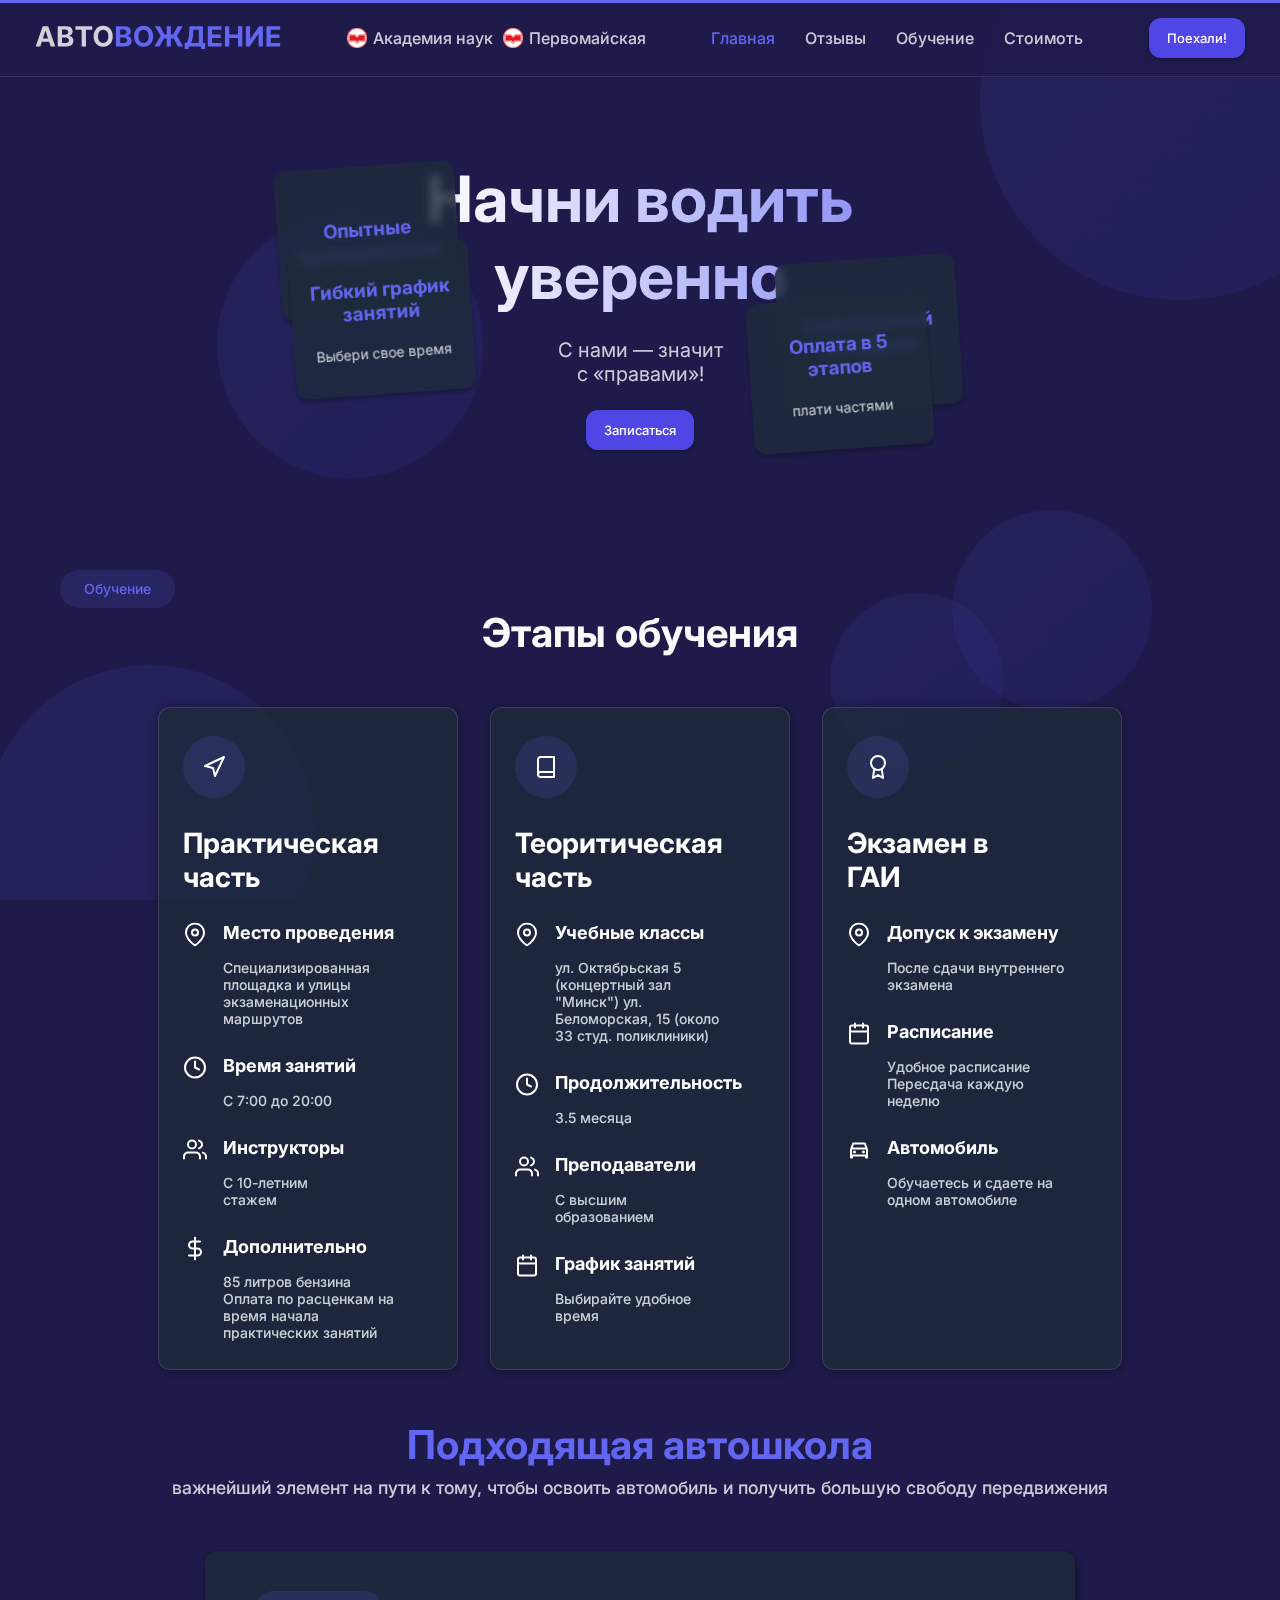
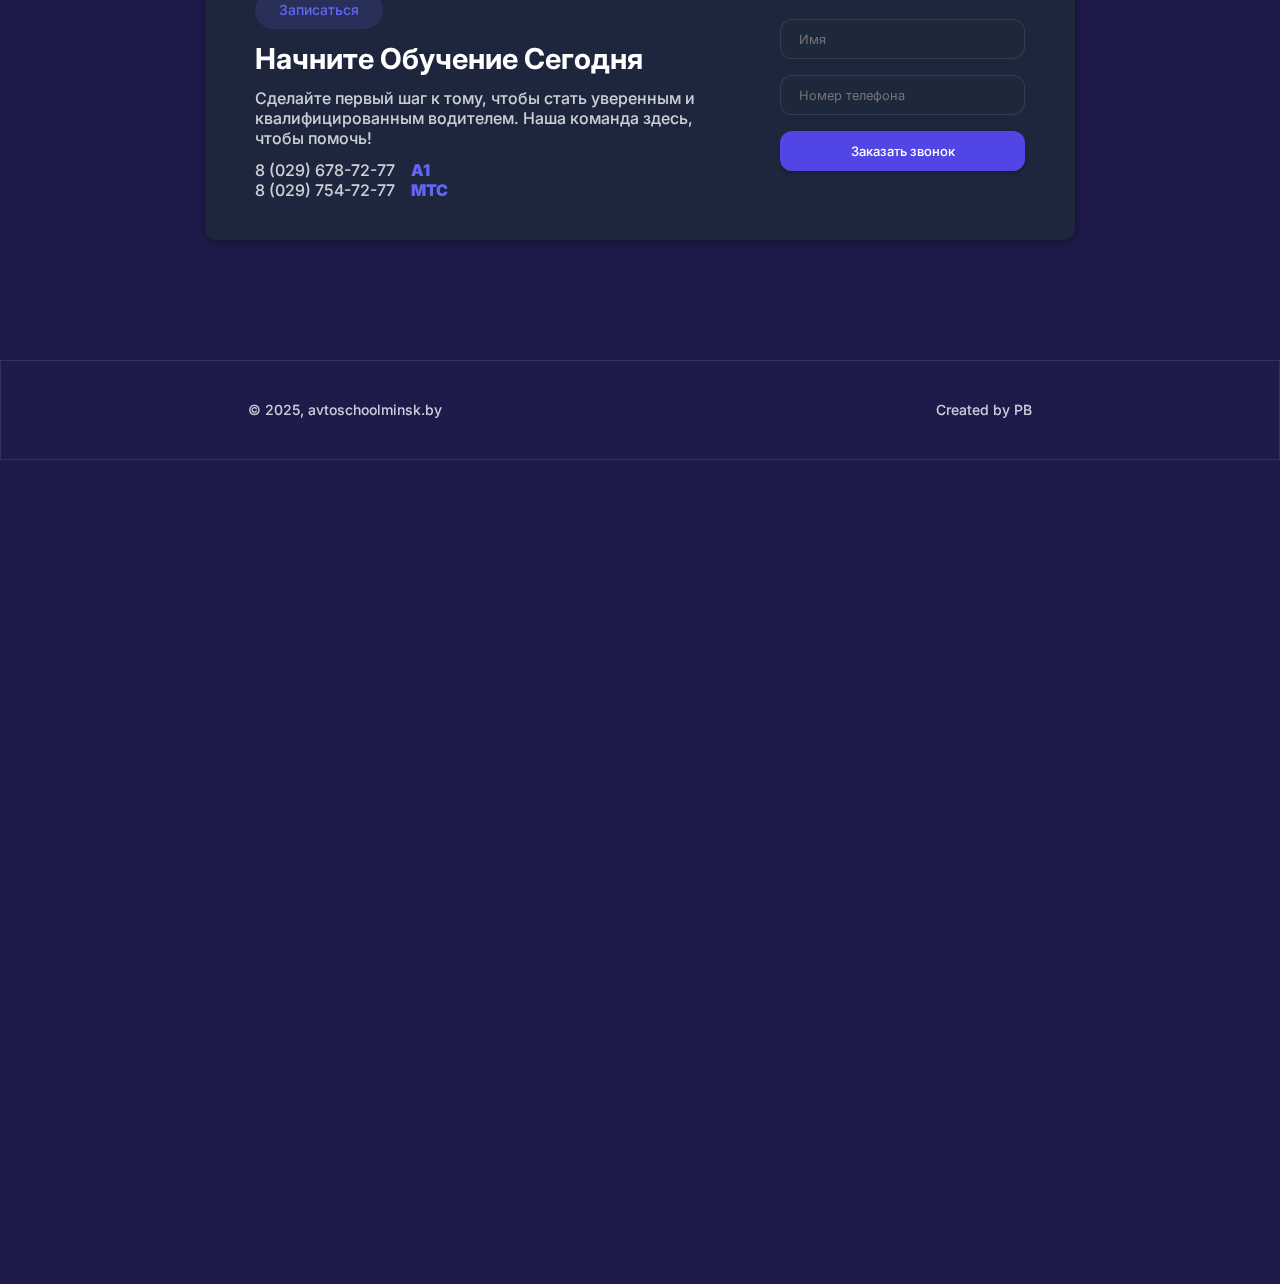
<file: index.html>
<!DOCTYPE html>
<html lang="en">
<head>
    <meta charset="UTF-8">
    <meta http-equiv="refresh" content="0;URL=./html/main_page.html">
    <meta name="viewport" content="width=device-width, initial-scale=1.0">
    <title>Document</title>
</head>
<body>
    
</body>
</html>
</file>
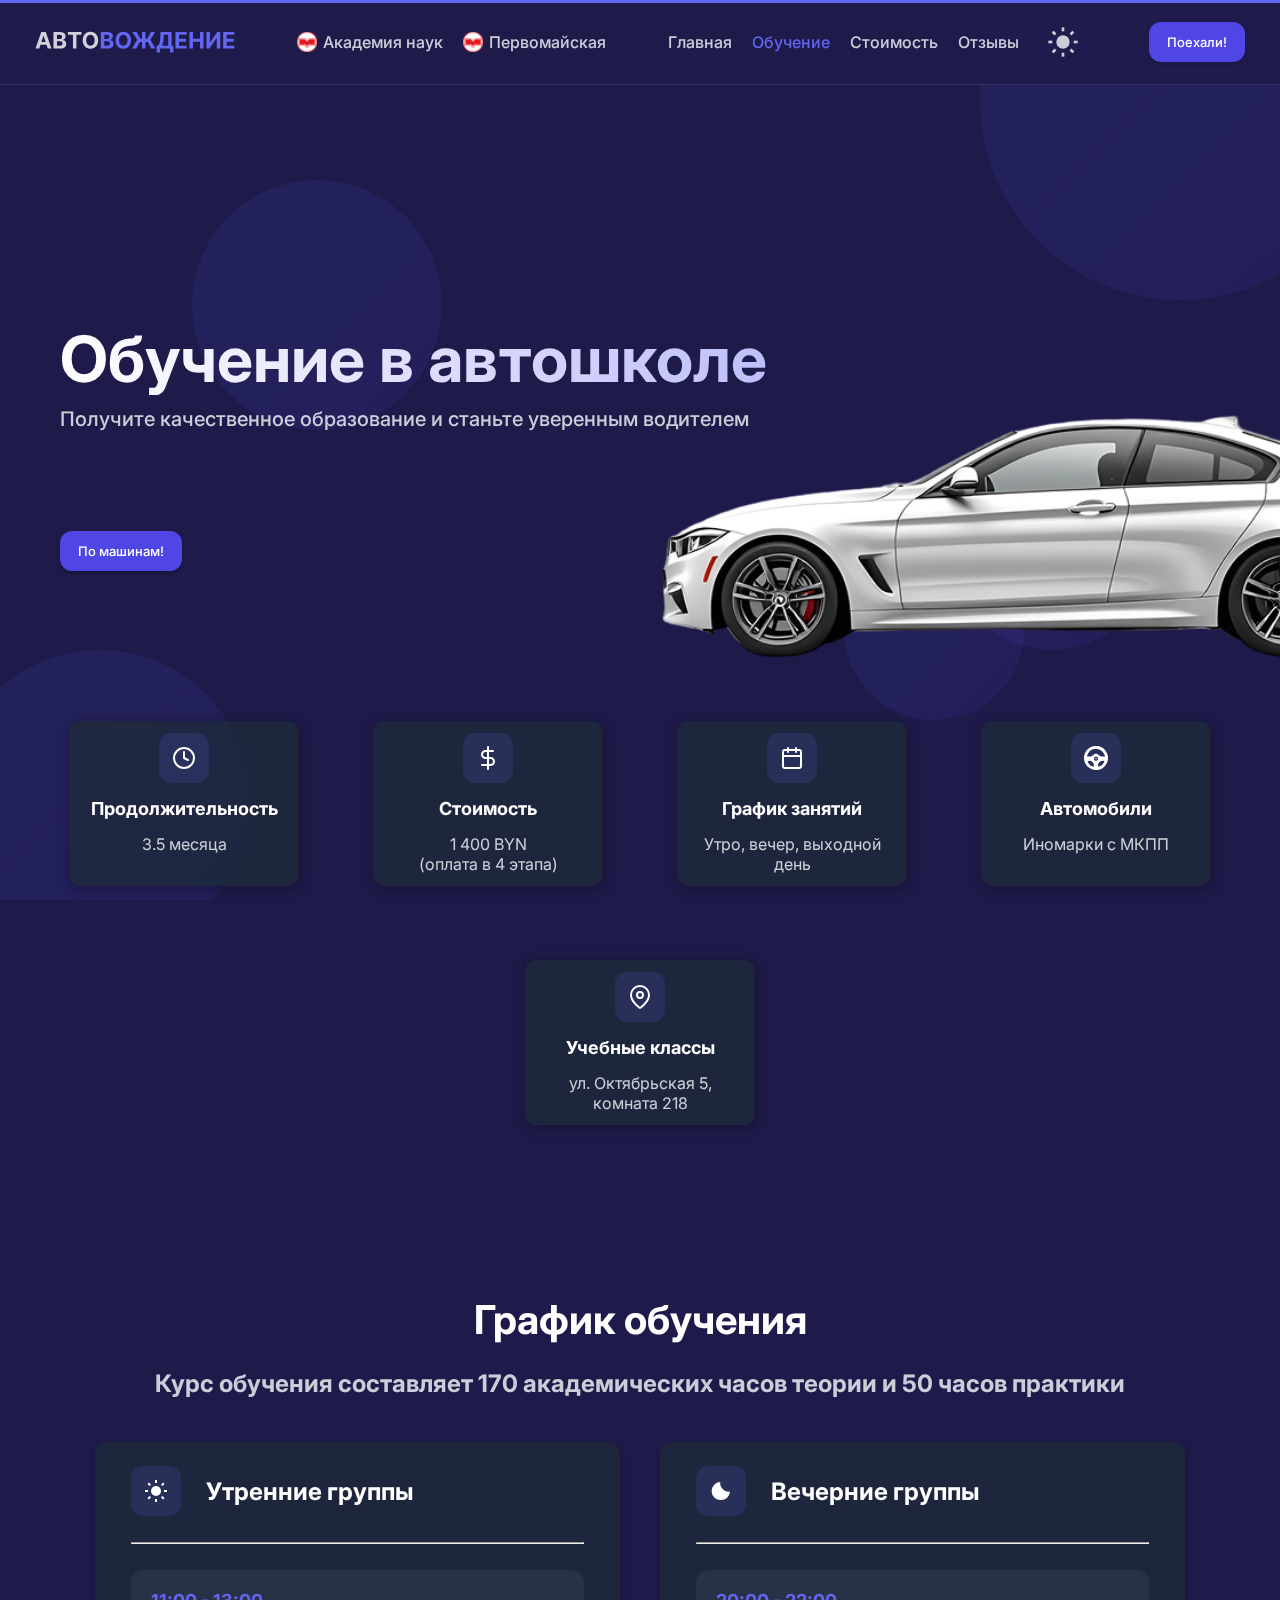
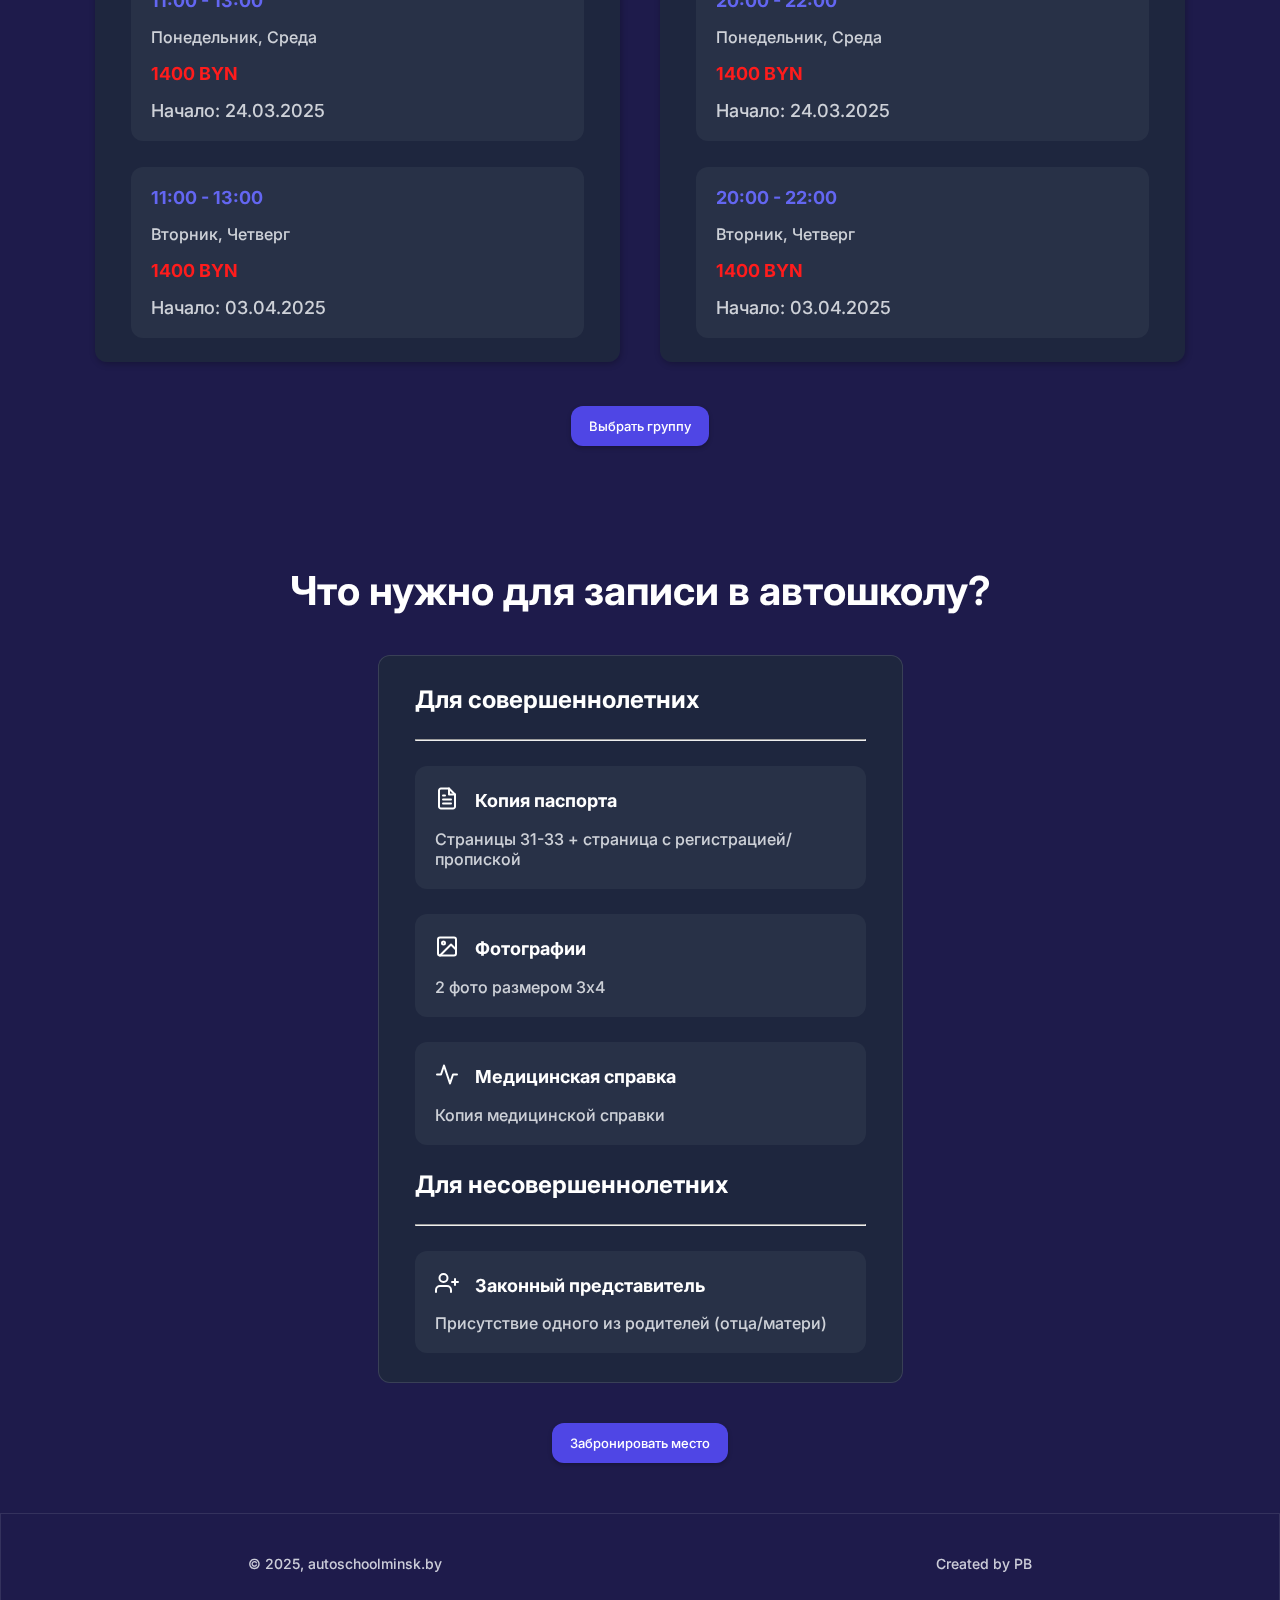
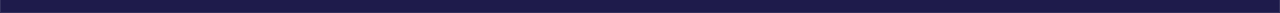
<file: html/learning_page.html>
<!DOCTYPE html>
<html lang="en">
  <head>
    <meta charset="UTF-8" />
    <meta name="viewport" content="width=device-width, initial-scale=1.0" />
    <link rel="stylesheet" href="../styles/css/style.css" />
    <link rel="stylesheet" href="../styles/learning-page/css/style.css" />
    <link rel="icon" sizes="any" href="../assets/favicon.png" />
    <script defer src="../js/base.js"></script>
    <script defer src="../js/modal.js"></script>
    <script defer src="../js/main_modal.js"></script>
    <script defer src="../js/burger_menu.js"></script>
    <script defer src="../js/hide_header.js"></script>
    <script defer src="../js/progressbar.js"></script>
    <script defer src="../js/toggleTheme.js"></script>
    <script defer src="../js/car_light.js"></script>
    <title>Обучение</title>
  </head>
  <body>
    <div class="progress-bar">
      <div class="progress-bar__line"></div>
    </div>

    <div class="animated-bg">
      <div class="gradient-sphere sphere-1"></div>
      <div class="gradient-sphere sphere-2"></div>
      <div class="gradient-sphere sphere-3"></div>
      <div class="gradient-sphere sphere-4"></div>
      <div class="gradient-sphere sphere-5"></div>
    </div>

    <header class="header">
      <div class="header__container">
        <div class="header__logo">
          <svg
            xmlns="http://www.w3.org/2000/svg"
            width="246"
            height="26"
            viewBox="0 0 246 21"
            fill="none"
          >
            <path
              d="M5.27983 21H0.666193L7.69602 0.636363H13.2443L20.2642 21H15.6506L10.5497 5.28977H10.3906L5.27983 21ZM4.99148 12.9957H15.8892V16.3565H4.99148V12.9957ZM22.7152 21V0.636363H30.8686C32.3667 0.636363 33.6162 0.858428 34.6172 1.30256C35.6181 1.74669 36.3705 2.36316 36.8743 3.15199C37.3781 3.93419 37.63 4.8357 37.63 5.85653C37.63 6.65199 37.4709 7.35133 37.1527 7.95455C36.8345 8.55114 36.397 9.04167 35.8402 9.42614C35.29 9.80398 34.6603 10.0724 33.951 10.2315V10.4304C34.7266 10.4635 35.4524 10.6823 36.1286 11.0866C36.8113 11.491 37.3648 12.0578 37.7891 12.7869C38.2133 13.5095 38.4254 14.3712 38.4254 15.3722C38.4254 16.4527 38.157 17.4171 37.62 18.2656C37.0897 19.1075 36.3042 19.7737 35.2635 20.2642C34.2228 20.7547 32.9401 21 31.4155 21H22.7152ZM27.0206 17.4801H30.5305C31.7304 17.4801 32.6054 17.2514 33.1555 16.794C33.7057 16.33 33.9808 15.7135 33.9808 14.9446C33.9808 14.3812 33.8449 13.884 33.5732 13.4531C33.3014 13.0223 32.9136 12.6842 32.4098 12.4389C31.9126 12.1937 31.3194 12.071 30.63 12.071H27.0206V17.4801ZM27.0206 9.15767H30.2124C30.8023 9.15767 31.326 9.05492 31.7834 8.84943C32.2474 8.63731 32.612 8.33902 32.8771 7.95455C33.1489 7.57008 33.2848 7.10938 33.2848 6.57244C33.2848 5.83665 33.023 5.24337 32.4993 4.79261C31.9822 4.34186 31.2464 4.11648 30.2919 4.11648H27.0206V9.15767ZM40.4513 4.18608V0.636363H57.1758V4.18608H50.9414V21H46.6857V4.18608H40.4513ZM77.7134 10.8182C77.7134 13.0388 77.2925 14.928 76.4506 16.4858C75.6154 18.0436 74.4753 19.2334 73.0302 20.0554C71.5917 20.8707 69.9743 21.2784 68.1779 21.2784C66.3683 21.2784 64.7442 20.8674 63.3058 20.0455C61.8673 19.2235 60.7305 18.0336 59.8952 16.4759C59.06 14.9181 58.6424 13.0322 58.6424 10.8182C58.6424 8.59754 59.06 6.70833 59.8952 5.15057C60.7305 3.5928 61.8673 2.40625 63.3058 1.59091C64.7442 0.768939 66.3683 0.357954 68.1779 0.357954C69.9743 0.357954 71.5917 0.768939 73.0302 1.59091C74.4753 2.40625 75.6154 3.5928 76.4506 5.15057C77.2925 6.70833 77.7134 8.59754 77.7134 10.8182ZM73.3484 10.8182C73.3484 9.37973 73.1329 8.16667 72.7021 7.17898C72.2778 6.19129 71.6779 5.44224 70.9023 4.93182C70.1268 4.4214 69.2186 4.16619 68.1779 4.16619C67.1372 4.16619 66.229 4.4214 65.4535 4.93182C64.6779 5.44224 64.0747 6.19129 63.6438 7.17898C63.2196 8.16667 63.0075 9.37973 63.0075 10.8182C63.0075 12.2566 63.2196 13.4697 63.6438 14.4574C64.0747 15.4451 64.6779 16.1941 65.4535 16.7045C66.229 17.215 67.1372 17.4702 68.1779 17.4702C69.2186 17.4702 70.1268 17.215 70.9023 16.7045C71.6779 16.1941 72.2778 15.4451 72.7021 14.4574C73.1329 13.4697 73.3484 12.2566 73.3484 10.8182Z"
              fill="white"
              fill-opacity="0.8"
            />
            <path
              d="M80.9027 21V0.636363H89.0561C90.5542 0.636363 91.8037 0.858428 92.8047 1.30256C93.8056 1.74669 94.558 2.36316 95.0618 3.15199C95.5656 3.93419 95.8175 4.8357 95.8175 5.85653C95.8175 6.65199 95.6584 7.35133 95.3402 7.95455C95.022 8.55114 94.5845 9.04167 94.0277 9.42614C93.4775 9.80398 92.8478 10.0724 92.1385 10.2315V10.4304C92.9141 10.4635 93.6399 10.6823 94.3161 11.0866C94.9988 11.491 95.5523 12.0578 95.9766 12.7869C96.4008 13.5095 96.6129 14.3712 96.6129 15.3722C96.6129 16.4527 96.3445 17.4171 95.8075 18.2656C95.2772 19.1075 94.4917 19.7737 93.451 20.2642C92.4103 20.7547 91.1276 21 89.603 21H80.9027ZM85.2081 17.4801H88.718C89.9179 17.4801 90.7929 17.2514 91.343 16.794C91.8932 16.33 92.1683 15.7135 92.1683 14.9446C92.1683 14.3812 92.0324 13.884 91.7607 13.4531C91.4889 13.0223 91.1011 12.6842 90.5973 12.4389C90.1001 12.1937 89.5069 12.071 88.8175 12.071H85.2081V17.4801ZM85.2081 9.15767H88.3999C88.9898 9.15767 89.5135 9.05492 89.9709 8.84943C90.4349 8.63731 90.7995 8.33902 91.0646 7.95455C91.3364 7.57008 91.4723 7.10938 91.4723 6.57244C91.4723 5.83665 91.2105 5.24337 90.6868 4.79261C90.1697 4.34186 89.4339 4.11648 88.4794 4.11648H85.2081V9.15767ZM118.127 10.8182C118.127 13.0388 117.707 14.928 116.865 16.4858C116.029 18.0436 114.889 19.2334 113.444 20.0554C112.006 20.8707 110.388 21.2784 108.592 21.2784C106.782 21.2784 105.158 20.8674 103.72 20.0455C102.281 19.2235 101.145 18.0336 100.309 16.4759C99.4741 14.9181 99.0565 13.0322 99.0565 10.8182C99.0565 8.59754 99.4741 6.70833 100.309 5.15057C101.145 3.5928 102.281 2.40625 103.72 1.59091C105.158 0.768939 106.782 0.357954 108.592 0.357954C110.388 0.357954 112.006 0.768939 113.444 1.59091C114.889 2.40625 116.029 3.5928 116.865 5.15057C117.707 6.70833 118.127 8.59754 118.127 10.8182ZM113.762 10.8182C113.762 9.37973 113.547 8.16667 113.116 7.17898C112.692 6.19129 112.092 5.44224 111.316 4.93182C110.541 4.4214 109.633 4.16619 108.592 4.16619C107.551 4.16619 106.643 4.4214 105.868 4.93182C105.092 5.44224 104.489 6.19129 104.058 7.17898C103.634 8.16667 103.422 9.37973 103.422 10.8182C103.422 12.2566 103.634 13.4697 104.058 14.4574C104.489 15.4451 105.092 16.1941 105.868 16.7045C106.643 17.215 107.551 17.4702 108.592 17.4702C109.633 17.4702 110.541 17.215 111.316 16.7045C112.092 16.1941 112.692 15.4451 113.116 14.4574C113.547 13.4697 113.762 12.2566 113.762 10.8182ZM135.871 0.636363V21H131.695V0.636363H135.871ZM119.395 21L125.779 10.2614L119.664 0.636363H124.963L129.537 9.01847H138.138L142.593 0.636363H147.873L141.907 10.2315L148.171 21H143.03L138.725 12.9957H128.911L124.496 21H119.395ZM149.635 25.9119V17.5696H151.017C151.488 17.2315 151.919 16.7543 152.31 16.1378C152.701 15.5147 153.036 14.6562 153.314 13.5625C153.592 12.4621 153.791 11.0237 153.911 9.24716L154.487 0.636363H167.96V17.5696H170.188V25.892H166.051V21H153.771V25.9119H149.635ZM155.989 17.5696H163.824V4.18608H158.365L158.047 9.24716C157.961 10.5928 157.818 11.786 157.619 12.8267C157.427 13.8674 157.192 14.7789 156.913 15.5611C156.642 16.3366 156.333 17.0062 155.989 17.5696ZM172.805 21V0.636363H186.527V4.18608H177.11V9.03835H185.821V12.5881H177.11V17.4503H186.566V21H172.805ZM189.95 21V0.636363H194.255V9.03835H202.995V0.636363H207.29V21H202.995V12.5881H194.255V21H189.95ZM210.84 0.636363H215.136V13.4432H215.305L224.104 0.636363H227.873V21H223.567V8.18324H223.418L214.569 21H210.84V0.636363ZM231.43 21V0.636363H245.152V4.18608H235.735V9.03835H244.446V12.5881H235.735V17.4503H245.191V21H231.43Z"
              fill="#6366F1"
            />
          </svg>
        </div>
        <button class="header__burger">
          <span></span>
        </button>
        <div class="header__location">
          <div class="header__location__item">
            <img src="../assets/Minsk_metro_logo.svg 1.svg" alt="">

            <span class="header__location__item__text">Академия наук</span>
          </div>
          <div class="header__location__item">
            <img src="../assets/Minsk_metro_logo.svg 1.svg" alt="">

            <span class="header__location__item__text">Первомайская</span>
          </div>
        </div>
        <nav class="header__nav">
          <ul class="header__nav__list">
            <li class="header__nav__list__item">
              <a href="./main_page.html" class="header__nav__list__item__link"
                >Главная</a
              ><span></span>
            </li>
            <li class="header__nav__list__item active">
              <a
                href="./learning_page.html"
                class="header__nav__list__item__link"
                >Обучение</a
              ><span></span>
            </li>
            <li class="header__nav__list__item">
              <a
                href="./pricing_page.html"
                class="header__nav__list__item__link"
                >Стоимость</a
              >
              <span></span>
            </li>
            <li class="header__nav__list__item">
              <a href="./review_page.html" class="header__nav__list__item__link">Отзывы</a
              ><span></span>
            </li>
            <button
              id="themeToggleBtn"
              onclick="toggleTheme()"
              aria-label="Сменить тему"
            >
              <div id="iconWrapper">
                <!-- Солнце -->
                <svg
                  id="sunIcon"
                  class="icon show"
                  viewBox="0 0 24 24"
                  fill="none"
                  width="32"
                  height="32"
                  xmlns="http://www.w3.org/2000/svg"
                >
                  <circle cx="12" cy="12" r="5" fill="#F8FAFCCC" />
                  <g stroke="#F8FAFCCC" stroke-width="2">
                    <line x1="12" y1="1" x2="12" y2="4" />
                    <line x1="12" y1="20" x2="12" y2="23" />
                    <line x1="4.22" y1="4.22" x2="6.34" y2="6.34" />
                    <line x1="17.66" y1="17.66" x2="19.78" y2="19.78" />
                    <line x1="1" y1="12" x2="4" y2="12" />
                    <line x1="20" y1="12" x2="23" y2="12" />
                    <line x1="4.22" y1="19.78" x2="6.34" y2="17.66" />
                    <line x1="17.66" y1="6.34" x2="19.78" y2="4.22" />
                  </g>
                </svg>

                <!-- Луна -->
                <svg
                  id="moonIcon"
                  class="icon hide"
                  viewBox="0 0 24 24"
                  fill="#1E293BCC"
                  width="32"
                  height="32"
                  xmlns="http://www.w3.org/2000/svg"
                >
                  <path
                    d="M21 12.79A9 9 0 0111.21 3 7 7 0 0012 21a9 9 0 009-8.21z"
                  />
                </svg>
              </div>
            </button>
          </ul>
        </nav>
        <div class="header__action">
          <button class="header__action__button button" data-btn="open_modal">
            Поехали!
          </button>
        </div>
      </div>
      <div class="header__mobile">
        <nav class="header__nav mobile">
          <ul class="header__nav__list">
            <li class="header__nav__list__item">
              <a
                href="./main_page.html"
                class="header__nav__list__item__link"
                >Главная</a
              ><span></span>
            </li>
            <li class="header__nav__list__item active">
              <a
                href="./learning_page.html"
                class="header__nav__list__item__link"
                >Обучение</a
              ><span></span>
            </li>
            <li class="header__nav__list__item">
              <a
                href="./pricing_page.html"
                class="header__nav__list__item__link"
                >Стоимость</a
              >
              <span></span>
            </li>
            <li class="header__nav__list__item">
              <a href="./review_page.html" class="header__nav__list__item__link">Отзывы</a
              ><span></span>
            </li>
            <li class="header__nav__list__item">
              <button
                id="themeToggleBtn"
                onclick="toggleTheme()"
                aria-label="Сменить тему"
              >
                <div id="iconWrapper">
                  <!-- Солнце -->
                  <svg
                    id="sunIcon"
                    class="icon show"
                    viewBox="0 0 24 24"
                    fill="none"
                    width="32"
                    height="32"
                    xmlns="http://www.w3.org/2000/svg"
                  >
                    <circle cx="12" cy="12" r="5" fill="#F8FAFCCC" />
                    <g stroke="#F8FAFCCC" stroke-width="2">
                      <line x1="12" y1="1" x2="12" y2="4" />
                      <line x1="12" y1="20" x2="12" y2="23" />
                      <line x1="4.22" y1="4.22" x2="6.34" y2="6.34" />
                      <line x1="17.66" y1="17.66" x2="19.78" y2="19.78" />
                      <line x1="1" y1="12" x2="4" y2="12" />
                      <line x1="20" y1="12" x2="23" y2="12" />
                      <line x1="4.22" y1="19.78" x2="6.34" y2="17.66" />
                      <line x1="17.66" y1="6.34" x2="19.78" y2="4.22" />
                    </g>
                  </svg>

                  <!-- Луна -->
                  <svg
                    id="moonIcon"
                    class="icon hide"
                    viewBox="0 0 24 24"
                    fill="#1E293BCC"
                    width="32"
                    height="32"
                    xmlns="http://www.w3.org/2000/svg"
                  >
                    <path
                      d="M21 12.79A9 9 0 0111.21 3 7 7 0 0012 21a9 9 0 009-8.21z"
                    />
                  </svg>
                </div>
              </button>
            </li>
          </ul>
        </nav>
      </div>
    </header>

    <main class="main">
      <section class="hero">
        <div class="container">
          <div class="hero__text">
            <h1 class="hero__title">Обучение в автошколе</h1>
            <p class="hero__subtitle">
              Получите качественное образование и станьте уверенным водителем
            </p>
          </div>
          <div class="hero__action">
            <button
              id="light_on"
              data-btn="open_modal"
              class="hero__action__button button"
            >
              По машинам!
            </button>
          </div>
          <img src="../assets/car_img.png" alt="Car image" class="hero__img" />
          <img
            src="../assets/car_img_lamp.png"
            alt="Car image"
            class="hero__img img--on"
          />
        </div>
      </section>

      <section class="info">
        <div class="container">
          <div class="info__card">
            <div class="info__card__body">
              <div class="info__card__logo">
                <svg
                  xmlns="http://www.w3.org/2000/svg"
                  width="24"
                  height="24"
                  viewBox="0 0 24 24"
                  fill="none"
                >
                  <path
                    d="M12 22C17.5228 22 22 17.5228 22 12C22 6.47715 17.5228 2 12 2C6.47715 2 2 6.47715 2 12C2 17.5228 6.47715 22 12 22Z"
                    stroke="currentColor"
                    stroke-width="2"
                    stroke-linecap="round"
                    stroke-linejoin="round"
                  />
                  <path
                    d="M12 6V12L16 14"
                    stroke="currentColor"
                    stroke-width="2"
                    stroke-linecap="round"
                    stroke-linejoin="round"
                  />
                </svg>
              </div>
              <div class="info__card__title">Продолжительность</div>
              <div class="info__card__text">3.5 месяца</div>
            </div>
          </div>
          <div class="info__card">
            <div class="info__card__body">
              <div class="info__card__logo">
                <svg
                  xmlns="http://www.w3.org/2000/svg"
                  width="24"
                  height="24"
                  viewBox="0 0 24 24"
                  fill="none"
                >
                  <path
                    d="M12 1V23"
                    stroke="currentColor"
                    stroke-width="2"
                    stroke-linecap="round"
                    stroke-linejoin="round"
                  />
                  <path
                    d="M17 5H9.5C8.57174 5 7.6815 5.36875 7.02513 6.02513C6.36875 6.6815 6 7.57174 6 8.5C6 9.42826 6.36875 10.3185 7.02513 10.9749C7.6815 11.6313 8.57174 12 9.5 12H14.5C15.4283 12 16.3185 12.3687 16.9749 13.0251C17.6313 13.6815 18 14.5717 18 15.5C18 16.4283 17.6313 17.3185 16.9749 17.9749C16.3185 18.6313 15.4283 19 14.5 19H6"
                    stroke="currentColor"
                    stroke-width="2"
                    stroke-linecap="round"
                    stroke-linejoin="round"
                  />
                </svg>
              </div>
              <div class="info__card__title">Стоимость</div>
              <div class="info__card__text">
                1 400 BYN<br />
                (оплата в 4 этапа)
              </div>
            </div>
          </div>
          <div class="info__card">
            <div class="info__card__body">
              <div class="info__card__logo">
                <svg
                  xmlns="http://www.w3.org/2000/svg"
                  width="24"
                  height="24"
                  viewBox="0 0 24 24"
                  fill="none"
                >
                  <path
                    d="M19 4H5C3.89543 4 3 4.89543 3 6V20C3 21.1046 3.89543 22 5 22H19C20.1046 22 21 21.1046 21 20V6C21 4.89543 20.1046 4 19 4Z"
                    stroke="currentColor"
                    stroke-width="2"
                    stroke-linecap="round"
                    stroke-linejoin="round"
                  />
                  <path
                    d="M16 2V6"
                    stroke="currentColor"
                    stroke-width="2"
                    stroke-linecap="round"
                    stroke-linejoin="round"
                  />
                  <path
                    d="M8 2V6"
                    stroke="currentColor"
                    stroke-width="2"
                    stroke-linecap="round"
                    stroke-linejoin="round"
                  />
                  <path
                    d="M3 10H21"
                    stroke="currentColor"
                    stroke-width="2"
                    stroke-linecap="round"
                    stroke-linejoin="round"
                  />
                </svg>
              </div>
              <div class="info__card__title">График занятий</div>
              <div class="info__card__text">Утро, вечер, выходной день</div>
            </div>
          </div>
          <div class="info__card">
            <div class="info__card__body">
              <div class="info__card__logo">
                <svg
                  xmlns="http://www.w3.org/2000/svg"
                  width="24"
                  height="24"
                  viewBox="0 0 24 24"
                  fill="none"
                >
                  <g clip-path="url(#clip0_161_87)">
                    <path
                      d="M10.852 0.0515571C8.57852 0.285932 6.43164 1.15312 4.59883 2.56874C4.07852 2.96718 2.96758 4.07812 2.56914 4.59843C1.82852 5.54999 1.1207 6.82031 0.722266 7.89843C0.501953 8.49843 0.220703 9.61875 0.112891 10.3359C-0.00898438 11.1234 -0.00898438 12.8719 0.112891 13.6641C0.220703 14.3719 0.501953 15.4969 0.726953 16.1062C1.12539 17.1891 1.82852 18.45 2.56914 19.4016C2.94883 19.8937 4.02227 20.9766 4.50039 21.3562C5.46133 22.1109 6.80664 22.875 7.89414 23.2734C8.50352 23.4984 9.62852 23.7797 10.3363 23.8875C11.0301 23.9906 12.8301 24.0094 13.477 23.9156C15.7363 23.5922 17.6395 22.7953 19.402 21.4312C19.8895 21.0562 20.9723 19.9875 21.3566 19.5C22.1113 18.5437 22.8707 17.1984 23.2738 16.1062C23.4988 15.4969 23.7801 14.3719 23.8879 13.6641C23.9535 13.2422 23.9723 12.825 23.9723 12C23.9723 11.175 23.9535 10.7578 23.8879 10.3359C23.7801 9.62812 23.4988 8.50312 23.2738 7.89375C22.866 6.7875 22.116 5.46562 21.3566 4.49999C20.9863 4.03593 19.9504 2.99999 19.477 2.62499C17.7895 1.28906 15.8535 0.449995 13.6879 0.117182C13.0973 0.0281196 11.452 -0.0140679 10.852 0.0515571ZM12.8957 2.90624C16.9598 3.31874 20.2504 6.35625 20.9957 10.3734L21.0379 10.6031L19.4113 10.5797C17.6535 10.5562 17.4941 10.5375 16.6926 10.2609C15.9285 9.99843 15.2957 9.59531 14.6066 8.92968C13.7301 8.08593 13.0832 7.80937 12.0004 7.80937C10.9082 7.80937 10.252 8.1 9.34727 8.97656C8.70977 9.59062 8.02539 10.0219 7.26602 10.2797C6.50664 10.5375 6.32852 10.5562 4.58945 10.5797L2.96289 10.6031L3.02852 10.2422C3.24414 9.12187 3.73164 7.93593 4.39258 6.95156C6.27695 4.12968 9.5582 2.56874 12.8957 2.90624ZM12.4316 10.6453C12.8395 10.7297 13.1723 10.9172 13.477 11.2219C14.6863 12.4359 14.0301 14.4844 12.3332 14.775C11.6723 14.8875 11.0207 14.6766 10.5238 14.1797C9.68945 13.3547 9.68945 12.0469 10.5238 11.2266C11.0535 10.7016 11.7285 10.5 12.4316 10.6453ZM6.72695 14.9531C9.08008 15.5625 10.416 18.0094 9.67539 20.3578C9.60977 20.5594 9.52539 20.7375 9.48789 20.7516C9.39414 20.7844 8.66289 20.5266 8.08633 20.2547C6.59102 19.5469 5.31133 18.4312 4.35039 16.9922C4.03164 16.5094 3.49727 15.45 3.53008 15.3609C3.5582 15.2812 4.48633 14.9625 4.93164 14.8781C5.3957 14.7891 6.23945 14.8219 6.72695 14.9531ZM18.9848 14.8641C19.3832 14.925 20.4379 15.2766 20.4707 15.3562C20.4848 15.3891 20.3676 15.6797 20.2129 15.9937C19.2988 17.8594 17.766 19.3781 15.9145 20.2547C15.3379 20.5266 14.6066 20.7844 14.5129 20.7516C14.4191 20.7141 14.227 20.0859 14.1566 19.5984C13.8379 17.4234 15.3379 15.3281 17.5316 14.8828C17.9066 14.8078 18.5816 14.7984 18.9848 14.8641Z"
                      fill="currentColor"
                    />
                    <path
                      d="M11.6625 12.0984C11.4609 12.2016 11.2969 12.4781 11.2969 12.7031C11.2969 12.9375 11.4609 13.2047 11.6719 13.3125C11.7703 13.3641 11.9203 13.4062 12 13.4062C12.3563 13.4062 12.7031 13.0594 12.7031 12.7031C12.7031 12.4688 12.5391 12.2016 12.3281 12.0938C12.0984 11.9766 11.8875 11.9766 11.6625 12.0984Z"
                      fill="currentColor"
                    />
                  </g>
                  <defs>
                    <clipPath id="clip0_161_87">
                      <rect width="24" height="24" fill="white" />
                    </clipPath>
                  </defs>
                </svg>
              </div>
              <div class="info__card__title">Автомобили</div>
              <div class="info__card__text">Иномарки с МКПП</div>
            </div>
          </div>
          <div class="info__card">
            <div class="info__card__body">
              <div class="info__card__logo">
                <svg
                  xmlns="http://www.w3.org/2000/svg"
                  width="24"
                  height="24"
                  viewBox="0 0 24 24"
                  fill="none"
                >
                  <path
                    d="M21 10C21 17 12 23 12 23C12 23 3 17 3 10C3 7.61305 3.94821 5.32387 5.63604 3.63604C7.32387 1.94821 9.61305 1 12 1C14.3869 1 16.6761 1.94821 18.364 3.63604C20.0518 5.32387 21 7.61305 21 10Z"
                    stroke="currentColor"
                    stroke-width="2"
                    stroke-linecap="round"
                    stroke-linejoin="round"
                  />
                  <path
                    d="M12 13C13.6569 13 15 11.6569 15 10C15 8.34315 13.6569 7 12 7C10.3431 7 9 8.34315 9 10C9 11.6569 10.3431 13 12 13Z"
                    stroke="currentColor"
                    stroke-width="2"
                    stroke-linecap="round"
                    stroke-linejoin="round"
                  />
                </svg>
              </div>
              <div class="info__card__title">Учебные классы</div>
              <div class="info__card__text">ул. Октябрьская 5, комната 218</div>
            </div>
          </div>
        </div>
      </section>

      <section class="schedule">
        <div class="container">
          <h2 class="schedule__title">График обучения</h2>
          <h3 class="schedule__subtitle">
            Курс обучения составляет 170 академических часов теории и 50 часов
            практики
          </h3>
          <div class="groups">
            <div class="time-group" id="day-group">
              <header class="time-group__header">
                <div class="time-group__logo">
                  <svg
                    class="icon show"
                    viewBox="0 0 24 24"
                    fill="none"
                    width="32"
                    height="32"
                    xmlns="http://www.w3.org/2000/svg"
                  >
                    <circle cx="12" cy="12" r="5" fill="currentColor" />
                    <g stroke="currentColor" stroke-width="2">
                      <line x1="12" y1="1" x2="12" y2="4" />
                      <line x1="12" y1="20" x2="12" y2="23" />
                      <line x1="4.22" y1="4.22" x2="6.34" y2="6.34" />
                      <line x1="17.66" y1="17.66" x2="19.78" y2="19.78" />
                      <line x1="1" y1="12" x2="4" y2="12" />
                      <line x1="20" y1="12" x2="23" y2="12" />
                      <line x1="4.22" y1="19.78" x2="6.34" y2="17.66" />
                      <line x1="17.66" y1="6.34" x2="19.78" y2="4.22" />
                    </g>
                  </svg>
                </div>
                <h4 class="time-group__title">Утренние группы</h4>
              </header>
              <hr class="time-group__line" />
              <div class="group">
                <div class="group__time">11:00 - 13:00</div>
                <div class="group__days">Понедельник, Среда</div>
                <div class="group__price">1400 BYN</div>
                <div class="group__beginning">Начало: 24.03.2025</div>
              </div>
              <div class="group">
                <div class="group__time">11:00 - 13:00</div>
                <div class="group__days">Вторник, Четверг</div>
                <div class="group__price">1400 BYN</div>
                <div class="group__beginning">Начало: 03.04.2025</div>
              </div>
            </div>
            <div class="time-group" id="evening-group">
              <header class="time-group__header">
                <div class="time-group__logo">
                  <svg
                    class="icon hide"
                    viewBox="0 0 24 24"
                    fill="currentColor"
                    width="32"
                    height="32"
                    xmlns="http://www.w3.org/2000/svg"
                  >
                    <path
                      d="M21 12.79A9 9 0 0111.21 3 7 7 0 0012 21a9 9 0 009-8.21z"
                    />
                  </svg>
                </div>
                <h4 class="time-group__title">Вечерние группы</h4>
              </header>
              <hr class="time-group__line" />
              <div class="group">
                <div class="group__time">20:00 - 22:00</div>
                <div class="group__days">Понедельник, Среда</div>
                <div class="group__price">1400 BYN</div>
                <div class="group__beginning">Начало: 24.03.2025</div>
              </div>
              <div class="group">
                <div class="group__time">20:00 - 22:00</div>
                <div class="group__days">Вторник, Четверг</div>
                <div class="group__price">1400 BYN</div>
                <div class="group__beginning">Начало: 03.04.2025</div>
              </div>
            </div>
          </div>
          <button class="schedule__button button" data-btn="open_modal">
            Выбрать группу
          </button>
        </div>
      </section>

      <section class="needs">
        <div class="container">
          <h2 class="needs__title">Что нужно для записи в автошколу?</h2>
          <div class="needs__cards">
            <div class="card">
              <h4 class="card__title">Для совершеннолетних</h4>
              <hr class="card__line" />
              <div class="card__item">
                <header class="card__item__header">
                  <div class="card__item__logo">
                    <svg
                      xmlns="http://www.w3.org/2000/svg"
                      width="24"
                      height="25"
                      viewBox="0 0 24 25"
                      fill="none"
                    >
                      <path
                        d="M14 2.5H6C5.46957 2.5 4.96086 2.71071 4.58579 3.08579C4.21071 3.46086 4 3.96957 4 4.5V20.5C4 21.0304 4.21071 21.5391 4.58579 21.9142C4.96086 22.2893 5.46957 22.5 6 22.5H18C18.5304 22.5 19.0391 22.2893 19.4142 21.9142C19.7893 21.5391 20 21.0304 20 20.5V8.5L14 2.5Z"
                        stroke="currentColor"
                        stroke-width="2"
                        stroke-linecap="round"
                        stroke-linejoin="round"
                      />
                      <path
                        d="M14 2.5V8.5H20"
                        stroke="currentColor"
                        stroke-width="2"
                        stroke-linecap="round"
                        stroke-linejoin="round"
                      />
                      <path
                        d="M16 13.5H8"
                        stroke="currentColor"
                        stroke-width="2"
                        stroke-linecap="round"
                        stroke-linejoin="round"
                      />
                      <path
                        d="M16 17.5H8"
                        stroke="currentColor"
                        stroke-width="2"
                        stroke-linecap="round"
                        stroke-linejoin="round"
                      />
                      <path
                        d="M10 9.5H9H8"
                        stroke="currentColor"
                        stroke-width="2"
                        stroke-linecap="round"
                        stroke-linejoin="round"
                      />
                    </svg>
                  </div>
                  <h4 class="card__item__title">Копия паспорта</h4>
                </header>
                <p class="card__item__text">
                  Страницы 31-33 + страница с регистрацией/пропиской
                </p>
              </div>
              <div class="card__item">
                <header class="card__item__header">
                  <div class="card__item__logo">
                    <svg
                      xmlns="http://www.w3.org/2000/svg"
                      width="24"
                      height="25"
                      viewBox="0 0 24 25"
                      fill="none"
                    >
                      <path
                        d="M19 3.5H5C3.89543 3.5 3 4.39543 3 5.5V19.5C3 20.6046 3.89543 21.5 5 21.5H19C20.1046 21.5 21 20.6046 21 19.5V5.5C21 4.39543 20.1046 3.5 19 3.5Z"
                        stroke="currentColor"
                        stroke-width="2"
                        stroke-linecap="round"
                        stroke-linejoin="round"
                      />
                      <path
                        d="M8.5 10.5C9.32843 10.5 10 9.82843 10 9C10 8.17157 9.32843 7.5 8.5 7.5C7.67157 7.5 7 8.17157 7 9C7 9.82843 7.67157 10.5 8.5 10.5Z"
                        stroke="currentColor"
                        stroke-width="2"
                        stroke-linecap="round"
                        stroke-linejoin="round"
                      />
                      <path
                        d="M21 15.5L16 10.5L5 21.5"
                        stroke="currentColor"
                        stroke-width="2"
                        stroke-linecap="round"
                        stroke-linejoin="round"
                      />
                    </svg>
                  </div>
                  <h4 class="card__item__title">Фотографии</h4>
                </header>
                <p class="card__item__text">2 фото размером 3х4</p>
              </div>
              <div class="card__item">
                <header class="card__item__header">
                  <div class="card__item__logo">
                    <svg
                      xmlns="http://www.w3.org/2000/svg"
                      width="24"
                      height="25"
                      viewBox="0 0 24 25"
                      fill="none"
                    >
                      <path
                        d="M22 12.5H18L15 21.5L9 3.5L6 12.5H2"
                        stroke="currentColor"
                        stroke-width="2"
                        stroke-linecap="round"
                        stroke-linejoin="round"
                      />
                    </svg>
                  </div>
                  <h4 class="card__item__title">Медицинская справка</h4>
                </header>
                <p class="card__item__text">Копия медицинской справки</p>
              </div>
              <h4 class="card__title">Для несовершеннолетних</h4>
              <hr class="card__line" />
              <div class="card__item">
                <header class="card__item__header">
                  <div class="card__item__logo">
                    <svg
                      xmlns="http://www.w3.org/2000/svg"
                      width="24"
                      height="24"
                      viewBox="0 0 24 24"
                      fill="none"
                      stroke="currentColor"
                      stroke-width="2"
                      stroke-linecap="round"
                      stroke-linejoin="round"
                      class="feather feather-user-plus"
                    >
                      <path
                        d="M16 21v-2a4 4 0 0 0-4-4H5a4 4 0 0 0-4 4v2"
                      ></path>
                      <circle cx="8.5" cy="7" r="4"></circle>
                      <line x1="20" y1="8" x2="20" y2="14"></line>
                      <line x1="23" y1="11" x2="17" y2="11"></line>
                    </svg>
                  </div>
                  <h4 class="card__item__title">Законный представитель</h4>
                </header>
                <p class="card__item__text">
                  Присутствие одного из родителей (отца/матери)
                </p>
              </div>
            </div>
          </div>
          <button class="needs__button button" data-btn="open_modal">
            Забронировать место
          </button>
        </div>
      </section>
    </main>

    <footer class="footer">
      <ul class="footer__content">
        <li class="footer__content__item">© 2025, autoschoolminsk.by</li>
        <li class="footer__content__item">Created by PB</li>
      </ul>
    </footer>
  </body>
</html>
</file>
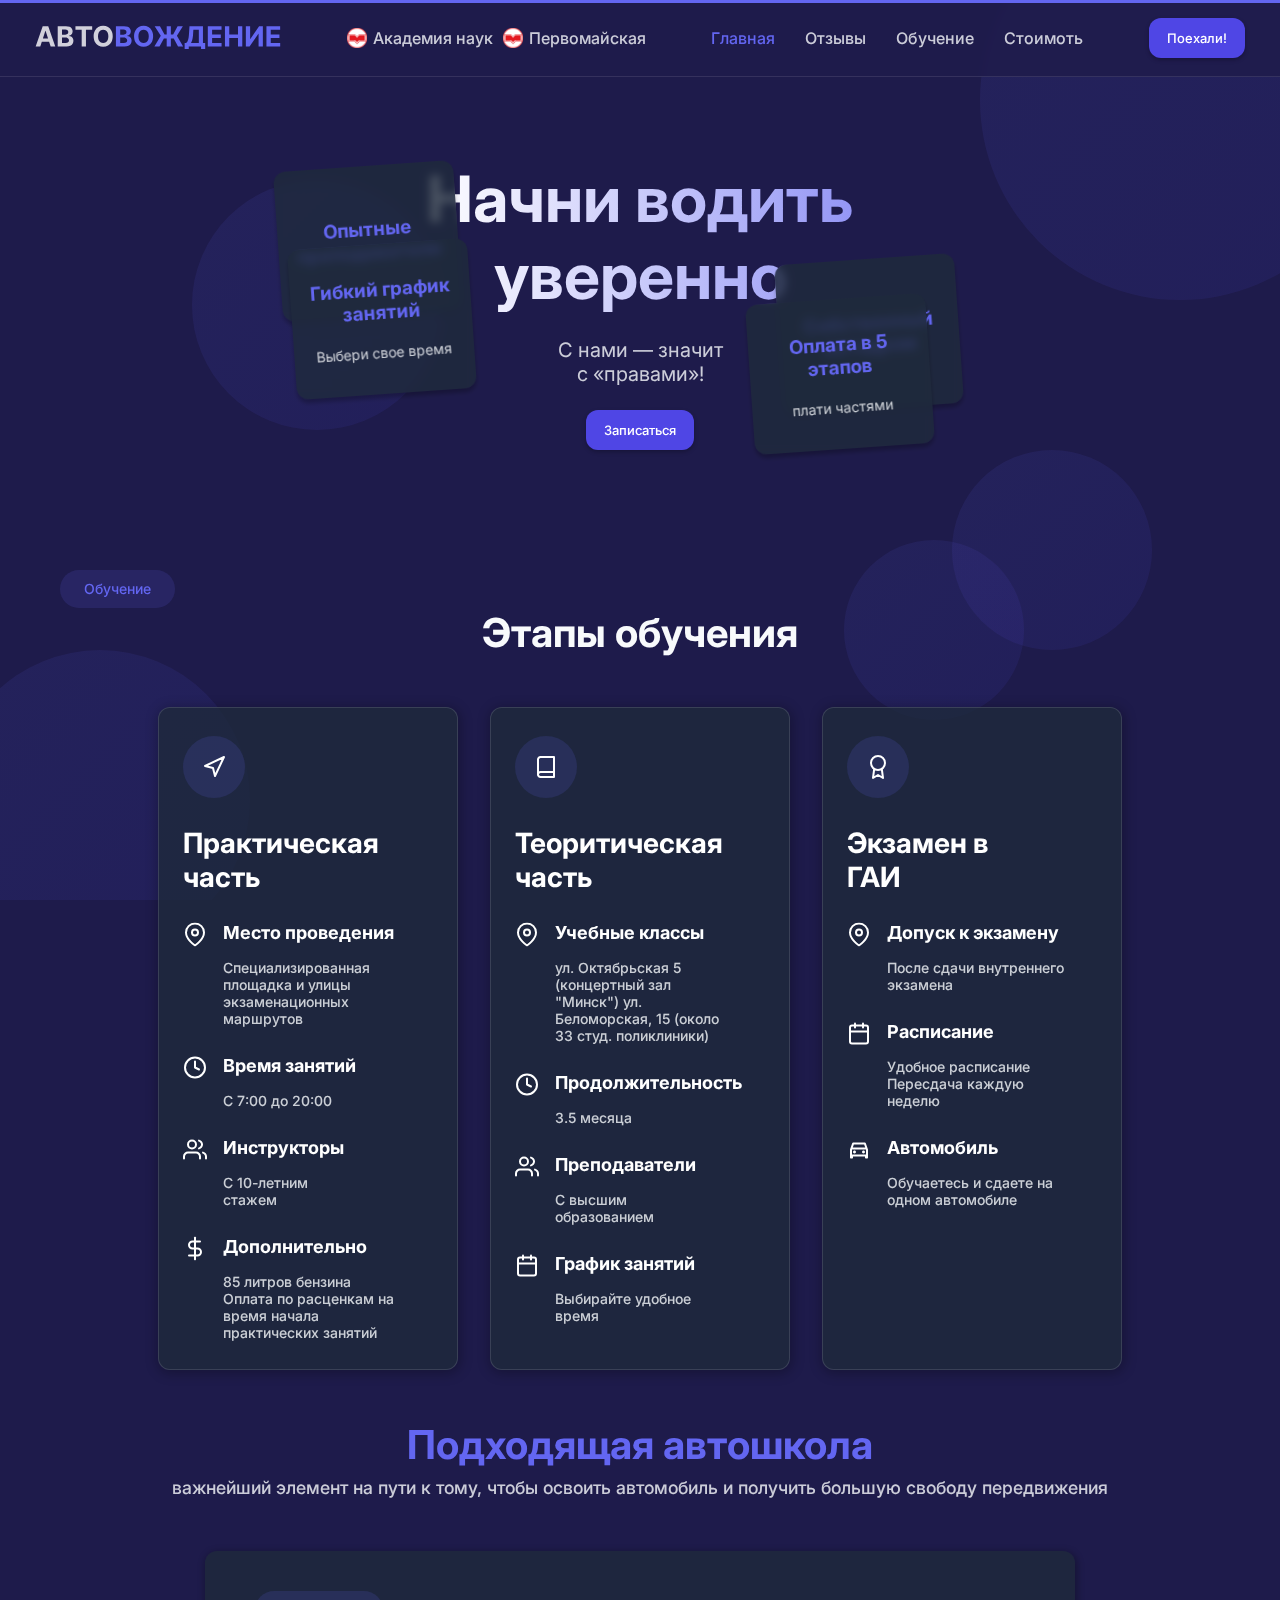
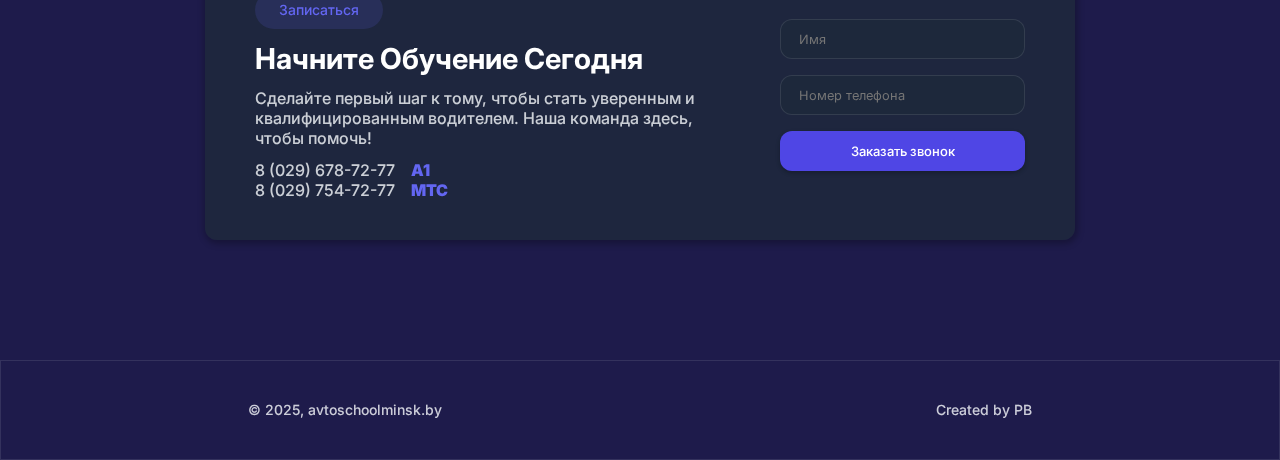
<file: html/main_page.html>
<!DOCTYPE html>
<html lang="en">
  <head>
    <meta charset="UTF-8" />
    <meta name="viewport" content="width=device-width, initial-scale=1.0" />
    <link rel="stylesheet" href="../styles/css/style.css" />
    <link rel="stylesheet" href="../styles/main-page/css/style.css" />
    <title>Автовождение - Главная</title>
    <script defer src="../js/base.js"></script>
    <script defer src="../js/modal.js"></script>
    <script defer src="../js/main_modal.js"></script>
    <script defer src="../js/burger_menu.js"></script>
    <script defer src="../js/hide_header.js"></script>
    <script defer src="../js/progressbar.js"></script>
    <script defer src="../js/toggleTheme.js"></script>
  </head>
  <body class="">

    <div class="progress-bar">
      <div class="progress-bar__line"></div>
    </div>

    <div class="animated-bg">
      <div class="gradient-sphere sphere-1"></div>
      <div class="gradient-sphere sphere-2"></div>
      <div class="gradient-sphere sphere-3"></div>
      <div class="gradient-sphere sphere-4"></div>
      <div class="gradient-sphere sphere-5"></div>
    </div>

    <header class="header">
      <div class="header__container">
        <div class="header__logo">
          <svg
            xmlns="http://www.w3.org/2000/svg"
            width="246"
            height="26"
            viewBox="0 0 246 21"
            fill="none"
          >
            <path
              d="M5.27983 21H0.666193L7.69602 0.636363H13.2443L20.2642 21H15.6506L10.5497 5.28977H10.3906L5.27983 21ZM4.99148 12.9957H15.8892V16.3565H4.99148V12.9957ZM22.7152 21V0.636363H30.8686C32.3667 0.636363 33.6162 0.858428 34.6172 1.30256C35.6181 1.74669 36.3705 2.36316 36.8743 3.15199C37.3781 3.93419 37.63 4.8357 37.63 5.85653C37.63 6.65199 37.4709 7.35133 37.1527 7.95455C36.8345 8.55114 36.397 9.04167 35.8402 9.42614C35.29 9.80398 34.6603 10.0724 33.951 10.2315V10.4304C34.7266 10.4635 35.4524 10.6823 36.1286 11.0866C36.8113 11.491 37.3648 12.0578 37.7891 12.7869C38.2133 13.5095 38.4254 14.3712 38.4254 15.3722C38.4254 16.4527 38.157 17.4171 37.62 18.2656C37.0897 19.1075 36.3042 19.7737 35.2635 20.2642C34.2228 20.7547 32.9401 21 31.4155 21H22.7152ZM27.0206 17.4801H30.5305C31.7304 17.4801 32.6054 17.2514 33.1555 16.794C33.7057 16.33 33.9808 15.7135 33.9808 14.9446C33.9808 14.3812 33.8449 13.884 33.5732 13.4531C33.3014 13.0223 32.9136 12.6842 32.4098 12.4389C31.9126 12.1937 31.3194 12.071 30.63 12.071H27.0206V17.4801ZM27.0206 9.15767H30.2124C30.8023 9.15767 31.326 9.05492 31.7834 8.84943C32.2474 8.63731 32.612 8.33902 32.8771 7.95455C33.1489 7.57008 33.2848 7.10938 33.2848 6.57244C33.2848 5.83665 33.023 5.24337 32.4993 4.79261C31.9822 4.34186 31.2464 4.11648 30.2919 4.11648H27.0206V9.15767ZM40.4513 4.18608V0.636363H57.1758V4.18608H50.9414V21H46.6857V4.18608H40.4513ZM77.7134 10.8182C77.7134 13.0388 77.2925 14.928 76.4506 16.4858C75.6154 18.0436 74.4753 19.2334 73.0302 20.0554C71.5917 20.8707 69.9743 21.2784 68.1779 21.2784C66.3683 21.2784 64.7442 20.8674 63.3058 20.0455C61.8673 19.2235 60.7305 18.0336 59.8952 16.4759C59.06 14.9181 58.6424 13.0322 58.6424 10.8182C58.6424 8.59754 59.06 6.70833 59.8952 5.15057C60.7305 3.5928 61.8673 2.40625 63.3058 1.59091C64.7442 0.768939 66.3683 0.357954 68.1779 0.357954C69.9743 0.357954 71.5917 0.768939 73.0302 1.59091C74.4753 2.40625 75.6154 3.5928 76.4506 5.15057C77.2925 6.70833 77.7134 8.59754 77.7134 10.8182ZM73.3484 10.8182C73.3484 9.37973 73.1329 8.16667 72.7021 7.17898C72.2778 6.19129 71.6779 5.44224 70.9023 4.93182C70.1268 4.4214 69.2186 4.16619 68.1779 4.16619C67.1372 4.16619 66.229 4.4214 65.4535 4.93182C64.6779 5.44224 64.0747 6.19129 63.6438 7.17898C63.2196 8.16667 63.0075 9.37973 63.0075 10.8182C63.0075 12.2566 63.2196 13.4697 63.6438 14.4574C64.0747 15.4451 64.6779 16.1941 65.4535 16.7045C66.229 17.215 67.1372 17.4702 68.1779 17.4702C69.2186 17.4702 70.1268 17.215 70.9023 16.7045C71.6779 16.1941 72.2778 15.4451 72.7021 14.4574C73.1329 13.4697 73.3484 12.2566 73.3484 10.8182Z"
              fill="white"
              fill-opacity="0.8"
            />
            <path
              d="M80.9027 21V0.636363H89.0561C90.5542 0.636363 91.8037 0.858428 92.8047 1.30256C93.8056 1.74669 94.558 2.36316 95.0618 3.15199C95.5656 3.93419 95.8175 4.8357 95.8175 5.85653C95.8175 6.65199 95.6584 7.35133 95.3402 7.95455C95.022 8.55114 94.5845 9.04167 94.0277 9.42614C93.4775 9.80398 92.8478 10.0724 92.1385 10.2315V10.4304C92.9141 10.4635 93.6399 10.6823 94.3161 11.0866C94.9988 11.491 95.5523 12.0578 95.9766 12.7869C96.4008 13.5095 96.6129 14.3712 96.6129 15.3722C96.6129 16.4527 96.3445 17.4171 95.8075 18.2656C95.2772 19.1075 94.4917 19.7737 93.451 20.2642C92.4103 20.7547 91.1276 21 89.603 21H80.9027ZM85.2081 17.4801H88.718C89.9179 17.4801 90.7929 17.2514 91.343 16.794C91.8932 16.33 92.1683 15.7135 92.1683 14.9446C92.1683 14.3812 92.0324 13.884 91.7607 13.4531C91.4889 13.0223 91.1011 12.6842 90.5973 12.4389C90.1001 12.1937 89.5069 12.071 88.8175 12.071H85.2081V17.4801ZM85.2081 9.15767H88.3999C88.9898 9.15767 89.5135 9.05492 89.9709 8.84943C90.4349 8.63731 90.7995 8.33902 91.0646 7.95455C91.3364 7.57008 91.4723 7.10938 91.4723 6.57244C91.4723 5.83665 91.2105 5.24337 90.6868 4.79261C90.1697 4.34186 89.4339 4.11648 88.4794 4.11648H85.2081V9.15767ZM118.127 10.8182C118.127 13.0388 117.707 14.928 116.865 16.4858C116.029 18.0436 114.889 19.2334 113.444 20.0554C112.006 20.8707 110.388 21.2784 108.592 21.2784C106.782 21.2784 105.158 20.8674 103.72 20.0455C102.281 19.2235 101.145 18.0336 100.309 16.4759C99.4741 14.9181 99.0565 13.0322 99.0565 10.8182C99.0565 8.59754 99.4741 6.70833 100.309 5.15057C101.145 3.5928 102.281 2.40625 103.72 1.59091C105.158 0.768939 106.782 0.357954 108.592 0.357954C110.388 0.357954 112.006 0.768939 113.444 1.59091C114.889 2.40625 116.029 3.5928 116.865 5.15057C117.707 6.70833 118.127 8.59754 118.127 10.8182ZM113.762 10.8182C113.762 9.37973 113.547 8.16667 113.116 7.17898C112.692 6.19129 112.092 5.44224 111.316 4.93182C110.541 4.4214 109.633 4.16619 108.592 4.16619C107.551 4.16619 106.643 4.4214 105.868 4.93182C105.092 5.44224 104.489 6.19129 104.058 7.17898C103.634 8.16667 103.422 9.37973 103.422 10.8182C103.422 12.2566 103.634 13.4697 104.058 14.4574C104.489 15.4451 105.092 16.1941 105.868 16.7045C106.643 17.215 107.551 17.4702 108.592 17.4702C109.633 17.4702 110.541 17.215 111.316 16.7045C112.092 16.1941 112.692 15.4451 113.116 14.4574C113.547 13.4697 113.762 12.2566 113.762 10.8182ZM135.871 0.636363V21H131.695V0.636363H135.871ZM119.395 21L125.779 10.2614L119.664 0.636363H124.963L129.537 9.01847H138.138L142.593 0.636363H147.873L141.907 10.2315L148.171 21H143.03L138.725 12.9957H128.911L124.496 21H119.395ZM149.635 25.9119V17.5696H151.017C151.488 17.2315 151.919 16.7543 152.31 16.1378C152.701 15.5147 153.036 14.6562 153.314 13.5625C153.592 12.4621 153.791 11.0237 153.911 9.24716L154.487 0.636363H167.96V17.5696H170.188V25.892H166.051V21H153.771V25.9119H149.635ZM155.989 17.5696H163.824V4.18608H158.365L158.047 9.24716C157.961 10.5928 157.818 11.786 157.619 12.8267C157.427 13.8674 157.192 14.7789 156.913 15.5611C156.642 16.3366 156.333 17.0062 155.989 17.5696ZM172.805 21V0.636363H186.527V4.18608H177.11V9.03835H185.821V12.5881H177.11V17.4503H186.566V21H172.805ZM189.95 21V0.636363H194.255V9.03835H202.995V0.636363H207.29V21H202.995V12.5881H194.255V21H189.95ZM210.84 0.636363H215.136V13.4432H215.305L224.104 0.636363H227.873V21H223.567V8.18324H223.418L214.569 21H210.84V0.636363ZM231.43 21V0.636363H245.152V4.18608H235.735V9.03835H244.446V12.5881H235.735V17.4503H245.191V21H231.43Z"
              fill="#6366F1"
            />
          </svg>
        </div>
        <button class="header__burger">
          <span></span>
        </button>
        <div class="header__location">
          <div class="header__location__item">
            <svg
              width="20"
              height="20"
              viewBox="0 0 20 20"
              fill="none"
              xmlns="http://www.w3.org/2000/svg"
              xmlns:xlink="http://www.w3.org/1999/xlink"
            >
              <rect width="20" height="20" fill="url(#pattern0_81_361)" />
              <defs>
                <pattern
                  id="pattern0_81_361"
                  patternContentUnits="objectBoundingBox"
                  width="1"
                  height="1"
                >
                  <use
                    xlink:href="#image0_81_361"
                    transform="scale(0.0045045)"
                  />
                </pattern>
                <image
                  id="image0_81_361"
                  width="222"
                  height="222"
                  preserveAspectRatio="none"
                  xlink:href="[data-uri]"
                />
              </defs>
            </svg>
            <span class="header__location__item__text">Академия наук</span>
          </div>
          <div class="header__location__item">
            <svg
              width="20"
              height="20"
              viewBox="0 0 20 20"
              fill="none"
              xmlns="http://www.w3.org/2000/svg"
              xmlns:xlink="http://www.w3.org/1999/xlink"
            >
              <rect width="20" height="20" fill="url(#pattern0_81_361)" />
              <defs>
                <pattern
                  id="pattern0_81_361"
                  patternContentUnits="objectBoundingBox"
                  width="1"
                  height="1"
                >
                  <use
                    xlink:href="#image0_81_361"
                    transform="scale(0.0045045)"
                  />
                </pattern>
                <image
                  id="image0_81_361"
                  width="222"
                  height="222"
                  preserveAspectRatio="none"
                  xlink:href="[data-uri]"
                />
              </defs>
            </svg>
            <span class="header__location__item__text">Первомайская</span>
          </div>
        </div>
        <nav class="header__nav">
          <ul class="header__nav__list">
            <li class="header__nav__list__item active">
              <a href="#" class="header__nav__list__item__link">Главная</a
              ><span></span>
            </li>
            <li class="header__nav__list__item">
              <a href="#" class="header__nav__list__item__link">Отзывы</a
              ><span></span>
            </li>
            <li class="header__nav__list__item">
              <a href="#" class="header__nav__list__item__link">Обучение</a>
              <span></span>
            </li>
            <li class="header__nav__list__item">
              <a href="#" class="header__nav__list__item__link">Стоимоть</a
              ><span></span>
            </li>
          </ul>
        </nav>
        <div class="header__action">
          <button class="header__action__button button" data-btn="open_modal">
            Поехали!
          </button>
        </div>
      </div>
      <div class="header__mobile">
        <nav class="header__nav mobile">
          <ul class="header__nav__list">
            <li class="header__nav__list__item active">
              <a href="#" class="header__nav__list__item__link">Главная</a
              ><span></span>
            </li>
            <li class="header__nav__list__item">
              <a href="#" class="header__nav__list__item__link">Отзывы</a
              ><span></span>
            </li>
            <li class="header__nav__list__item">
              <a href="#" class="header__nav__list__item__link">Обучение</a>
              <span></span>
            </li>
            <li class="header__nav__list__item">
              <a href="#" class="header__nav__list__item__link">Стоимоть</a
              ><span></span>
            </li>
          </ul>
        </nav>
      </div>
    </header>

    <main class="main">
      <section class="hero">
        <div class="container">
          <div class="hero__content">
            <h1 class="hero__content__title">Начни водить <br />уверенно</h1>
            <div class="flying-card">
              <h4 class="flying-card__title">Собственный автодром</h4>
            </div>
            <div class="flying-card">
              <h4 class="flying-card__title">Оплата в 5 этапов</h4>
              <p class="flying-card__text">плати частями</p>
            </div>
            <div class="flying-card">
              <h4 class="flying-card__title">Опытные преподаватели</h4>
              <!-- <p class="flying-card__text">плати частями</p> -->
            </div>
            <div class="flying-card">
              <h4 class="flying-card__title">Гибкий график занятий</h4>
              <p class="flying-card__text">Выбери свое время</p>
            </div>
            <h3 class="hero__content__subtitle">
              С нами — значит<br />
              с «правами»!
            </h3>
            <button class="hero__content__button button" data-btn="open_modal">
              Записаться
            </button>
          </div>
        </div>
      </section>

      <section class="stages">
        <div class="container">
          <div class="badge-container">
            <div class="badge">
              <span class="badge__text"> Обучение </span>
            </div>
          </div>

          <h2 class="stages__title">Этапы обучения</h2>

          <div class="stages__cards">
            <div class="stages__cards__item">
              <div class="stages__cards__item__logo">
                <svg
                  width="24"
                  height="24"
                  viewBox="0 0 24 24"
                  fill="none"
                  xmlns="http://www.w3.org/2000/svg"
                >
                  <path
                    d="M3 11L22 2L13 21L11 13L3 11Z"
                    stroke="white"
                    stroke-width="2"
                    stroke-linecap="round"
                    stroke-linejoin="round"
                  />
                </svg>
              </div>
              <h3 class="stages__cards__item__title">
                Практическая <br />часть
              </h3>
              <div class="stages__cards__item__content">
                <div class="stages__cards__item__content__block">
                  <div class="stages__cards__item__content__block__logo">
                    <svg
                      width="24"
                      height="25"
                      viewBox="0 0 24 25"
                      fill="none"
                      xmlns="http://www.w3.org/2000/svg"
                    >
                      <g clip-path="url(#clip0_81_279)">
                        <path
                          d="M21 10.5C21 17.5 12 23.5 12 23.5C12 23.5 3 17.5 3 10.5C3 8.11305 3.94821 5.82387 5.63604 4.13604C7.32387 2.44821 9.61305 1.5 12 1.5C14.3869 1.5 16.6761 2.44821 18.364 4.13604C20.0518 5.82387 21 8.11305 21 10.5Z"
                          stroke="white"
                          stroke-width="2"
                          stroke-linecap="round"
                          stroke-linejoin="round"
                        />
                        <path
                          d="M12 13.5C13.6569 13.5 15 12.1569 15 10.5C15 8.84315 13.6569 7.5 12 7.5C10.3431 7.5 9 8.84315 9 10.5C9 12.1569 10.3431 13.5 12 13.5Z"
                          stroke="white"
                          stroke-width="2"
                          stroke-linecap="round"
                          stroke-linejoin="round"
                        />
                      </g>
                      <defs>
                        <clipPath id="clip0_81_279">
                          <rect
                            width="24"
                            height="24"
                            fill="white"
                            transform="translate(0 0.5)"
                          />
                        </clipPath>
                      </defs>
                    </svg>
                  </div>
                  <div class="stages__cards__item__content__block__content">
                    <h4
                      class="stages__cards__item__content__block__content__title"
                    >
                      Место проведения
                    </h4>
                    <p
                      class="stages__cards__item__content__block__content__text"
                    >
                      Специализированная площадка и улицы экзаменационных
                      маршрутов
                    </p>
                  </div>
                </div>
                <div class="stages__cards__item__content__block">
                  <div class="stages__cards__item__content__block__logo">
                    <svg
                      width="24"
                      height="25"
                      viewBox="0 0 24 25"
                      fill="none"
                      xmlns="http://www.w3.org/2000/svg"
                    >
                      <path
                        d="M12 22.5C17.5228 22.5 22 18.0228 22 12.5C22 6.97715 17.5228 2.5 12 2.5C6.47715 2.5 2 6.97715 2 12.5C2 18.0228 6.47715 22.5 12 22.5Z"
                        stroke="white"
                        stroke-width="2"
                        stroke-linecap="round"
                        stroke-linejoin="round"
                      />
                      <path
                        d="M12 6.5V12.5L16 14.5"
                        stroke="white"
                        stroke-width="2"
                        stroke-linecap="round"
                        stroke-linejoin="round"
                      />
                    </svg>
                  </div>
                  <div class="stages__cards__item__content__block__content">
                    <h4
                      class="stages__cards__item__content__block__content__title"
                    >
                      Время занятий
                    </h4>
                    <p
                      class="stages__cards__item__content__block__content__text"
                    >
                      С 7:00 до 20:00
                    </p>
                  </div>
                </div>
                <div class="stages__cards__item__content__block">
                  <div class="stages__cards__item__content__block__logo">
                    <svg
                      width="24"
                      height="25"
                      viewBox="0 0 24 25"
                      fill="none"
                      xmlns="http://www.w3.org/2000/svg"
                    >
                      <path
                        d="M17 21.5V19.5C17 18.4391 16.5786 17.4217 15.8284 16.6716C15.0783 15.9214 14.0609 15.5 13 15.5H5C3.93913 15.5 2.92172 15.9214 2.17157 16.6716C1.42143 17.4217 1 18.4391 1 19.5V21.5"
                        stroke="white"
                        stroke-width="2"
                        stroke-linecap="round"
                        stroke-linejoin="round"
                      />
                      <path
                        d="M9 11.5C11.2091 11.5 13 9.70914 13 7.5C13 5.29086 11.2091 3.5 9 3.5C6.79086 3.5 5 5.29086 5 7.5C5 9.70914 6.79086 11.5 9 11.5Z"
                        stroke="white"
                        stroke-width="2"
                        stroke-linecap="round"
                        stroke-linejoin="round"
                      />
                      <path
                        d="M23 21.5V19.5C22.9993 18.6137 22.7044 17.7528 22.1614 17.0523C21.6184 16.3519 20.8581 15.8516 20 15.63"
                        stroke="white"
                        stroke-width="2"
                        stroke-linecap="round"
                        stroke-linejoin="round"
                      />
                      <path
                        d="M16 3.63C16.8604 3.85031 17.623 4.35071 18.1676 5.05232C18.7122 5.75392 19.0078 6.61683 19.0078 7.505C19.0078 8.39318 18.7122 9.25608 18.1676 9.95769C17.623 10.6593 16.8604 11.1597 16 11.38"
                        stroke="white"
                        stroke-width="2"
                        stroke-linecap="round"
                        stroke-linejoin="round"
                      />
                    </svg>
                  </div>
                  <div class="stages__cards__item__content__block__content">
                    <h4
                      class="stages__cards__item__content__block__content__title"
                    >
                      Инструкторы
                    </h4>
                    <p
                      class="stages__cards__item__content__block__content__text"
                    >
                      С 10-летним стажем
                    </p>
                  </div>
                </div>
                <div class="stages__cards__item__content__block">
                  <div class="stages__cards__item__content__block__logo">
                    <svg
                      width="24"
                      height="25"
                      viewBox="0 0 24 25"
                      fill="none"
                      xmlns="http://www.w3.org/2000/svg"
                    >
                      <g clip-path="url(#clip0_81_301)">
                        <path
                          d="M12 1.5V23.5"
                          stroke="white"
                          stroke-width="2"
                          stroke-linecap="round"
                          stroke-linejoin="round"
                        />
                        <path
                          d="M17 5.5H9.5C8.57174 5.5 7.6815 5.86875 7.02513 6.52513C6.36875 7.1815 6 8.07174 6 9C6 9.92826 6.36875 10.8185 7.02513 11.4749C7.6815 12.1313 8.57174 12.5 9.5 12.5H14.5C15.4283 12.5 16.3185 12.8687 16.9749 13.5251C17.6313 14.1815 18 15.0717 18 16C18 16.9283 17.6313 17.8185 16.9749 18.4749C16.3185 19.1313 15.4283 19.5 14.5 19.5H6"
                          stroke="white"
                          stroke-width="2"
                          stroke-linecap="round"
                          stroke-linejoin="round"
                        />
                      </g>
                      <defs>
                        <clipPath id="clip0_81_301">
                          <rect
                            width="24"
                            height="24"
                            fill="white"
                            transform="translate(0 0.5)"
                          />
                        </clipPath>
                      </defs>
                    </svg>
                  </div>
                  <div class="stages__cards__item__content__block__content">
                    <h4
                      class="stages__cards__item__content__block__content__title"
                    >
                      Дополнительно
                    </h4>
                    <p
                      class="stages__cards__item__content__block__content__text"
                    >
                      85 литров бензина Оплата по расценкам на время начала
                      практических занятий
                    </p>
                  </div>
                </div>
              </div>
            </div>
            <div class="stages__cards__item">
              <div class="stages__cards__item__logo">
                <svg
                  width="24"
                  height="24"
                  viewBox="0 0 24 24"
                  fill="none"
                  xmlns="http://www.w3.org/2000/svg"
                >
                  <path
                    d="M4 19.5C4 18.837 4.26339 18.2011 4.73223 17.7322C5.20107 17.2634 5.83696 17 6.5 17H20"
                    stroke="white"
                    stroke-width="2"
                    stroke-linecap="round"
                    stroke-linejoin="round"
                  />
                  <path
                    d="M6.5 2H20V22H6.5C5.83696 22 5.20107 21.7366 4.73223 21.2678C4.26339 20.7989 4 20.163 4 19.5V4.5C4 3.83696 4.26339 3.20107 4.73223 2.73223C5.20107 2.26339 5.83696 2 6.5 2Z"
                    stroke="white"
                    stroke-width="2"
                    stroke-linecap="round"
                    stroke-linejoin="round"
                  />
                </svg>
              </div>
              <h3 class="stages__cards__item__title">
                Теоритическая<br />
                часть
              </h3>
              <div class="stages__cards__item__content">
                <div class="stages__cards__item__content__block">
                  <div class="stages__cards__item__content__block__logo">
                    <svg
                      width="24"
                      height="25"
                      viewBox="0 0 24 25"
                      fill="none"
                      xmlns="http://www.w3.org/2000/svg"
                    >
                      <g clip-path="url(#clip0_81_279)">
                        <path
                          d="M21 10.5C21 17.5 12 23.5 12 23.5C12 23.5 3 17.5 3 10.5C3 8.11305 3.94821 5.82387 5.63604 4.13604C7.32387 2.44821 9.61305 1.5 12 1.5C14.3869 1.5 16.6761 2.44821 18.364 4.13604C20.0518 5.82387 21 8.11305 21 10.5Z"
                          stroke="white"
                          stroke-width="2"
                          stroke-linecap="round"
                          stroke-linejoin="round"
                        />
                        <path
                          d="M12 13.5C13.6569 13.5 15 12.1569 15 10.5C15 8.84315 13.6569 7.5 12 7.5C10.3431 7.5 9 8.84315 9 10.5C9 12.1569 10.3431 13.5 12 13.5Z"
                          stroke="white"
                          stroke-width="2"
                          stroke-linecap="round"
                          stroke-linejoin="round"
                        />
                      </g>
                      <defs>
                        <clipPath id="clip0_81_279">
                          <rect
                            width="24"
                            height="24"
                            fill="white"
                            transform="translate(0 0.5)"
                          />
                        </clipPath>
                      </defs>
                    </svg>
                  </div>
                  <div class="stages__cards__item__content__block__content">
                    <h4
                      class="stages__cards__item__content__block__content__title"
                    >
                      Учебные классы
                    </h4>
                    <p
                      class="stages__cards__item__content__block__content__text"
                    >
                      ул. Октябрьская 5 (концертный зал "Минск") ул.
                      Беломорская, 15 (около 33 студ. поликлиники)
                    </p>
                  </div>
                </div>
                <div class="stages__cards__item__content__block">
                  <div class="stages__cards__item__content__block__logo">
                    <svg
                      width="24"
                      height="25"
                      viewBox="0 0 24 25"
                      fill="none"
                      xmlns="http://www.w3.org/2000/svg"
                    >
                      <path
                        d="M12 22.5C17.5228 22.5 22 18.0228 22 12.5C22 6.97715 17.5228 2.5 12 2.5C6.47715 2.5 2 6.97715 2 12.5C2 18.0228 6.47715 22.5 12 22.5Z"
                        stroke="white"
                        stroke-width="2"
                        stroke-linecap="round"
                        stroke-linejoin="round"
                      />
                      <path
                        d="M12 6.5V12.5L16 14.5"
                        stroke="white"
                        stroke-width="2"
                        stroke-linecap="round"
                        stroke-linejoin="round"
                      />
                    </svg>
                  </div>
                  <div class="stages__cards__item__content__block__content">
                    <h4
                      class="stages__cards__item__content__block__content__title"
                    >
                      Продолжительность
                    </h4>
                    <p
                      class="stages__cards__item__content__block__content__text"
                    >
                      3.5 месяца
                    </p>
                  </div>
                </div>
                <div class="stages__cards__item__content__block">
                  <div class="stages__cards__item__content__block__logo">
                    <svg
                      width="24"
                      height="25"
                      viewBox="0 0 24 25"
                      fill="none"
                      xmlns="http://www.w3.org/2000/svg"
                    >
                      <path
                        d="M17 21.5V19.5C17 18.4391 16.5786 17.4217 15.8284 16.6716C15.0783 15.9214 14.0609 15.5 13 15.5H5C3.93913 15.5 2.92172 15.9214 2.17157 16.6716C1.42143 17.4217 1 18.4391 1 19.5V21.5"
                        stroke="white"
                        stroke-width="2"
                        stroke-linecap="round"
                        stroke-linejoin="round"
                      />
                      <path
                        d="M9 11.5C11.2091 11.5 13 9.70914 13 7.5C13 5.29086 11.2091 3.5 9 3.5C6.79086 3.5 5 5.29086 5 7.5C5 9.70914 6.79086 11.5 9 11.5Z"
                        stroke="white"
                        stroke-width="2"
                        stroke-linecap="round"
                        stroke-linejoin="round"
                      />
                      <path
                        d="M23 21.5V19.5C22.9993 18.6137 22.7044 17.7528 22.1614 17.0523C21.6184 16.3519 20.8581 15.8516 20 15.63"
                        stroke="white"
                        stroke-width="2"
                        stroke-linecap="round"
                        stroke-linejoin="round"
                      />
                      <path
                        d="M16 3.63C16.8604 3.85031 17.623 4.35071 18.1676 5.05232C18.7122 5.75392 19.0078 6.61683 19.0078 7.505C19.0078 8.39318 18.7122 9.25608 18.1676 9.95769C17.623 10.6593 16.8604 11.1597 16 11.38"
                        stroke="white"
                        stroke-width="2"
                        stroke-linecap="round"
                        stroke-linejoin="round"
                      />
                    </svg>
                  </div>
                  <div class="stages__cards__item__content__block__content">
                    <h4
                      class="stages__cards__item__content__block__content__title"
                    >
                      Преподаватели
                    </h4>
                    <p
                      class="stages__cards__item__content__block__content__text"
                    >
                      С высшим образованием
                    </p>
                  </div>
                </div>
                <div class="stages__cards__item__content__block">
                  <div class="stages__cards__item__content__block__logo">
                    <svg
                      width="24"
                      height="25"
                      viewBox="0 0 24 25"
                      fill="none"
                      xmlns="http://www.w3.org/2000/svg"
                    >
                      <path
                        d="M19 4.5H5C3.89543 4.5 3 5.39543 3 6.5V20.5C3 21.6046 3.89543 22.5 5 22.5H19C20.1046 22.5 21 21.6046 21 20.5V6.5C21 5.39543 20.1046 4.5 19 4.5Z"
                        stroke="white"
                        stroke-width="2"
                        stroke-linecap="round"
                        stroke-linejoin="round"
                      />
                      <path
                        d="M16 2.5V6.5"
                        stroke="white"
                        stroke-width="2"
                        stroke-linecap="round"
                        stroke-linejoin="round"
                      />
                      <path
                        d="M8 2.5V6.5"
                        stroke="white"
                        stroke-width="2"
                        stroke-linecap="round"
                        stroke-linejoin="round"
                      />
                      <path
                        d="M3 10.5H21"
                        stroke="white"
                        stroke-width="2"
                        stroke-linecap="round"
                        stroke-linejoin="round"
                      />
                    </svg>
                  </div>
                  <div class="stages__cards__item__content__block__content">
                    <h4
                      class="stages__cards__item__content__block__content__title"
                    >
                      График занятий
                    </h4>
                    <p
                      class="stages__cards__item__content__block__content__text"
                    >
                      Выбирайте удобное время
                    </p>
                  </div>
                </div>
              </div>
            </div>
            <div class="stages__cards__item">
              <div class="stages__cards__item__logo">
                <svg
                  width="24"
                  height="24"
                  viewBox="0 0 24 24"
                  fill="none"
                  xmlns="http://www.w3.org/2000/svg"
                >
                  <path
                    d="M12 15C15.866 15 19 11.866 19 8C19 4.13401 15.866 1 12 1C8.13401 1 5 4.13401 5 8C5 11.866 8.13401 15 12 15Z"
                    stroke="white"
                    stroke-width="2"
                    stroke-linecap="round"
                    stroke-linejoin="round"
                  />
                  <path
                    d="M8.21 13.89L7 23L12 20L17 23L15.79 13.88"
                    stroke="white"
                    stroke-width="2"
                    stroke-linecap="round"
                    stroke-linejoin="round"
                  />
                </svg>
              </div>
              <h3 class="stages__cards__item__title">
                Экзамен в<br />
                ГАИ
              </h3>
              <div class="stages__cards__item__content">
                <div class="stages__cards__item__content__block">
                  <div class="stages__cards__item__content__block__logo">
                    <svg
                      width="24"
                      height="25"
                      viewBox="0 0 24 25"
                      fill="none"
                      xmlns="http://www.w3.org/2000/svg"
                    >
                      <g clip-path="url(#clip0_81_279)">
                        <path
                          d="M21 10.5C21 17.5 12 23.5 12 23.5C12 23.5 3 17.5 3 10.5C3 8.11305 3.94821 5.82387 5.63604 4.13604C7.32387 2.44821 9.61305 1.5 12 1.5C14.3869 1.5 16.6761 2.44821 18.364 4.13604C20.0518 5.82387 21 8.11305 21 10.5Z"
                          stroke="white"
                          stroke-width="2"
                          stroke-linecap="round"
                          stroke-linejoin="round"
                        />
                        <path
                          d="M12 13.5C13.6569 13.5 15 12.1569 15 10.5C15 8.84315 13.6569 7.5 12 7.5C10.3431 7.5 9 8.84315 9 10.5C9 12.1569 10.3431 13.5 12 13.5Z"
                          stroke="white"
                          stroke-width="2"
                          stroke-linecap="round"
                          stroke-linejoin="round"
                        />
                      </g>
                      <defs>
                        <clipPath id="clip0_81_279">
                          <rect
                            width="24"
                            height="24"
                            fill="white"
                            transform="translate(0 0.5)"
                          />
                        </clipPath>
                      </defs>
                    </svg>
                  </div>
                  <div class="stages__cards__item__content__block__content">
                    <h4
                      class="stages__cards__item__content__block__content__title"
                    >
                      Допуск к экзамену
                    </h4>
                    <p
                      class="stages__cards__item__content__block__content__text"
                    >
                      После сдачи внутреннего экзамена
                    </p>
                  </div>
                </div>
                <div class="stages__cards__item__content__block">
                  <div class="stages__cards__item__content__block__logo">
                    <svg
                      width="24"
                      height="25"
                      viewBox="0 0 24 25"
                      fill="none"
                      xmlns="http://www.w3.org/2000/svg"
                    >
                      <path
                        d="M19 4.5H5C3.89543 4.5 3 5.39543 3 6.5V20.5C3 21.6046 3.89543 22.5 5 22.5H19C20.1046 22.5 21 21.6046 21 20.5V6.5C21 5.39543 20.1046 4.5 19 4.5Z"
                        stroke="white"
                        stroke-width="2"
                        stroke-linecap="round"
                        stroke-linejoin="round"
                      />
                      <path
                        d="M16 2.5V6.5"
                        stroke="white"
                        stroke-width="2"
                        stroke-linecap="round"
                        stroke-linejoin="round"
                      />
                      <path
                        d="M8 2.5V6.5"
                        stroke="white"
                        stroke-width="2"
                        stroke-linecap="round"
                        stroke-linejoin="round"
                      />
                      <path
                        d="M3 10.5H21"
                        stroke="white"
                        stroke-width="2"
                        stroke-linecap="round"
                        stroke-linejoin="round"
                      />
                    </svg>
                  </div>
                  <div class="stages__cards__item__content__block__content">
                    <h4
                      class="stages__cards__item__content__block__content__title"
                    >
                      Расписание
                    </h4>
                    <p
                      class="stages__cards__item__content__block__content__text"
                    >
                      Удобное расписание Пересдача каждую неделю
                    </p>
                  </div>
                </div>
                <div class="stages__cards__item__content__block">
                  <div class="stages__cards__item__content__block__logo">
                    <svg
                      width="24"
                      height="25"
                      viewBox="0 0 24 25"
                      fill="none"
                      xmlns="http://www.w3.org/2000/svg"
                    >
                      <path
                        d="M6 19.5V20.5C6 20.7833 5.90417 21.0208 5.7125 21.2125C5.52083 21.4042 5.28333 21.5 5 21.5H4C3.71667 21.5 3.47917 21.4042 3.2875 21.2125C3.09583 21.0208 3 20.7833 3 20.5V12.5L5.1 6.5C5.2 6.2 5.37917 5.95833 5.6375 5.775C5.89583 5.59167 6.18333 5.5 6.5 5.5H17.5C17.8167 5.5 18.1042 5.59167 18.3625 5.775C18.6208 5.95833 18.8 6.2 18.9 6.5L21 12.5V20.5C21 20.7833 20.9042 21.0208 20.7125 21.2125C20.5208 21.4042 20.2833 21.5 20 21.5H19C18.7167 21.5 18.4792 21.4042 18.2875 21.2125C18.0958 21.0208 18 20.7833 18 20.5V19.5H6ZM5.8 10.5H18.2L17.15 7.5H6.85L5.8 10.5ZM7.5 16.5C7.91667 16.5 8.27083 16.3542 8.5625 16.0625C8.85417 15.7708 9 15.4167 9 15C9 14.5833 8.85417 14.2292 8.5625 13.9375C8.27083 13.6458 7.91667 13.5 7.5 13.5C7.08333 13.5 6.72917 13.6458 6.4375 13.9375C6.14583 14.2292 6 14.5833 6 15C6 15.4167 6.14583 15.7708 6.4375 16.0625C6.72917 16.3542 7.08333 16.5 7.5 16.5ZM16.5 16.5C16.9167 16.5 17.2708 16.3542 17.5625 16.0625C17.8542 15.7708 18 15.4167 18 15C18 14.5833 17.8542 14.2292 17.5625 13.9375C17.2708 13.6458 16.9167 13.5 16.5 13.5C16.0833 13.5 15.7292 13.6458 15.4375 13.9375C15.1458 14.2292 15 14.5833 15 15C15 15.4167 15.1458 15.7708 15.4375 16.0625C15.7292 16.3542 16.0833 16.5 16.5 16.5ZM5 17.5H19V12.5H5V17.5Z"
                        fill="white"
                      />
                    </svg>
                  </div>
                  <div class="stages__cards__item__content__block__content">
                    <h4
                      class="stages__cards__item__content__block__content__title"
                    >
                      Автомобиль
                    </h4>
                    <p
                      class="stages__cards__item__content__block__content__text"
                    >
                      Обучаетесь и сдаете на одном автомобиле
                    </p>
                  </div>
                </div>
              </div>
            </div>
          </div>
        </div>
      </section>

      <section class="registration">
        <div class="container">
          <h2 class="registration__title">Подходящая автошкола</h2>
          <h3 class="registration__subtitle">
            важнейший элемент на пути к тому, чтобы освоить автомобиль и
            получить большую свободу передвижения
          </h3>
          <div class="registration__call">
            <div class="registration__call__content">
              <div class="registration__call__content__text-container">
                <div class="badge-container">
                  <div class="badge">
                    <span class="badge__text">Записаться</span>
                  </div>
                </div>
                <h4 class="registration__call__content__title">
                  Начните Обучение Сегодня
                </h4>
                <p class="registration__call__content__text">
                  Сделайте первый шаг к тому, чтобы стать уверенным и
                  квалифицированным водителем. Наша команда здесь, чтобы помочь!
                </p>
              </div>
              <div class="registration__call__content__phone-container">
                <p class="registration__call__content__phone">
                  8 (029) 678-72-77 <span>A1</span>
                </p>
                <p class="registration__call__content__phone">
                  8 (029) 754-72-77 <span>МТС</span>
                </p>
              </div>
            </div>
            <div class="registration__call__form">
              <input
                type="text"
                data-name="name"
                class="registration__call__form__input"
                placeholder="Имя"
              />
              <input
                type="text"
                data-name="number"
                class="registration__call__form__input"
                placeholder="Номер телефона"
              />
              <button
                type="submit"
                class="registration__call__form__button button"
              >
                Заказать звонок
              </button>
            </div>
          </div>
        </div>
      </section>
    </main>

    <footer class="footer">
      <ul class="footer__content">
        <li class="footer__content__item">© 2025, avtoschoolminsk.by</li>
        <li class="footer__content__item">Created by PB</li>
      </ul>
    </footer>
  </body>
</html>
</file>
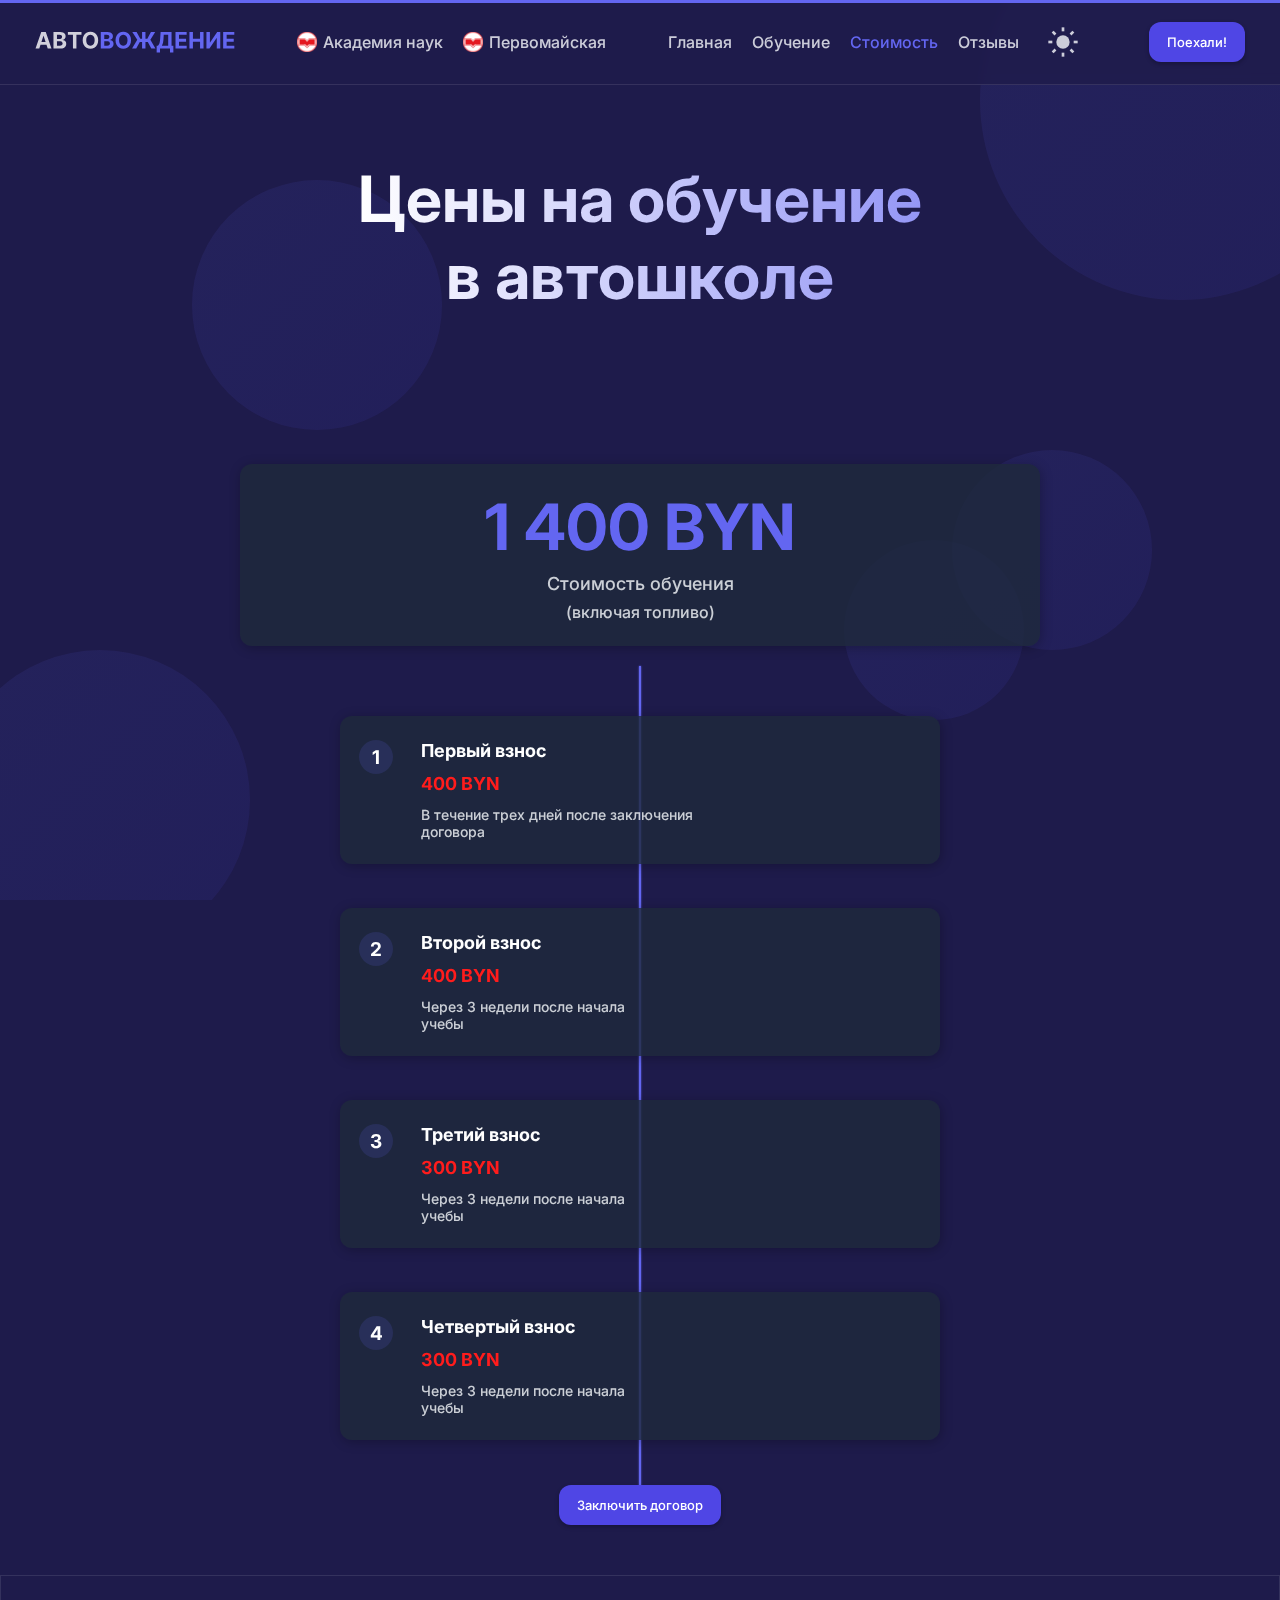
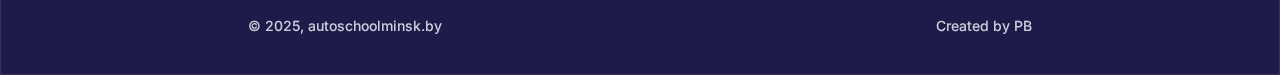
<file: html/pricing_page.html>
<!DOCTYPE html>
<html lang="en">
  <head>
    <meta charset="UTF-8" />
    <meta name="viewport" content="width=device-width, initial-scale=1.0" />
    <link rel="stylesheet" href="../styles/css/style.css" />
    <link rel="stylesheet" href="../styles/pricing-page/css/style.css" />
    <link rel="icon" sizes="any" href="../assets/favicon.png" />
    <script defer src="../js/base.js"></script>
    <script defer src="../js/modal.js"></script>
    <script defer src="../js/main_modal.js"></script>
    <script defer src="../js/burger_menu.js"></script>
    <script defer src="../js/hide_header.js"></script>
    <script defer src="../js/progressbar.js"></script>
    <script defer src="../js/toggleTheme.js"></script>
    <title>Цены на обучение</title>
  </head>
  <body>
    <div class="progress-bar">
      <div class="progress-bar__line"></div>
    </div>
    <div class="animated-bg">
      <div class="gradient-sphere sphere-1"></div>
      <div class="gradient-sphere sphere-2"></div>
      <div class="gradient-sphere sphere-3"></div>
      <div class="gradient-sphere sphere-4"></div>
      <div class="gradient-sphere sphere-5"></div>
    </div>
    <header class="header">
      <div class="header__container">
        <div class="header__logo">
          <svg
            xmlns="http://www.w3.org/2000/svg"
            width="246"
            height="26"
            viewBox="0 0 246 21"
            fill="none"
          >
            <path
              d="M5.27983 21H0.666193L7.69602 0.636363H13.2443L20.2642 21H15.6506L10.5497 5.28977H10.3906L5.27983 21ZM4.99148 12.9957H15.8892V16.3565H4.99148V12.9957ZM22.7152 21V0.636363H30.8686C32.3667 0.636363 33.6162 0.858428 34.6172 1.30256C35.6181 1.74669 36.3705 2.36316 36.8743 3.15199C37.3781 3.93419 37.63 4.8357 37.63 5.85653C37.63 6.65199 37.4709 7.35133 37.1527 7.95455C36.8345 8.55114 36.397 9.04167 35.8402 9.42614C35.29 9.80398 34.6603 10.0724 33.951 10.2315V10.4304C34.7266 10.4635 35.4524 10.6823 36.1286 11.0866C36.8113 11.491 37.3648 12.0578 37.7891 12.7869C38.2133 13.5095 38.4254 14.3712 38.4254 15.3722C38.4254 16.4527 38.157 17.4171 37.62 18.2656C37.0897 19.1075 36.3042 19.7737 35.2635 20.2642C34.2228 20.7547 32.9401 21 31.4155 21H22.7152ZM27.0206 17.4801H30.5305C31.7304 17.4801 32.6054 17.2514 33.1555 16.794C33.7057 16.33 33.9808 15.7135 33.9808 14.9446C33.9808 14.3812 33.8449 13.884 33.5732 13.4531C33.3014 13.0223 32.9136 12.6842 32.4098 12.4389C31.9126 12.1937 31.3194 12.071 30.63 12.071H27.0206V17.4801ZM27.0206 9.15767H30.2124C30.8023 9.15767 31.326 9.05492 31.7834 8.84943C32.2474 8.63731 32.612 8.33902 32.8771 7.95455C33.1489 7.57008 33.2848 7.10938 33.2848 6.57244C33.2848 5.83665 33.023 5.24337 32.4993 4.79261C31.9822 4.34186 31.2464 4.11648 30.2919 4.11648H27.0206V9.15767ZM40.4513 4.18608V0.636363H57.1758V4.18608H50.9414V21H46.6857V4.18608H40.4513ZM77.7134 10.8182C77.7134 13.0388 77.2925 14.928 76.4506 16.4858C75.6154 18.0436 74.4753 19.2334 73.0302 20.0554C71.5917 20.8707 69.9743 21.2784 68.1779 21.2784C66.3683 21.2784 64.7442 20.8674 63.3058 20.0455C61.8673 19.2235 60.7305 18.0336 59.8952 16.4759C59.06 14.9181 58.6424 13.0322 58.6424 10.8182C58.6424 8.59754 59.06 6.70833 59.8952 5.15057C60.7305 3.5928 61.8673 2.40625 63.3058 1.59091C64.7442 0.768939 66.3683 0.357954 68.1779 0.357954C69.9743 0.357954 71.5917 0.768939 73.0302 1.59091C74.4753 2.40625 75.6154 3.5928 76.4506 5.15057C77.2925 6.70833 77.7134 8.59754 77.7134 10.8182ZM73.3484 10.8182C73.3484 9.37973 73.1329 8.16667 72.7021 7.17898C72.2778 6.19129 71.6779 5.44224 70.9023 4.93182C70.1268 4.4214 69.2186 4.16619 68.1779 4.16619C67.1372 4.16619 66.229 4.4214 65.4535 4.93182C64.6779 5.44224 64.0747 6.19129 63.6438 7.17898C63.2196 8.16667 63.0075 9.37973 63.0075 10.8182C63.0075 12.2566 63.2196 13.4697 63.6438 14.4574C64.0747 15.4451 64.6779 16.1941 65.4535 16.7045C66.229 17.215 67.1372 17.4702 68.1779 17.4702C69.2186 17.4702 70.1268 17.215 70.9023 16.7045C71.6779 16.1941 72.2778 15.4451 72.7021 14.4574C73.1329 13.4697 73.3484 12.2566 73.3484 10.8182Z"
              fill="white"
              fill-opacity="0.8"
            />
            <path
              d="M80.9027 21V0.636363H89.0561C90.5542 0.636363 91.8037 0.858428 92.8047 1.30256C93.8056 1.74669 94.558 2.36316 95.0618 3.15199C95.5656 3.93419 95.8175 4.8357 95.8175 5.85653C95.8175 6.65199 95.6584 7.35133 95.3402 7.95455C95.022 8.55114 94.5845 9.04167 94.0277 9.42614C93.4775 9.80398 92.8478 10.0724 92.1385 10.2315V10.4304C92.9141 10.4635 93.6399 10.6823 94.3161 11.0866C94.9988 11.491 95.5523 12.0578 95.9766 12.7869C96.4008 13.5095 96.6129 14.3712 96.6129 15.3722C96.6129 16.4527 96.3445 17.4171 95.8075 18.2656C95.2772 19.1075 94.4917 19.7737 93.451 20.2642C92.4103 20.7547 91.1276 21 89.603 21H80.9027ZM85.2081 17.4801H88.718C89.9179 17.4801 90.7929 17.2514 91.343 16.794C91.8932 16.33 92.1683 15.7135 92.1683 14.9446C92.1683 14.3812 92.0324 13.884 91.7607 13.4531C91.4889 13.0223 91.1011 12.6842 90.5973 12.4389C90.1001 12.1937 89.5069 12.071 88.8175 12.071H85.2081V17.4801ZM85.2081 9.15767H88.3999C88.9898 9.15767 89.5135 9.05492 89.9709 8.84943C90.4349 8.63731 90.7995 8.33902 91.0646 7.95455C91.3364 7.57008 91.4723 7.10938 91.4723 6.57244C91.4723 5.83665 91.2105 5.24337 90.6868 4.79261C90.1697 4.34186 89.4339 4.11648 88.4794 4.11648H85.2081V9.15767ZM118.127 10.8182C118.127 13.0388 117.707 14.928 116.865 16.4858C116.029 18.0436 114.889 19.2334 113.444 20.0554C112.006 20.8707 110.388 21.2784 108.592 21.2784C106.782 21.2784 105.158 20.8674 103.72 20.0455C102.281 19.2235 101.145 18.0336 100.309 16.4759C99.4741 14.9181 99.0565 13.0322 99.0565 10.8182C99.0565 8.59754 99.4741 6.70833 100.309 5.15057C101.145 3.5928 102.281 2.40625 103.72 1.59091C105.158 0.768939 106.782 0.357954 108.592 0.357954C110.388 0.357954 112.006 0.768939 113.444 1.59091C114.889 2.40625 116.029 3.5928 116.865 5.15057C117.707 6.70833 118.127 8.59754 118.127 10.8182ZM113.762 10.8182C113.762 9.37973 113.547 8.16667 113.116 7.17898C112.692 6.19129 112.092 5.44224 111.316 4.93182C110.541 4.4214 109.633 4.16619 108.592 4.16619C107.551 4.16619 106.643 4.4214 105.868 4.93182C105.092 5.44224 104.489 6.19129 104.058 7.17898C103.634 8.16667 103.422 9.37973 103.422 10.8182C103.422 12.2566 103.634 13.4697 104.058 14.4574C104.489 15.4451 105.092 16.1941 105.868 16.7045C106.643 17.215 107.551 17.4702 108.592 17.4702C109.633 17.4702 110.541 17.215 111.316 16.7045C112.092 16.1941 112.692 15.4451 113.116 14.4574C113.547 13.4697 113.762 12.2566 113.762 10.8182ZM135.871 0.636363V21H131.695V0.636363H135.871ZM119.395 21L125.779 10.2614L119.664 0.636363H124.963L129.537 9.01847H138.138L142.593 0.636363H147.873L141.907 10.2315L148.171 21H143.03L138.725 12.9957H128.911L124.496 21H119.395ZM149.635 25.9119V17.5696H151.017C151.488 17.2315 151.919 16.7543 152.31 16.1378C152.701 15.5147 153.036 14.6562 153.314 13.5625C153.592 12.4621 153.791 11.0237 153.911 9.24716L154.487 0.636363H167.96V17.5696H170.188V25.892H166.051V21H153.771V25.9119H149.635ZM155.989 17.5696H163.824V4.18608H158.365L158.047 9.24716C157.961 10.5928 157.818 11.786 157.619 12.8267C157.427 13.8674 157.192 14.7789 156.913 15.5611C156.642 16.3366 156.333 17.0062 155.989 17.5696ZM172.805 21V0.636363H186.527V4.18608H177.11V9.03835H185.821V12.5881H177.11V17.4503H186.566V21H172.805ZM189.95 21V0.636363H194.255V9.03835H202.995V0.636363H207.29V21H202.995V12.5881H194.255V21H189.95ZM210.84 0.636363H215.136V13.4432H215.305L224.104 0.636363H227.873V21H223.567V8.18324H223.418L214.569 21H210.84V0.636363ZM231.43 21V0.636363H245.152V4.18608H235.735V9.03835H244.446V12.5881H235.735V17.4503H245.191V21H231.43Z"
              fill="#6366F1"
            />
          </svg>
        </div>
        <button class="header__burger">
          <span></span>
        </button>
        <div class="header__location">
          <div class="header__location__item">
            <img src="../assets/Minsk_metro_logo.svg 1.svg" alt="">
            <span class="header__location__item__text">Академия наук</span>
          </div>
          <div class="header__location__item">
            <img src="../assets/Minsk_metro_logo.svg 1.svg" alt="">

            <span class="header__location__item__text">Первомайская</span>
          </div>
        </div>
        <nav class="header__nav">
          <ul class="header__nav__list">
            <li class="header__nav__list__item">
              <a href="./main_page.html" class="header__nav__list__item__link"
                >Главная</a
              ><span></span>
            </li>
            <li class="header__nav__list__item">
              <a
                href="./learning_page.html"
                class="header__nav__list__item__link"
                >Обучение</a
              ><span></span>
            </li>
            <li class="header__nav__list__item active">
              <a
                href="./pricing_page.html"
                class="header__nav__list__item__link"
                >Стоимость</a
              >
              <span></span>
            </li>
            <li class="header__nav__list__item">
              <a href="./review_page.html" class="header__nav__list__item__link">Отзывы</a
              ><span></span>
            </li>
            <button
              id="themeToggleBtn"
              onclick="toggleTheme()"
              aria-label="Сменить тему"
            >
              <div id="iconWrapper">
                <!-- Солнце -->
                <svg
                  id="sunIcon"
                  class="icon show"
                  viewBox="0 0 24 24"
                  fill="none"
                  width="32"
                  height="32"
                  xmlns="http://www.w3.org/2000/svg"
                >
                  <circle cx="12" cy="12" r="5" fill="#F8FAFCCC" />
                  <g stroke="#F8FAFCCC" stroke-width="2">
                    <line x1="12" y1="1" x2="12" y2="4" />
                    <line x1="12" y1="20" x2="12" y2="23" />
                    <line x1="4.22" y1="4.22" x2="6.34" y2="6.34" />
                    <line x1="17.66" y1="17.66" x2="19.78" y2="19.78" />
                    <line x1="1" y1="12" x2="4" y2="12" />
                    <line x1="20" y1="12" x2="23" y2="12" />
                    <line x1="4.22" y1="19.78" x2="6.34" y2="17.66" />
                    <line x1="17.66" y1="6.34" x2="19.78" y2="4.22" />
                  </g>
                </svg>

                <!-- Луна -->
                <svg
                  id="moonIcon"
                  class="icon hide"
                  viewBox="0 0 24 24"
                  fill="#1E293BCC"
                  width="32"
                  height="32"
                  xmlns="http://www.w3.org/2000/svg"
                >
                  <path
                    d="M21 12.79A9 9 0 0111.21 3 7 7 0 0012 21a9 9 0 009-8.21z"
                  />
                </svg>
              </div>
            </button>
          </ul>
        </nav>
        <div class="header__action">
          <button class="header__action__button button" data-btn="open_modal">
            Поехали!
          </button>
        </div>
      </div>
      <div class="header__mobile">
        <nav class="header__nav mobile">
          <ul class="header__nav__list">
            <li class="header__nav__list__item">
              <a
                href="./main_page.html"
                class="header__nav__list__item__link"
                target="_blank"
                >Главная</a
              ><span></span>
            </li>
            <li class="header__nav__list__item">
              <a
                href="./learning_page.html"
                class="header__nav__list__item__link"
                >Обучение</a
              ><span></span>
            </li>
            <li class="header__nav__list__item active">
              <a
                href="./pricing_page.html"
                class="header__nav__list__item__link"
                >Стоимость</a
              >
              <span></span>
            </li>
            <li class="header__nav__list__item">
              <a href="./review_page.html" class="header__nav__list__item__link">Отзывы</a
              ><span></span>
            </li>
            <li class="header__nav__list__item">
              <button
                id="themeToggleBtn"
                onclick="toggleTheme()"
                aria-label="Сменить тему"
              >
                <div id="iconWrapper">
                  <!-- Солнце -->
                  <svg
                    id="sunIcon"
                    class="icon show"
                    viewBox="0 0 24 24"
                    fill="none"
                    width="32"
                    height="32"
                    xmlns="http://www.w3.org/2000/svg"
                  >
                    <circle cx="12" cy="12" r="5" fill="#F8FAFCCC" />
                    <g stroke="#F8FAFCCC" stroke-width="2">
                      <line x1="12" y1="1" x2="12" y2="4" />
                      <line x1="12" y1="20" x2="12" y2="23" />
                      <line x1="4.22" y1="4.22" x2="6.34" y2="6.34" />
                      <line x1="17.66" y1="17.66" x2="19.78" y2="19.78" />
                      <line x1="1" y1="12" x2="4" y2="12" />
                      <line x1="20" y1="12" x2="23" y2="12" />
                      <line x1="4.22" y1="19.78" x2="6.34" y2="17.66" />
                      <line x1="17.66" y1="6.34" x2="19.78" y2="4.22" />
                    </g>
                  </svg>

                  <!-- Луна -->
                  <svg
                    id="moonIcon"
                    class="icon hide"
                    viewBox="0 0 24 24"
                    fill="#1E293BCC"
                    width="32"
                    height="32"
                    xmlns="http://www.w3.org/2000/svg"
                  >
                    <path
                      d="M21 12.79A9 9 0 0111.21 3 7 7 0 0012 21a9 9 0 009-8.21z"
                    />
                  </svg>
                </div>
              </button>
            </li>
          </ul>
        </nav>
      </div>
    </header>

    <main class="main">
      <section class="hero">
        <h1 class="hero__title">
          Цены на обучение<br />
          в автошколе
        </h1>
      </section>
      <section class="pricing">
        <div class="container">
          <header class="pricing__header">
            <h2 class="pricing__title">1 400 BYN</h2>
            <h3 class="pricing__subtitle">Стоимость обучения</h3>
            <p class="pricing__note">(включая топливо)</p>
          </header>
          <div class="pricing__items">
            <div class="pricing__item">
              <div class="pricing__item__number">
                <span>1</span>
              </div>
              <div class="pricing__item__content">
                <h4 class="pricing__item__title">Первый взнос</h4>
                <p class="pricing__item__price">400 BYN</p>
                <p class="pricing__item__text">
                  В течение трех дней после заключения договора
                </p>
              </div>
            </div>
            <div class="pricing__item">
              <div class="pricing__item__number">
                <span>2</span>
              </div>
              <div class="pricing__item__content">
                <h4 class="pricing__item__title">Второй взнос</h4>
                <p class="pricing__item__price">400 BYN</p>
                <p class="pricing__item__text">
                  Через 3 недели после начала учебы
                </p>
              </div>
            </div>
            <div class="pricing__item">
                <div class="pricing__item__number">
                  <span>3</span>
                </div>
                <div class="pricing__item__content">
                  <h4 class="pricing__item__title">Третий взнос</h4>
                  <p class="pricing__item__price">300 BYN</p>
                  <p class="pricing__item__text">
                    Через 3 недели после начала учебы
                  </p>
                </div>
              </div>
              <div class="pricing__item">
                <div class="pricing__item__number">
                  <span>4</span>
                </div>
                <div class="pricing__item__content">
                  <h4 class="pricing__item__title">Четвертый взнос</h4>
                  <p class="pricing__item__price">300 BYN</p>
                  <p class="pricing__item__text">
                    Через 3 недели после начала учебы
                  </p>
                </div>
              </div>
          </div>
          <button class="pricing__button button" data-btn="open_modal">Заключить договор</button>
        </div>
      </section>
    </main>

    <footer class="footer">
      <ul class="footer__content">
        <li class="footer__content__item">© 2025, autoschoolminsk.by</li>
        <li class="footer__content__item">Created by PB</li>
      </ul>
    </footer>
  </body>
</html>
</file>
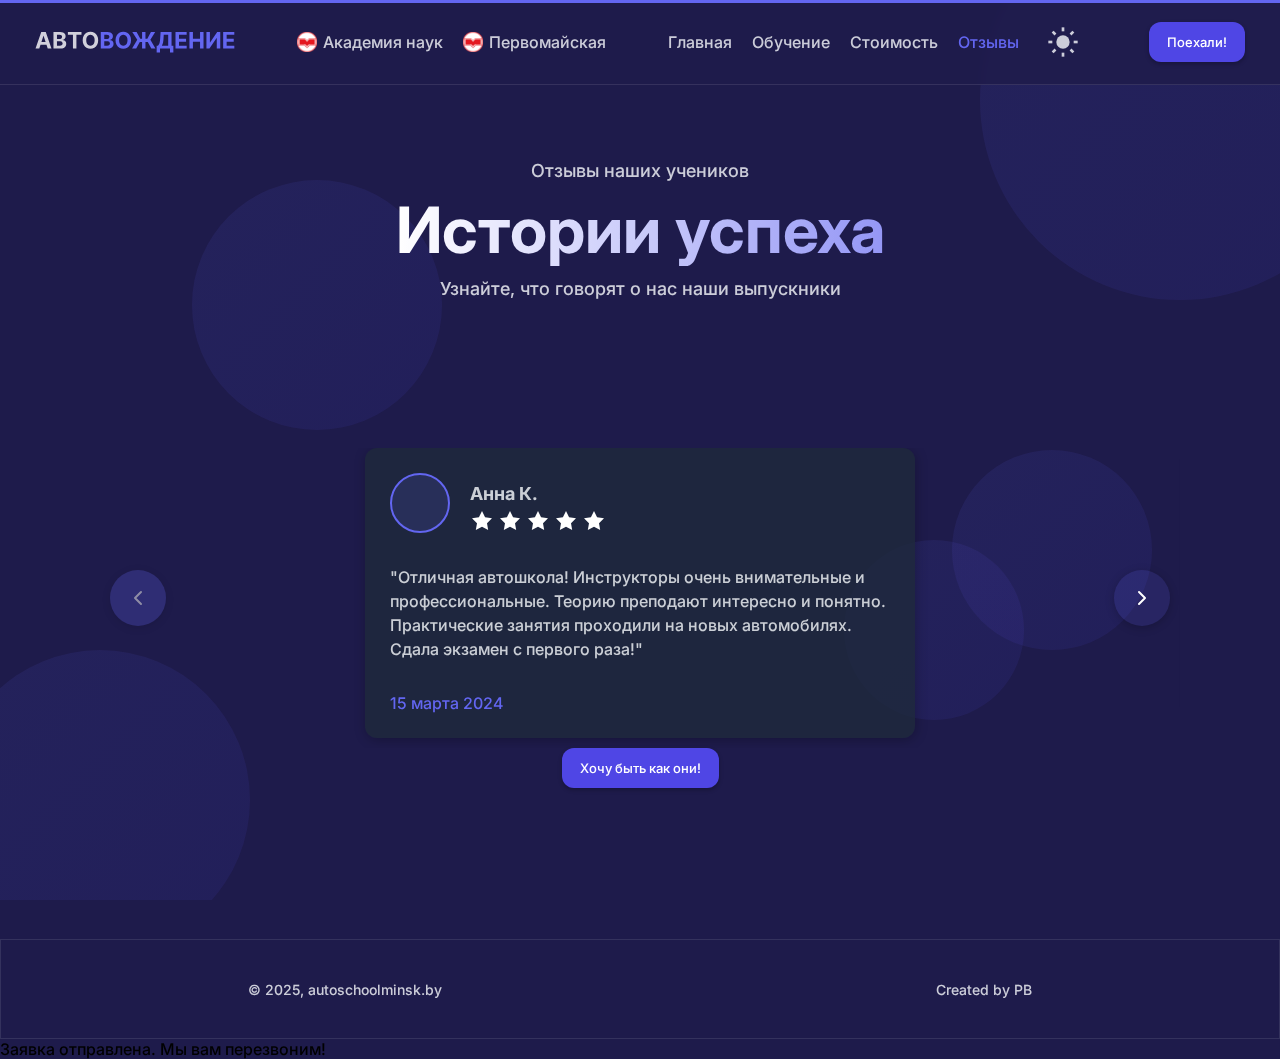
<file: html/review_page.html>
<!DOCTYPE html>
<html lang="en">
  <head>
    <meta charset="UTF-8" />
    <meta name="viewport" content="width=device-width, initial-scale=1.0" />
    <link rel="stylesheet" href="../styles/css/style.css" />
    <link rel="stylesheet" href="../styles/review-page/css/style.css" />
    <link rel="icon" sizes="any" href="../assets/favicon.png" />
    <script defer src="../js/base.js"></script>
    <script defer src="../js/modal.js"></script>
    <script defer src="../js/main_modal.js"></script>
    <script defer src="../js/burger_menu.js"></script>
    <script defer src="../js/hide_header.js"></script>
    <script defer src="../js/progressbar.js"></script>
    <script defer src="../js/toggleTheme.js"></script>
    <script defer src="../js/slider.js"></script>
    <title>Отзывы</title>
  </head>
  <body>
    <div class="progress-bar">
      <div class="progress-bar__line"></div>
    </div>
    <div class="animated-bg">
      <div class="gradient-sphere sphere-1"></div>
      <div class="gradient-sphere sphere-2"></div>
      <div class="gradient-sphere sphere-3"></div>
      <div class="gradient-sphere sphere-4"></div>
      <div class="gradient-sphere sphere-5"></div>
    </div>
    <header class="header">
      <div class="header__container">
        <div class="header__logo">
          <svg
            xmlns="http://www.w3.org/2000/svg"
            width="246"
            height="26"
            viewBox="0 0 246 21"
            fill="none"
          >
            <path
              d="M5.27983 21H0.666193L7.69602 0.636363H13.2443L20.2642 21H15.6506L10.5497 5.28977H10.3906L5.27983 21ZM4.99148 12.9957H15.8892V16.3565H4.99148V12.9957ZM22.7152 21V0.636363H30.8686C32.3667 0.636363 33.6162 0.858428 34.6172 1.30256C35.6181 1.74669 36.3705 2.36316 36.8743 3.15199C37.3781 3.93419 37.63 4.8357 37.63 5.85653C37.63 6.65199 37.4709 7.35133 37.1527 7.95455C36.8345 8.55114 36.397 9.04167 35.8402 9.42614C35.29 9.80398 34.6603 10.0724 33.951 10.2315V10.4304C34.7266 10.4635 35.4524 10.6823 36.1286 11.0866C36.8113 11.491 37.3648 12.0578 37.7891 12.7869C38.2133 13.5095 38.4254 14.3712 38.4254 15.3722C38.4254 16.4527 38.157 17.4171 37.62 18.2656C37.0897 19.1075 36.3042 19.7737 35.2635 20.2642C34.2228 20.7547 32.9401 21 31.4155 21H22.7152ZM27.0206 17.4801H30.5305C31.7304 17.4801 32.6054 17.2514 33.1555 16.794C33.7057 16.33 33.9808 15.7135 33.9808 14.9446C33.9808 14.3812 33.8449 13.884 33.5732 13.4531C33.3014 13.0223 32.9136 12.6842 32.4098 12.4389C31.9126 12.1937 31.3194 12.071 30.63 12.071H27.0206V17.4801ZM27.0206 9.15767H30.2124C30.8023 9.15767 31.326 9.05492 31.7834 8.84943C32.2474 8.63731 32.612 8.33902 32.8771 7.95455C33.1489 7.57008 33.2848 7.10938 33.2848 6.57244C33.2848 5.83665 33.023 5.24337 32.4993 4.79261C31.9822 4.34186 31.2464 4.11648 30.2919 4.11648H27.0206V9.15767ZM40.4513 4.18608V0.636363H57.1758V4.18608H50.9414V21H46.6857V4.18608H40.4513ZM77.7134 10.8182C77.7134 13.0388 77.2925 14.928 76.4506 16.4858C75.6154 18.0436 74.4753 19.2334 73.0302 20.0554C71.5917 20.8707 69.9743 21.2784 68.1779 21.2784C66.3683 21.2784 64.7442 20.8674 63.3058 20.0455C61.8673 19.2235 60.7305 18.0336 59.8952 16.4759C59.06 14.9181 58.6424 13.0322 58.6424 10.8182C58.6424 8.59754 59.06 6.70833 59.8952 5.15057C60.7305 3.5928 61.8673 2.40625 63.3058 1.59091C64.7442 0.768939 66.3683 0.357954 68.1779 0.357954C69.9743 0.357954 71.5917 0.768939 73.0302 1.59091C74.4753 2.40625 75.6154 3.5928 76.4506 5.15057C77.2925 6.70833 77.7134 8.59754 77.7134 10.8182ZM73.3484 10.8182C73.3484 9.37973 73.1329 8.16667 72.7021 7.17898C72.2778 6.19129 71.6779 5.44224 70.9023 4.93182C70.1268 4.4214 69.2186 4.16619 68.1779 4.16619C67.1372 4.16619 66.229 4.4214 65.4535 4.93182C64.6779 5.44224 64.0747 6.19129 63.6438 7.17898C63.2196 8.16667 63.0075 9.37973 63.0075 10.8182C63.0075 12.2566 63.2196 13.4697 63.6438 14.4574C64.0747 15.4451 64.6779 16.1941 65.4535 16.7045C66.229 17.215 67.1372 17.4702 68.1779 17.4702C69.2186 17.4702 70.1268 17.215 70.9023 16.7045C71.6779 16.1941 72.2778 15.4451 72.7021 14.4574C73.1329 13.4697 73.3484 12.2566 73.3484 10.8182Z"
              fill="white"
              fill-opacity="0.8"
            />
            <path
              d="M80.9027 21V0.636363H89.0561C90.5542 0.636363 91.8037 0.858428 92.8047 1.30256C93.8056 1.74669 94.558 2.36316 95.0618 3.15199C95.5656 3.93419 95.8175 4.8357 95.8175 5.85653C95.8175 6.65199 95.6584 7.35133 95.3402 7.95455C95.022 8.55114 94.5845 9.04167 94.0277 9.42614C93.4775 9.80398 92.8478 10.0724 92.1385 10.2315V10.4304C92.9141 10.4635 93.6399 10.6823 94.3161 11.0866C94.9988 11.491 95.5523 12.0578 95.9766 12.7869C96.4008 13.5095 96.6129 14.3712 96.6129 15.3722C96.6129 16.4527 96.3445 17.4171 95.8075 18.2656C95.2772 19.1075 94.4917 19.7737 93.451 20.2642C92.4103 20.7547 91.1276 21 89.603 21H80.9027ZM85.2081 17.4801H88.718C89.9179 17.4801 90.7929 17.2514 91.343 16.794C91.8932 16.33 92.1683 15.7135 92.1683 14.9446C92.1683 14.3812 92.0324 13.884 91.7607 13.4531C91.4889 13.0223 91.1011 12.6842 90.5973 12.4389C90.1001 12.1937 89.5069 12.071 88.8175 12.071H85.2081V17.4801ZM85.2081 9.15767H88.3999C88.9898 9.15767 89.5135 9.05492 89.9709 8.84943C90.4349 8.63731 90.7995 8.33902 91.0646 7.95455C91.3364 7.57008 91.4723 7.10938 91.4723 6.57244C91.4723 5.83665 91.2105 5.24337 90.6868 4.79261C90.1697 4.34186 89.4339 4.11648 88.4794 4.11648H85.2081V9.15767ZM118.127 10.8182C118.127 13.0388 117.707 14.928 116.865 16.4858C116.029 18.0436 114.889 19.2334 113.444 20.0554C112.006 20.8707 110.388 21.2784 108.592 21.2784C106.782 21.2784 105.158 20.8674 103.72 20.0455C102.281 19.2235 101.145 18.0336 100.309 16.4759C99.4741 14.9181 99.0565 13.0322 99.0565 10.8182C99.0565 8.59754 99.4741 6.70833 100.309 5.15057C101.145 3.5928 102.281 2.40625 103.72 1.59091C105.158 0.768939 106.782 0.357954 108.592 0.357954C110.388 0.357954 112.006 0.768939 113.444 1.59091C114.889 2.40625 116.029 3.5928 116.865 5.15057C117.707 6.70833 118.127 8.59754 118.127 10.8182ZM113.762 10.8182C113.762 9.37973 113.547 8.16667 113.116 7.17898C112.692 6.19129 112.092 5.44224 111.316 4.93182C110.541 4.4214 109.633 4.16619 108.592 4.16619C107.551 4.16619 106.643 4.4214 105.868 4.93182C105.092 5.44224 104.489 6.19129 104.058 7.17898C103.634 8.16667 103.422 9.37973 103.422 10.8182C103.422 12.2566 103.634 13.4697 104.058 14.4574C104.489 15.4451 105.092 16.1941 105.868 16.7045C106.643 17.215 107.551 17.4702 108.592 17.4702C109.633 17.4702 110.541 17.215 111.316 16.7045C112.092 16.1941 112.692 15.4451 113.116 14.4574C113.547 13.4697 113.762 12.2566 113.762 10.8182ZM135.871 0.636363V21H131.695V0.636363H135.871ZM119.395 21L125.779 10.2614L119.664 0.636363H124.963L129.537 9.01847H138.138L142.593 0.636363H147.873L141.907 10.2315L148.171 21H143.03L138.725 12.9957H128.911L124.496 21H119.395ZM149.635 25.9119V17.5696H151.017C151.488 17.2315 151.919 16.7543 152.31 16.1378C152.701 15.5147 153.036 14.6562 153.314 13.5625C153.592 12.4621 153.791 11.0237 153.911 9.24716L154.487 0.636363H167.96V17.5696H170.188V25.892H166.051V21H153.771V25.9119H149.635ZM155.989 17.5696H163.824V4.18608H158.365L158.047 9.24716C157.961 10.5928 157.818 11.786 157.619 12.8267C157.427 13.8674 157.192 14.7789 156.913 15.5611C156.642 16.3366 156.333 17.0062 155.989 17.5696ZM172.805 21V0.636363H186.527V4.18608H177.11V9.03835H185.821V12.5881H177.11V17.4503H186.566V21H172.805ZM189.95 21V0.636363H194.255V9.03835H202.995V0.636363H207.29V21H202.995V12.5881H194.255V21H189.95ZM210.84 0.636363H215.136V13.4432H215.305L224.104 0.636363H227.873V21H223.567V8.18324H223.418L214.569 21H210.84V0.636363ZM231.43 21V0.636363H245.152V4.18608H235.735V9.03835H244.446V12.5881H235.735V17.4503H245.191V21H231.43Z"
              fill="#6366F1"
            />
          </svg>
        </div>
        <button class="header__burger">
          <span></span>
        </button>
        <div class="header__location">
          <div class="header__location__item">
            <img src="../assets/Minsk_metro_logo.svg 1.svg" alt="" />
            <span class="header__location__item__text">Академия наук</span>
          </div>
          <div class="header__location__item">
            <img src="../assets/Minsk_metro_logo.svg 1.svg" alt="" />

            <span class="header__location__item__text">Первомайская</span>
          </div>
        </div>
        <nav class="header__nav">
          <ul class="header__nav__list">
            <li class="header__nav__list__item">
              <a href="./main_page.html" class="header__nav__list__item__link"
                >Главная</a
              ><span></span>
            </li>
            <li class="header__nav__list__item">
              <a
                href="./learning_page.html"
                class="header__nav__list__item__link"
                >Обучение</a
              ><span></span>
            </li>
            <li class="header__nav__list__item">
              <a
                href="./pricing_page.html"
                class="header__nav__list__item__link"
                >Стоимость</a
              >
              <span></span>
            </li>
            <li class="header__nav__list__item active">
              <a href="./review_page.html" class="header__nav__list__item__link"
                >Отзывы</a
              ><span></span>
            </li>
            <button
              id="themeToggleBtn"
              onclick="toggleTheme()"
              aria-label="Сменить тему"
            >
              <div id="iconWrapper">
                <!-- Солнце -->
                <svg
                  id="sunIcon"
                  class="icon show"
                  viewBox="0 0 24 24"
                  fill="none"
                  width="32"
                  height="32"
                  xmlns="http://www.w3.org/2000/svg"
                >
                  <circle cx="12" cy="12" r="5" fill="#F8FAFCCC" />
                  <g stroke="#F8FAFCCC" stroke-width="2">
                    <line x1="12" y1="1" x2="12" y2="4" />
                    <line x1="12" y1="20" x2="12" y2="23" />
                    <line x1="4.22" y1="4.22" x2="6.34" y2="6.34" />
                    <line x1="17.66" y1="17.66" x2="19.78" y2="19.78" />
                    <line x1="1" y1="12" x2="4" y2="12" />
                    <line x1="20" y1="12" x2="23" y2="12" />
                    <line x1="4.22" y1="19.78" x2="6.34" y2="17.66" />
                    <line x1="17.66" y1="6.34" x2="19.78" y2="4.22" />
                  </g>
                </svg>

                <!-- Луна -->
                <svg
                  id="moonIcon"
                  class="icon hide"
                  viewBox="0 0 24 24"
                  fill="#1E293BCC"
                  width="32"
                  height="32"
                  xmlns="http://www.w3.org/2000/svg"
                >
                  <path
                    d="M21 12.79A9 9 0 0111.21 3 7 7 0 0012 21a9 9 0 009-8.21z"
                  />
                </svg>
              </div>
            </button>
          </ul>
        </nav>
        <div class="header__action">
          <button class="header__action__button button" data-btn="open_modal">
            Поехали!
          </button>
        </div>
      </div>
      <div class="header__mobile">
        <nav class="header__nav mobile">
          <ul class="header__nav__list">
            <li class="header__nav__list__item">
              <a
                href="./main_page.html"
                class="header__nav__list__item__link"
                >Главная</a
              ><span></span>
            </li>
            <li class="header__nav__list__item">
              <a
                href="./learning_page.html"
                class="header__nav__list__item__link"
                >Обучение</a
              ><span></span>
            </li>
            <li class="header__nav__list__item">
              <a
                href="./pricing_page.html"
                class="header__nav__list__item__link"
                >Стоимость</a
              >
              <span></span>
            </li>
            <li class="header__nav__list__item active">
              <a href="./review_page.html" class="header__nav__list__item__link"
                >Отзывы</a
              ><span></span>
            </li>
            <li class="header__nav__list__item">
              <button
                id="themeToggleBtn"
                onclick="toggleTheme()"
                aria-label="Сменить тему"
              >
                <div id="iconWrapper">
                  <!-- Солнце -->
                  <svg
                    id="sunIcon"
                    class="icon show"
                    viewBox="0 0 24 24"
                    fill="none"
                    width="32"
                    height="32"
                    xmlns="http://www.w3.org/2000/svg"
                  >
                    <circle cx="12" cy="12" r="5" fill="#F8FAFCCC" />
                    <g stroke="#F8FAFCCC" stroke-width="2">
                      <line x1="12" y1="1" x2="12" y2="4" />
                      <line x1="12" y1="20" x2="12" y2="23" />
                      <line x1="4.22" y1="4.22" x2="6.34" y2="6.34" />
                      <line x1="17.66" y1="17.66" x2="19.78" y2="19.78" />
                      <line x1="1" y1="12" x2="4" y2="12" />
                      <line x1="20" y1="12" x2="23" y2="12" />
                      <line x1="4.22" y1="19.78" x2="6.34" y2="17.66" />
                      <line x1="17.66" y1="6.34" x2="19.78" y2="4.22" />
                    </g>
                  </svg>

                  <!-- Луна -->
                  <svg
                    id="moonIcon"
                    class="icon hide"
                    viewBox="0 0 24 24"
                    fill="#1E293BCC"
                    width="32"
                    height="32"
                    xmlns="http://www.w3.org/2000/svg"
                  >
                    <path
                      d="M21 12.79A9 9 0 0111.21 3 7 7 0 0012 21a9 9 0 009-8.21z"
                    />
                  </svg>
                </div>
              </button>
            </li>
          </ul>
        </nav>
      </div>
    </header>

    <main class="main">
      <section class="hero">
        <div class="container">
          <h3 class="hero__subtitle">Отзывы наших учеников</h3>
          <h1 class="hero__title">Истории успеха</h1>
          <h3 class="hero__subtitle">
            Узнайте, что говорят о нас наши выпускники
          </h3>
        </div>
      </section>

      <section class="reviews">
        <div class="container">
          <div class="slider">
            <button class="slider__button" id="prev">
              <svg
                xmlns="http://www.w3.org/2000/svg"
                width="24"
                height="24"
                viewBox="0 0 24 24"
                fill="none"
              >
                <path
                  d="M15 18L9 12L15 6"
                  stroke="currentColor"
                  stroke-width="2"
                  stroke-linecap="round"
                  stroke-linejoin="round"
                />
              </svg>
            </button>

            <div class="slider__items"></div>
            <button class="slider__button" id="next">
              <svg
                xmlns="http://www.w3.org/2000/svg"
                width="24"
                height="24"
                viewBox="0 0 24 24"
                fill="none"
              >
                <path
                  d="M9 18L15 12L9 6"
                  stroke="currentColor"
                  stroke-width="2"
                  stroke-linecap="round"
                  stroke-linejoin="round"
                />
              </svg>
            </button>
          </div>

          <button class="reviews__button button" data-btn="open_modal">Хочу быть как они!</button>
        </div>
      </section>
    </main>

    <footer class="footer">
      <ul class="footer__content">
        <li class="footer__content__item">© 2025, autoschoolminsk.by</li>
        <li class="footer__content__item">Created by PB</li>
      </ul>
    </footer>
    <script src="../js/popup.js"></script>
    <script src="../js/form_handler.js"></script>
  </body>
</html>
</file>
<file: styles/css/style.css>
@font-face {
  font-family: "Inter";
  src: url("../../assets/font/Inter.ttf");
}
* {
  margin: 0;
  padding: 0;
  box-sizing: border-box;
  font-family: "Inter";
}

html {
  font-size: 16px;
}
@media (max-width: 1100px) {
  html {
    font-size: 14px;
  }
}
@media (max-width: 784px) {
  html {
    font-size: 12px;
  }
}

body {
  font-weight: 500;
}

.container {
  max-width: 1200px;
  margin: 0 auto;
  padding: 0 20px;
}/*# sourceMappingURL=style.css.map */
</file>
<file: styles/learning-page/css/style.css>
.header {
  z-index: 1000;
  position: fixed;
  width: 100%;
  border-bottom: 1px solid rgba(255, 255, 255, 0.1);
  background: rgba(30, 27, 75, 0.85);
  backdrop-filter: blur(5px);
  padding: 18px 35px;
  transform: translateY(0);
  transition: transform 0.3s linear;
}
.header.light {
  background: rgba(255, 255, 255, 0.8980392157);
}
.header.hide {
  transform: translateY(-100px);
}
.header__logo svg {
  width: 200px;
}
@media (max-width: 1100px) {
  .header__logo svg {
    width: 180px;
  }
}
.header.light .header__logo svg path:first-of-type {
  fill: #1E293B;
}
.header__container {
  display: flex;
  justify-content: space-between;
  align-items: center;
  max-width: 1400px;
  margin: 0 auto;
}
.header__burger {
  display: none;
}
@media (max-width: 784px) {
  .header__burger {
    display: block;
    background: none;
    border: none;
    outline: none;
    position: relative;
    width: 30px;
    height: 25px;
  }
  .header__burger::after, .header__burger::before,
  .header__burger span {
    transition: all 0.3s ease;
    position: absolute;
    width: 100%;
    display: block;
    height: 4px;
    background: #ffffff;
  }
  .header__burger::before {
    content: "";
    top: 0;
  }
  .header__burger::after {
    content: "";
    bottom: 0;
  }
  .header__burger span {
    top: calc(50% - 2px);
  }
  .header__burger.active span {
    opacity: 0;
  }
  .header__burger.active::before {
    transform: rotate(45deg) translate(5px, 5px);
  }
  .header__burger.active::after {
    transform: rotate(-45deg) translate(5px, -5px);
  }
}
.header.light .header__burger::after, .header.light .header__burger::before,
.header.light .header__burger span {
  background: rgba(30, 41, 59, 0.8);
}
.header__location {
  display: flex;
  gap: 20px;
}
@media (max-width: 1000px) {
  .header__location {
    display: none;
  }
}
@media (max-width: 784px) {
  .header__location {
    display: none;
  }
}
.header__location__item {
  display: flex;
  align-items: center;
}
.header__location__item__text {
  color: rgba(248, 250, 252, 0.8);
  margin-left: 6px;
  font-size: 1rem;
}
.header.light .header__location__item__text {
  color: rgba(30, 41, 59, 0.8);
}
@media (max-width: 784px) {
  .header__nav {
    display: none;
  }
  .header__nav.mobile {
    display: flex;
    justify-content: center;
  }
  .header__nav.mobile .header__nav__list__item__link {
    font-size: 1.3rem;
  }
}
@media (max-width: 784px) {
  .header.active .header__nav.mobile {
    display: flex;
  }
}
.header.active .header__nav.mobile .header__nav__list {
  flex-direction: column;
}
.header__nav__list {
  display: flex;
  align-items: center;
  gap: 20px;
  list-style: none;
}
.header__nav__list__item {
  transition: transform 0.2s cubic-bezier(0.34, 1.56, 0.64, 1), box-shadow 0.3s ease;
  overflow-x: hidden;
}
.header__nav__list__item__link {
  color: rgba(248, 250, 252, 0.8);
  text-decoration: none;
  font-size: 1rem;
}
.header__nav__list__item span::after {
  content: "";
  display: block;
  width: 100%;
  height: 1px;
  box-shadow: 0px 0px 3px 2px rgba(211, 211, 211, 0.3);
  background: rgba(248, 250, 252, 0.8);
  transform: translateX(-110%);
  transition: transform 0.4s cubic-bezier(0.34, 1.56, 0.64, 1);
}
.header__nav__list__item:hover {
  transform: translateY(-2px) scale(1.2);
}
.header__nav__list__item:hover span::after {
  transform: translateX(0);
}
.header__nav__list__item.active a {
  color: #6366F1;
}
.header__nav__list__item.active span::after {
  background: #4F46E5;
  box-shadow: 0px 0px 3px 2px rgba(79, 70, 229, 0.3);
}
.header.light .header__nav__list__item__link {
  color: rgba(30, 41, 59, 0.8);
}
.header.light .header__nav__list__item span::after {
  background: rgba(30, 41, 59, 0.8);
  box-shadow: 0px 0px 3px 2px rgba(151, 151, 151, 0.3);
}
.header.light .header__nav__list__item.active a {
  color: #6366F1;
}
.header.light .header__nav__list__item.active span::after {
  background: #4F46E5;
  box-shadow: 0px 0px 3px 2px rgba(79, 70, 229, 0.3);
}
@media (max-width: 784px) {
  .header__action {
    display: none;
  }
}
.header__mobile {
  opacity: 0;
  height: 100vh;
  width: 100%;
  background: #1E1B4B;
  position: absolute;
  display: flex;
  justify-content: center;
  align-items: center;
  top: 0;
  left: 0;
  z-index: -1;
  transform: translateY(-200%);
  transition: 0.3s;
}
.header__mobile.active {
  opacity: 1;
  transform: translateY(0);
}
.header.light .header__mobile {
  background: linear-gradient(185deg, #F8FAFC 15%, #E0F0FF 40% 60%, #f8FAFC 100%);
}
@media (max-width: 784px) {
  .header.active {
    background: rgb(30, 27, 75);
  }
}
.header.active.light {
  background: linear-gradient(185deg, #F8FAFC 15%, #E0F0FF 40% 60%, #f8FAFC 100%);
}
.header #themeToggleBtn {
  background: transparent;
  border: none;
  cursor: pointer;
  padding: 8px;
  border-radius: 50%;
  transition: background-color 0.3s ease;
  display: flex;
  align-items: center;
  justify-content: center;
}
.header #themeToggleBtn svg, .header #themeToggleBtn circle, .header #themeToggleBtn line {
  transition: 0.3s;
}
.header #themeToggleBtn:hover svg, .header #themeToggleBtn:hover circle, .header #themeToggleBtn:hover line {
  fill: #7a7df3;
  stroke: #7a7df3;
  transform: scale(1.05);
  filter: drop-shadow(0px 0px 3px rgba(99, 102, 241, 0.15));
}
.header #themeToggleBtn:focus-visible svg, .header #themeToggleBtn:focus-visible circle, .header #themeToggleBtn:focus-visible line {
  fill: #7a7df3;
  stroke: #7a7df3;
  transform: scale(1.05);
  filter: drop-shadow(0px 0px 3px rgba(99, 102, 241, 0.15));
  outline: none;
  border: 0;
}
.header #iconWrapper {
  position: relative;
  width: 32px;
  height: 32px;
  display: flex;
  align-items: center;
  justify-content: center;
}
.header .icon {
  position: absolute;
  width: 100%;
  height: 100%;
  transition: opacity 0.4s ease, transform 0.4s ease;
}
.header .icon.show {
  opacity: 1;
  transform: scale(1);
}
.header .icon.hide {
  opacity: 0;
  transform: scale(0.6);
}

.footer {
  display: flex;
  justify-content: center;
  align-items: center;
  width: 100%;
  height: 100px;
  background: #1E1B4B;
  border: 1px solid rgba(255, 255, 255, 0.1);
}
.footer__content {
  display: flex;
  justify-content: space-around;
  list-style: none;
  width: 100%;
}
.footer__content__item {
  color: rgba(248, 250, 252, 0.8);
  font-size: 0.875rem;
  font-weight: 500;
}
.footer.light {
  background: rgba(255, 255, 255, 0.8980392157);
}
.footer.light .footer__content__item {
  color: #1E293B;
}

.button {
  display: flex;
  font-size: 12.96px;
  height: 40px;
  padding: 12px 18px;
  justify-content: center;
  align-items: center;
  border-radius: 12px;
  background: #4f46e5;
  box-shadow: 0px 2px 4px rgba(0, 0, 0, 0.25), 0px 0px 0px 0px rgba(79, 70, 229, 0.4);
  outline: none;
  color: #ffffff;
  border: none;
  font-weight: 500;
  cursor: pointer;
  transition: background 0.3s ease, transform 0.2s cubic-bezier(0.34, 1.56, 0.64, 1), box-shadow 0.3s ease;
  position: relative;
  overflow: hidden;
  z-index: 1;
}
.button:hover {
  background: #4338ca;
  box-shadow: 0px 4px 8px rgba(0, 0, 0, 0.15), 0px 0px 12px 4px rgba(79, 70, 229, 0.3);
  transform: translateY(-2px) scale(1.02);
}
.button:active {
  background: #3730a3;
  transform: translateY(1px) scale(0.98);
  box-shadow: 0px 1px 2px rgba(0, 0, 0, 0.2), 0px 0px 6px 2px rgba(79, 70, 229, 0.2);
}
.button::after {
  content: "";
  position: absolute;
  top: 0;
  left: 0;
  width: 100%;
  height: 100%;
  background: rgba(255, 255, 255, 0.1);
  border-radius: 12px;
  opacity: 0;
  transition: opacity 0.3s ease, transform 0.4s ease;
  transform: scale(0.95);
  z-index: -1;
}
.button:hover::after {
  opacity: 1;
  transform: scale(1.05);
}
.button:focus-visible {
  box-shadow: 0px 0px 0px 3px rgba(255, 255, 255, 0.8), 0px 0px 12px 6px rgba(79, 70, 229, 0.4);
}

.animated-bg {
  position: fixed;
  top: 0;
  left: 0;
  width: 100%;
  height: 100%;
  pointer-events: none;
  z-index: -1;
  overflow: hidden;
}

.gradient-sphere {
  position: absolute;
  border-radius: 50%;
  background: linear-gradient(135deg, #6366F1, #4F46E5);
  opacity: 0.1;
  transition: transform 0.3s ease;
  animation: floatSphere 20s infinite ease-in-out;
  z-index: 10;
}

.sphere-1 {
  width: 400px;
  height: 400px;
  top: -100px;
  right: -100px;
  animation-delay: 0s;
}

.sphere-2 {
  width: 300px;
  height: 300px;
  bottom: -50px;
  left: -50px;
  animation-delay: -5s;
}

.sphere-3 {
  width: 200px;
  height: 200px;
  top: 50%;
  right: 10%;
  animation-delay: -10s;
}

.sphere-4 {
  width: 250px;
  height: 250px;
  top: 20%;
  left: 15%;
  animation-delay: -7s;
}

.sphere-5 {
  width: 180px;
  height: 180px;
  bottom: 20%;
  right: 20%;
  animation-delay: -12s;
}

@keyframes floatSphere {
  0%, 100% {
    transform: translate(0, 0) scale(1);
  }
  25% {
    transform: translate(50px, 30px) scale(1.1);
  }
  50% {
    transform: translate(0, 60px) scale(1);
  }
  75% {
    transform: translate(-50px, 30px) scale(0.9);
  }
}
.modal__overlay, .modal__window {
  opacity: 0;
  z-index: -1;
  transition: all 0.3s ease-out;
}
.modal__overlay {
  position: fixed;
  top: 0;
  left: 0;
  right: 0;
  bottom: 0;
  background: rgba(0, 0, 0, 0.6);
  backdrop-filter: blur(5px);
  display: flex;
  justify-content: center;
  align-items: center;
}
.modal.open .modal__overlay,
.modal.open .modal__window {
  opacity: 1;
  z-index: 1000;
}
.modal.open .modal__window {
  transform: translateY(0);
}
.modal__window {
  width: 90%;
  max-width: 450px;
  border-radius: 12px;
  background: #1E1B4B;
  box-shadow: 0 10px 25px rgba(0, 0, 0, 0.3);
  padding: 28px;
  transform: translateY(-50px);
  margin: 0 auto;
  position: relative;
}
.modal__window__header {
  display: flex;
  flex-direction: column;
  align-items: center;
  gap: 12px;
  margin-bottom: 24px;
  position: relative;
  display: flex;
  flex-direction: column;
  align-items: center;
}
.modal__window__header__close {
  color: #a0aec0;
  position: absolute;
  right: 0;
  top: 0;
  font-size: 28px;
  cursor: pointer;
  transition: color 0.2s;
  line-height: 1;
}
.modal__window__header__close:hover {
  color: #ffffff;
}
.modal__window__header__title {
  color: #ffffff;
  font-size: 24px;
  font-weight: 600;
  margin: 0;
}
.modal__window__header__subtitle {
  color: #a0aec0;
  font-size: 14px;
  font-weight: 400;
  margin: 0;
  text-align: center;
}
.modal__window__body {
  width: 100%;
}
.modal__window__body__form {
  display: flex;
  flex-direction: column;
  gap: 20px;
}
.modal__window__body__form__input {
  width: 100%;
  padding: 12px 16px;
  border-radius: 8px;
  border: 1px solid #4a5568;
  background: rgba(30, 41, 59, 0.8);
  color: #ffffff;
  font-size: 14px;
  transition: all 0.2s;
}
.modal__window__body__form__input::placeholder {
  color: #718096;
}
.modal__window__body__form__input:focus {
  outline: none;
  border-color: #667eea;
  box-shadow: 0 0 0 3px rgba(102, 126, 234, 0.2);
}
.modal__window__body__form__button {
  width: 100%;
}
.modal.light .modal__window {
  background: rgba(255, 255, 255, 0.8980392157);
}
.modal.light .modal__window__header {
  display: flex;
  flex-direction: column;
  align-items: center;
}
.modal.light .modal__window__header__close {
  color: rgba(30, 41, 59, 0.8);
}
.modal.light .modal__window__header__close:hover {
  color: #1E293B;
}
.modal.light .modal__window__header__title {
  color: #1E293B;
  font-size: 24px;
  font-weight: 600;
  margin: 0;
}
.modal.light .modal__window__header__subtitle {
  color: rgba(30, 41, 59, 0.8);
  font-size: 14px;
  font-weight: 400;
  margin: 0;
  text-align: center;
}
.modal.light .modal__window__body__form__input {
  color: rgba(30, 41, 59, 0.8);
  border-color: rgba(30, 41, 59, 0.8);
  background: rgba(255, 255, 255, 0.8980392157);
}
.modal.light .modal__window__body__form__input::placeholder {
  color: rgba(30, 41, 59, 0.8);
}

.progress-bar {
  height: 3px;
  width: 100%;
  position: fixed;
  top: 0;
  z-index: 1300;
}
.progress-bar__line {
  background: #6366F1;
  height: 100%;
}

.hero {
  padding: 20rem 0 6.25rem;
  position: relative;
  overflow: hidden;
}
.hero__title {
  font-family: Inter;
  font-size: 4rem;
  font-style: normal;
  font-weight: 700;
  background: linear-gradient(90deg, #ffffff 0%, #6366F1 73%);
  background-clip: text;
  -webkit-background-clip: text;
  -webkit-text-fill-color: transparent;
  background-size: 200%;
  animation: titleGrad 2s infinite alternate;
}
.hero.light .hero__title {
  background: linear-gradient(90deg, rgba(30, 41, 59, 0.8509803922) 0%, #6366F1 73%);
  background-clip: text;
  -webkit-background-clip: text;
  -webkit-text-fill-color: transparent;
  background-size: 200%;
  animation: titleGrad 2s infinite alternate;
}
.hero__subtitle {
  font-weight: 500;
  font-size: 1.25rem;
  color: rgba(248, 250, 252, 0.8);
  margin-top: 10px;
}
.hero.light .hero__subtitle {
  color: rgba(30, 41, 59, 0.8);
}
.hero__action__button {
  margin-top: 6.25rem;
}
.hero__img {
  width: 53.125rem;
  display: block;
  position: absolute;
  bottom: 0;
  right: -200px;
  z-index: -1;
}
@media (max-width: 600px) {
  .hero__img {
    right: -350px;
  }
}
@media (max-width: 400px) {
  .hero__img {
    width: 43.125rem;
  }
}
.hero__img.hide ~ .hero__img.img--on {
  opacity: 1;
}
.hero__img.img--on {
  opacity: 0;
  z-index: 100;
  transform: translateY(8px);
}
@media (max-width: 780px) {
  .hero__img.img--on {
    display: none;
  }
}

@keyframes titleGrad {
  0% {
    background-position-x: 0%;
  }
  100% {
    background-position-x: 70%;
  }
}
.info {
  padding: 50px 0 70px;
}
.info .container {
  display: flex;
  gap: 4.625rem;
  flex-wrap: wrap;
  justify-content: center;
}
.info__card {
  background: rgba(30, 41, 59, 0.8);
  padding: 12px 20px;
  border-radius: 12px;
  width: 230px;
  box-shadow: 1px 2px 12px 2px rgba(0, 0, 0, 0.25);
  transition: all 0.3s ease;
  position: relative;
  overflow: hidden;
}
.info__card:hover {
  transform: translateY(-5px) scale(1.02);
  box-shadow: 0 10px 20px rgba(0, 0, 0, 0.3);
  background: rgba(39, 53, 76, 0.8);
}
.info__card:hover::before {
  content: "";
  position: absolute;
  top: -50%;
  left: -50%;
  width: 200%;
  height: 200%;
  background: radial-gradient(circle, rgba(255, 255, 255, 0.1) 0%, transparent 70%);
  transform: rotate(30deg);
  animation: shine 1.5s infinite alternate;
}
.info__card:hover .info__card__logo {
  transform: rotate(15deg);
  background: rgba(146, 148, 245, 0.15);
}
.info__card:hover .info__card__logo svg {
  animation: pulse 1s infinite alternate;
}
.info__card:hover .info__card__title {
  color: white;
  text-shadow: 0 0 5px rgba(255, 255, 255, 0.3);
}
.info__card:hover .info__card__text {
  transform: scale(1.05);
  color: rgba(255, 255, 255, 0.8);
}
.info__card__body {
  display: flex;
  align-items: center;
  flex-direction: column;
  gap: 15px;
}
.info__card__logo {
  padding: 13px;
  background: rgba(99, 102, 241, 0.15);
  display: flex;
  justify-content: center;
  align-items: center;
  border-radius: 12px;
  transition: all 0.3s ease;
}
.info__card__logo svg {
  color: #ffffff;
  transition: all 0.3s ease;
}
.info__card__title {
  color: #ffffff;
  font-size: 18px;
  font-weight: 700;
  transition: all 0.3s ease;
}
.info__card__text {
  color: rgba(248, 250, 252, 0.8);
  text-align: center;
  font-size: 16px;
  font-weight: 400;
  transition: all 0.3s ease;
}
.info.light .info__card {
  background: rgba(255, 255, 255, 0.8980392157);
}
.info.light .info__card:hover {
  background: rgba(255, 255, 255, 0.8980392157);
}
.info.light .info__card:hover::before {
  background: radial-gradient(circle, rgba(99, 102, 241, 0.3) 0%, transparent 70%);
  transform: rotate(30deg);
  animation: shine 1.5s infinite alternate;
}
.info.light .info__card:hover .info__card__logo {
  transform: rotate(15deg);
  background: rgba(146, 148, 245, 0.15);
}
.info.light .info__card:hover .info__card__logo svg {
  animation: pulse 1s infinite alternate;
}
.info.light .info__card:hover .info__card__title {
  color: #2f405d;
  text-shadow: 0 0 5px rgba(255, 255, 255, 0.3);
}
.info.light .info__card:hover .info__card__text {
  transform: scale(1.05);
  color: rgba(56, 76, 110, 0.8);
}
.info.light .info__card__logo {
  background: rgba(99, 102, 241, 0.15);
}
.info.light .info__card__logo svg {
  color: #1E293B;
}
.info.light .info__card__title {
  color: #1E293B;
}
.info.light .info__card__text {
  color: rgba(30, 41, 59, 0.8);
}

@keyframes shine {
  0% {
    left: -50%;
  }
  100% {
    left: 100%;
  }
}
@keyframes pulse {
  0% {
    transform: scale(1);
  }
  100% {
    transform: scale(1.1);
  }
}
.schedule {
  padding: 6.25rem 0 2.5rem;
}
.schedule .container {
  display: flex;
  flex-direction: column;
  align-items: center;
}
.schedule__title {
  color: #ffffff;
  text-align: center;
  font-size: 2.5rem;
  font-weight: 700;
  margin-bottom: 1.5625rem;
}
.schedule.light .schedule__title {
  color: #1E293B;
}
.schedule__subtitle {
  color: rgba(248, 250, 252, 0.8);
  text-align: center;
  font-size: 1.5rem;
  font-weight: 700;
  line-height: normal;
}
.schedule.light .schedule__subtitle {
  color: rgba(30, 41, 59, 0.8);
}
.schedule__button {
  flex-grow: 0;
}

.groups {
  display: flex;
  justify-content: space-around;
  flex-wrap: wrap;
  margin-top: 2.75rem;
  gap: 40px;
  margin-bottom: 44px;
}

.time-group {
  display: flex;
  padding: 1.5rem 2.25rem;
  flex-direction: column;
  width: 32.8125rem;
  gap: 1.625rem;
  position: relative;
  overflow: hidden;
  border-radius: 12px;
  background: rgba(30, 41, 59, 0.8);
  box-shadow: 1px 2px 6px 0px rgba(0, 0, 0, 0.25);
  transition: background 0.3s linear;
}
@media (max-width: 784px) {
  .time-group {
    pointer-events: none;
  }
}
@media (max-width: 450px) {
  .time-group {
    width: 23.8125rem;
  }
}
.time-group:hover::before {
  content: "";
  position: absolute;
  z-index: 1;
  top: -50%;
  left: -50%;
  width: 150%;
  height: 150%;
  background: radial-gradient(circle, rgba(173, 173, 173, 0.05) 0%, transparent 70%);
  transform: rotate(30deg);
  animation: shine 4s infinite alternate;
}
.time-group:hover .time-group__header {
  color: white;
  text-shadow: 0 0 5px rgba(255, 255, 255, 0.3);
}
.time-group:hover .time-group__logo {
  background: rgba(146, 148, 245, 0.15);
}
.time-group:hover .time-group__logo svg {
  animation: rotation 3s infinite;
}
.time-group__header {
  display: flex;
  gap: 1.55rem;
  align-items: center;
}
.time-group__logo {
  background: rgba(99, 102, 241, 0.15);
  border-radius: 12px;
  padding: 13px;
  display: flex;
  justify-content: center;
  align-items: center;
}
.time-group__logo svg {
  width: 24px;
  height: 24px;
  color: #ffffff;
}
.time-group__title {
  color: #ffffff;
  font-size: 1.5rem;
  font-weight: 700;
  line-height: normal;
}

.group {
  display: flex;
  flex-direction: column;
  justify-content: center;
  align-items: flex-start;
  gap: 1rem;
  z-index: 10;
  padding: 1.25rem;
  align-self: stretch;
  border-radius: 12px;
  background: rgba(255, 255, 255, 0.05);
  transition: 0.3s;
}
.group:hover {
  background: rgba(99, 102, 241, 0.2);
  box-shadow: 0px 4px 8px rgba(0, 0, 0, 0.15), 0px 0px 12px 4px rgba(79, 70, 229, 0.3);
}
.group:hover .group__time {
  color: #9294f5;
}
.group:hover .group__days {
  color: #ffffff;
}
.group:hover .group__beginning {
  color: #ffffff;
}
.group__time {
  color: #6366F1;
  transition: 0.3s;
  font-size: 1.125rem;
  font-weight: 700;
}
.group__days {
  color: rgba(248, 250, 252, 0.8);
  transition: 0.3s;
  font-size: c;
  font-weight: 500;
  line-height: normal;
}
.group__price {
  color: #ff1c1c;
  font-size: 1.125rem;
  font-weight: 700;
  line-height: normal;
}
.group__beginning {
  color: rgba(248, 250, 252, 0.8);
  transition: 0.3s;
  font-size: 1.125rem;
  font-weight: 500;
  line-height: normal;
}

.schedule.light .time-group__title {
  color: #1E293B;
}
.schedule.light .time-group__logo svg {
  color: #1E293B;
}
.schedule.light .group__days {
  color: rgba(30, 41, 59, 0.8);
}
.schedule.light .group__beginning {
  color: rgba(30, 41, 59, 0.8);
}
.schedule.light .time-group {
  background: rgba(255, 255, 255, 0.8980392157);
}
.schedule.light .time-group:hover {
  background: rgba(255, 255, 255, 0.8980392157);
}
.schedule.light .time-group:hover::before {
  background: radial-gradient(circle, rgba(99, 102, 241, 0.3) 0%, transparent 70%);
  transform: rotate(30deg);
  animation: shine 4s infinite alternate;
}
.schedule.light .time-group:hover .time-group__title {
  color: #2f405d;
  text-shadow: 0 0 5px rgba(255, 255, 255, 0.3);
}
.schedule.light .group {
  background: rgba(99, 102, 241, 0.15);
}

@keyframes shine {
  0% {
    transform: translateX(-400px);
  }
  100% {
    transform: translateX(400px);
  }
}
@keyframes pulse {
  0% {
    transform: scale(1);
  }
  100% {
    transform: scale(1.1);
  }
}
@keyframes rotation {
  0% {
    transform: rotate(0);
  }
  100% {
    transform: rotate(360deg);
  }
}
.needs {
  padding: 5rem 0 3.125rem;
}
.needs .container {
  display: flex;
  flex-direction: column;
  align-items: center;
  gap: 2.5rem;
}
.needs__title {
  color: #ffffff;
  text-align: center;
  font-size: 2.5rem;
  font-weight: 700;
  line-height: normal;
}
.needs.light .needs__title {
  color: #1E293B;
}

.needs__cards {
  display: flex;
  flex-wrap: wrap;
  align-items: center;
  justify-content: center;
  gap: 2.5rem;
}

.card {
  background: rgba(30, 41, 59, 0.8);
  width: 32.8125rem;
  border-radius: 12px;
  padding: 1.8125rem 2.25rem;
  display: flex;
  flex-direction: column;
  align-items: flex-start;
  gap: 25px;
  transition: 0.2s;
  border: 1px solid rgba(248, 250, 252, 0.1294117647);
}
.card:hover {
  transform: translateY(-10px) scale(0.95);
  border-color: rgba(248, 250, 252, 0.8352941176);
  border-width: 3px;
  box-shadow: 1px 2px 25px 3px rgba(79, 70, 229, 0.3);
}
.card__line {
  width: 100%;
}
@media (max-width: 780px) {
  .card {
    pointer-events: none;
  }
}
@media (max-width: 450px) {
  .card {
    width: 23.8125rem;
  }
}
.card__logo {
  background: rgba(99, 102, 241, 0.15);
  border-radius: 50%;
  padding: 19px;
  display: flex;
  justify-content: center;
  align-items: center;
}
.card__logo svg {
  color: #ffffff;
}
.card__title {
  color: #ffffff;
  font-size: 1.5rem;
  font-weight: 700;
  line-height: normal;
}
.card__item {
  background: rgba(255, 255, 255, 0.05);
  border-radius: 12px;
  padding: 20px;
  width: 100%;
}
.card__item__header {
  display: flex;
  gap: 1rem;
  align-items: center;
  margin-bottom: 14px;
}
.card__item__logo svg {
  color: #ffffff;
}
.card__item__title {
  color: #fff;
  font-size: 1.125rem;
  font-weight: 700;
  line-height: normal;
}
.card__item__text {
  color: rgba(248, 250, 252, 0.8);
  font-size: 1rem;
  font-weight: 500;
  line-height: normal;
}

.needs.light .card {
  background: rgba(255, 255, 255, 0.8980392157);
}
.needs.light .card:hover {
  border-color: #4F46E5;
}
.needs.light .card__logo svg {
  color: #1E293B;
}
.needs.light .card__title {
  color: #1E293B;
}
.needs.light .card__item {
  background: rgba(99, 102, 241, 0.15);
}
.needs.light .card__item__logo svg {
  color: #1E293B;
}
.needs.light .card__item__title {
  color: #1E293B;
}
.needs.light .card__item__text {
  color: rgba(30, 41, 59, 0.8);
}

body {
  font-weight: 500;
  background: #1E1B4B;
  overflow-x: hidden;
}
body.light {
  background: linear-gradient(185deg, #F8FAFC 15%, #E0F0FF 40% 60%, #f8FAFC 100%);
}/*# sourceMappingURL=style.css.map */
</file>
<file: styles/main-page/css/style.css>
.header {
  z-index: 100;
  position: fixed;
  width: 100%;
  border-bottom: 1px solid rgba(255, 255, 255, 0.1);
  background: rgba(30, 27, 75, 0.85);
  backdrop-filter: blur(5px);
  padding: 18px 35px;
  transform: translateY(0);
  transition: transform 0.3s linear;
}
.header.light {
  background: rgba(255, 255, 255, 0.8980392157);
}
.header.hide {
  transform: translateY(-100px);
}
@media (max-width: 1100px) {
  .header__logo svg {
    width: 200px;
  }
}
.header.light .header__logo svg path:first-of-type {
  fill: #1E293B;
}
.header__container {
  display: flex;
  justify-content: space-between;
  align-items: center;
  max-width: 1400px;
  margin: 0 auto;
}
.header__burger {
  display: none;
}
@media (max-width: 784px) {
  .header__burger {
    display: block;
    background: none;
    border: none;
    outline: none;
    position: relative;
    width: 30px;
    height: 25px;
  }
  .header__burger::after, .header__burger::before,
  .header__burger span {
    transition: all 0.3s ease;
    position: absolute;
    width: 100%;
    display: block;
    height: 4px;
    background: #ffffff;
  }
  .header__burger::before {
    content: "";
    top: 0;
  }
  .header__burger::after {
    content: "";
    bottom: 0;
  }
  .header__burger span {
    top: calc(50% - 2px);
  }
  .header__burger.active span {
    opacity: 0;
  }
  .header__burger.active::before {
    transform: rotate(45deg) translate(5px, 5px);
  }
  .header__burger.active::after {
    transform: rotate(-45deg) translate(5px, -5px);
  }
}
.header.light .header__burger::after, .header.light .header__burger::before,
.header.light .header__burger span {
  background: rgba(30, 41, 59, 0.8);
}
.header__location {
  display: flex;
  gap: 10px;
}
@media (max-width: 1000px) {
  .header__location {
    display: none;
  }
}
@media (max-width: 784px) {
  .header__location {
    display: none;
  }
}
.header__location__item {
  display: flex;
  align-items: center;
}
.header__location__item__text {
  color: rgba(248, 250, 252, 0.8);
  margin-left: 6px;
  font-size: 1rem;
}
.header.light .header__location__item__text {
  color: rgba(30, 41, 59, 0.8);
}
@media (max-width: 784px) {
  .header__nav {
    display: none;
  }
  .header__nav.mobile {
    display: flex;
    justify-content: center;
  }
  .header__nav.mobile .header__nav__list__item__link {
    font-size: 1.3rem;
  }
}
@media (max-width: 784px) {
  .header.active .header__nav.mobile {
    display: flex;
  }
}
.header.active .header__nav.mobile .header__nav__list {
  flex-direction: column;
}
.header__nav__list {
  display: flex;
  align-items: center;
  gap: 30px;
  list-style: none;
}
.header__nav__list__item {
  transition: transform 0.2s cubic-bezier(0.34, 1.56, 0.64, 1), box-shadow 0.3s ease;
  overflow-x: hidden;
}
.header__nav__list__item__link {
  color: rgba(248, 250, 252, 0.8);
  text-decoration: none;
  font-size: 1rem;
}
.header__nav__list__item span::after {
  content: "";
  display: block;
  width: 100%;
  height: 1px;
  box-shadow: 0px 0px 3px 2px rgba(211, 211, 211, 0.3);
  background: rgba(248, 250, 252, 0.8);
  transform: translateX(-110%);
  transition: transform 0.4s cubic-bezier(0.34, 1.56, 0.64, 1);
}
.header__nav__list__item:hover {
  transform: translateY(-2px) scale(1.2);
}
.header__nav__list__item:hover span::after {
  transform: translateX(0);
}
.header__nav__list__item.active a {
  color: #6366F1;
}
.header__nav__list__item.active span::after {
  background: #4F46E5;
  box-shadow: 0px 0px 3px 2px rgba(79, 70, 229, 0.3);
}
.header.light .header__nav__list__item__link {
  color: rgba(30, 41, 59, 0.8);
}
.header.light .header__nav__list__item span::after {
  background: rgba(30, 41, 59, 0.8);
  box-shadow: 0px 0px 3px 2px rgba(151, 151, 151, 0.3);
}
.header.light .header__nav__list__item.active a {
  color: #6366F1;
}
.header.light .header__nav__list__item.active span::after {
  background: #4F46E5;
  box-shadow: 0px 0px 3px 2px rgba(79, 70, 229, 0.3);
}
@media (max-width: 784px) {
  .header__action {
    display: none;
  }
}
.header__mobile {
  opacity: 0;
  height: 100vh;
  width: 100%;
  background: #1E1B4B;
  position: absolute;
  display: flex;
  justify-content: center;
  align-items: center;
  top: 0;
  left: 0;
  z-index: -1;
  transform: translateY(-200%);
  transition: 0.3s;
}
.header__mobile.active {
  opacity: 1;
  transform: translateY(0);
}
.header.light .header__mobile {
  background: linear-gradient(185deg, #F8FAFC 30%, #E0F0FF 60%, #f8FAFC 100%);
}
@media (max-width: 784px) {
  .header.active {
    background: rgb(30, 27, 75);
  }
}

.hero {
  width: 100%;
  padding: 160px 0 120px;
  justify-content: center;
}
.hero__content {
  max-width: 725px;
  margin: 0 auto;
  position: relative;
  display: flex;
  flex-direction: column;
  justify-content: center;
  text-align: center;
  align-items: center;
}
.hero__content__title {
  font-family: Inter;
  font-size: 4rem;
  font-style: normal;
  font-weight: 700;
  background: linear-gradient(90deg, #ffffff 0%, #6366F1 73%);
  background-clip: text;
  -webkit-background-clip: text;
  -webkit-text-fill-color: transparent;
  background-size: 200%;
  animation: titleGrad 2s infinite alternate;
}
.hero__content__subtitle {
  font-weight: 400;
  font-size: 1.25rem;
  color: rgba(248, 250, 252, 0.8);
  margin-top: 24px;
}
.hero__content__button {
  margin-top: 24px;
}
.hero.light .hero__content__title {
  background: linear-gradient(90deg, rgba(30, 41, 59, 0.8509803922) 0%, #6366F1 73%);
  background-clip: text;
  -webkit-background-clip: text;
  -webkit-text-fill-color: transparent;
  background-size: 200%;
  animation: titleGrad 2s infinite alternate;
}
.hero.light .hero__content__subtitle {
  color: rgba(30, 41, 59, 0.8);
}
.hero .flying-card {
  position: absolute;
  transform: rotate(-4deg);
  display: flex;
  width: 11.25rem;
  height: 9.375rem;
  padding: 28px 19px;
  flex-direction: column;
  align-items: center;
  justify-content: center;
  gap: 20px;
  border-radius: 12px;
  background: rgba(30, 41, 59, 0.8);
  box-shadow: 0px 4px 4px 0px rgba(0, 0, 0, 0.25);
  backdrop-filter: blur(5px);
}
@media (max-width: 550px) {
  .hero .flying-card {
    display: none;
  }
}
.hero .flying-card:nth-of-type(1) {
  right: 6%;
  top: 34%;
  animation: flying-card 4s alternate infinite ease-in-out 1.5s;
}
.hero .flying-card:nth-of-type(2) {
  right: 10%;
  top: 48%;
  animation: flying-card 4s alternate infinite ease-in-out 3s;
}
.hero .flying-card:nth-of-type(3) {
  left: 0;
  top: 2%;
  animation: flying-card 4s alternate infinite ease-in-out 1.5s;
}
.hero .flying-card:nth-of-type(4) {
  left: 2%;
  top: 29%;
  animation: flying-card 4s alternate infinite ease-in-out 3s;
}
.hero .flying-card__title {
  color: #6366F1;
  text-align: center;
  font-size: 1.18rem;
  font-weight: 700;
}
.hero .flying-card__text {
  color: rgba(248, 250, 252, 0.8);
  font-size: 0.875rem;
  font-weight: 400;
}
.hero.light .flying-card {
  background: rgba(255, 255, 255, 0.8980392157);
}
.hero.light .flying-card__text {
  color: rgba(30, 41, 59, 0.8);
}

@keyframes titleGrad {
  0% {
    background-position-x: 0%;
  }
  100% {
    background-position-x: 70%;
  }
}
@keyframes flying-card {
  0% {
    transform: translateY(0px) rotate(-4deg);
  }
  50% {
    transform: translateY(-10px) rotate(-4deg);
  }
  100% {
    transform: translateY(0px) rotate(-4deg);
  }
}
@media (max-width: 784px) {
  .stages {
    pointer-events: none;
  }
}
.stages__title {
  color: #f8fafc;
  text-align: center;
  font-size: 2.5rem;
  font-weight: 700;
  margin-bottom: 50px;
}
.stages.light .stages__title {
  color: #1E293B;
}
.stages__cards {
  display: flex;
  justify-content: center;
  flex-wrap: wrap;
  gap: 2rem;
}
.stages__cards__item {
  user-select: none;
  position: relative;
  width: 18.75rem;
  padding: 1.75rem 1.5rem;
  background: rgba(30, 41, 59, 0.8);
  border-radius: 12px;
  box-shadow: 1px 2px 12px 2px rgba(0, 0, 0, 0.25);
  border: 1px solid rgba(248, 250, 252, 0.1294117647);
  transition: transform 0.5s, scale 0.5s, border-color 0.5s, border-width 0.1s, box-shadow 0.2s;
  overflow: hidden;
}
.stages__cards__item::after {
  content: "";
  position: absolute;
  left: -70%;
  bottom: -15%;
  display: block;
  width: 500px;
  height: 50px;
  background: rgba(255, 255, 255, 0.1254901961);
  z-index: 0;
  transform: rotate(15deg) translateY(0);
  transition: transform 0.3s, background 0.4s;
}
.stages__cards__item:hover {
  transform: translateY(-10px) scale(0.9);
  border-color: rgba(248, 250, 252, 0.8352941176);
  border-width: 3px;
  box-shadow: 1px 2px 25px 3px rgba(79, 70, 229, 0.3);
}
.stages__cards__item:hover::after {
  transform: rotate(15deg) translateY(-800px);
  background: rgba(255, 255, 255, 0.5647058824);
}
.stages__cards__item__logo {
  z-index: 10;
  display: flex;
  width: 3.875rem;
  height: 3.875rem;
  padding: 1.0625rem 1.1875rem;
  align-items: center;
  border-radius: 31px;
  background: rgba(99, 102, 241, 0.15);
  margin-bottom: 1.75rem;
}
.stages__cards__item__title {
  z-index: 10;
  color: #fff;
  font-size: 1.75rem;
  font-weight: 700;
  margin-bottom: 1.75rem;
}
.stages__cards__item__content {
  z-index: 10;
}
.stages__cards__item__content__block {
  display: flex;
  gap: 1rem;
  transition: transform 0.5s, scale 0.5s;
}
.stages__cards__item__content__block:not(:last-of-type) {
  margin-bottom: 1.75rem;
}
.stages__cards__item__content__block:hover {
  transform: translateX(10px) translateY(-5px) scale(1.05);
}
.stages__cards__item__content__block__content__title {
  color: #ffffff;
  font-size: 1.125rem;
  font-weight: 700;
  margin-bottom: 1rem;
}
.stages__cards__item__content__block__content__text {
  color: rgba(248, 250, 252, 0.8);
  font-size: 0.875rem;
  font-weight: 500;
  max-width: 85%;
  transition: transform 0.5s, scale 0.5s, color 0.5s;
}
.stages__cards__item__content__block__content__text:hover {
  color: #ffffff;
  transform: scale(1.1) translateX(10px);
}
.stages.light .stages__cards__item {
  background: rgba(255, 255, 255, 0.8980392157);
}
.stages.light .stages__cards__item::after {
  background: rgba(30, 41, 59, 0.2588235294);
}
.stages.light .stages__cards__item:hover {
  border-color: #4F46E5;
}
.stages.light .stages__cards__item:hover::after {
  transform: rotate(15deg) translateY(-800px);
  background: rgba(30, 41, 59, 0.431372549);
}
.stages.light .stages__cards__item__logo path {
  stroke: #1E293B;
}
.stages.light .stages__cards__item__title {
  color: #1E293B;
}
.stages.light .stages__cards__item path {
  stroke: #1E293B;
}
.stages.light .stages__cards__item__content__block__content__title {
  color: #1E293B;
}
.stages.light .stages__cards__item__content__block__content__text {
  color: rgba(30, 41, 59, 0.8);
}
.stages.light .stages__cards__item__content__block__content__text:hover {
  color: #1E293B;
}

.registration {
  padding: 3.125rem 0rem 7.5rem;
}
.registration .container {
  display: flex;
  flex-direction: column;
  align-items: center;
}
.registration__title {
  color: #6366f1;
  font-size: 2.5rem;
  text-align: center;
  font-weight: 700;
  margin-bottom: 0.5rem;
}
@media (max-width: 480px) {
  .registration__title {
    margin-bottom: 1.5rem;
  }
}
.registration__subtitle {
  color: rgba(248, 250, 252, 0.8);
  text-align: center;
  font-size: 1.1rem;
  font-weight: 500;
  margin-bottom: 3.3125rem;
}
@media (max-width: 480px) {
  .registration__subtitle {
    display: none;
  }
}
.registration.light .registration__subtitle {
  color: #1E293B;
}
.registration__call {
  background: rgba(30, 41, 59, 0.8);
  border-radius: 12px;
  padding: 2.5rem 3.125rem;
  box-shadow: 1px 2px 6px 2px rgba(0, 0, 0, 0.25);
  max-width: 75%;
  display: flex;
  align-items: center;
  gap: 4.375rem;
  transition: box-shadow 0.3s, transform 0.3s;
}
@media (max-width: 900px) {
  .registration__call {
    gap: 2.6rem;
  }
}
@media (max-width: 784px) {
  .registration__call {
    flex-direction: column;
  }
  .registration__call__content {
    flex-direction: row;
  }
  .registration__call__content__subtitle {
    text-align: center;
  }
}
@media (max-width: 620px) {
  .registration__call {
    max-width: 100%;
  }
}
.registration__call:hover {
  box-shadow: 1px 2px 25px 3px rgba(79, 70, 229, 0.3);
  transform: scale(1.1);
  background: rgb(30, 41, 59);
}
@media (max-width: 784px) {
  .registration__call:hover {
    box-shadow: 1px 2px 6px 2px rgba(0, 0, 0, 0.25);
    transform: scale(1);
    background: rgba(30, 41, 59, 0.8);
  }
}
.registration__call__content {
  display: flex;
  flex-direction: column;
  gap: 0.75rem;
}
@media (max-width: 784px) {
  .registration__call__content {
    flex-direction: row;
    align-items: center;
    justify-content: space-between;
  }
}
@media (max-width: 480px) {
  .registration__call__content {
    flex-direction: column;
    text-align: center;
  }
}
.registration__call__content__text-container {
  display: flex;
  flex-direction: column;
  justify-content: start;
  gap: 0.75rem;
}
@media (max-width: 784px) {
  .registration__call__content__text-container {
    max-width: 60%;
  }
}
@media (max-width: 480px) {
  .registration__call__content__text-container {
    max-width: 100%;
  }
}
.registration__call__content__title {
  color: #fff;
  font-size: 1.8rem;
  font-weight: 700;
}
.registration__call__content__text {
  color: rgba(248, 250, 252, 0.8);
  font-size: 1rem;
  font-weight: 500;
}
@media (max-width: 900px) {
  .registration__call__content__text {
    font-size: 0.9rem;
  }
}
@media (max-width: 480px) {
  .registration__call__content__text {
    display: none;
  }
}
.registration__call__content__phone {
  color: rgba(248, 250, 252, 0.8);
  font-family: Inter;
  font-size: 1rem;
  font-style: normal;
  font-weight: 500;
  line-height: normal;
}
@media (max-width: 900px) {
  .registration__call__content__phone {
    font-size: 0.9rem;
  }
}
.registration__call__content__phone span {
  margin-left: 0.75rem;
  color: #6366f1;
  font-size: 1rem;
  font-weight: 900;
}
@media (max-width: 900px) {
  .registration__call__content__phone span {
    font-size: 0.9rem;
  }
}
.registration__call__form {
  width: 70%;
  display: flex;
  flex-direction: column;
  gap: 1rem;
  justify-content: center;
  align-items: center;
}
.registration__call__form__input {
  width: 100%;
  background: rgba(30, 41, 59, 0.8);
  outline: none;
  border-radius: 12px;
  border: 1px solid rgba(248, 250, 252, 0.1);
  padding: 0.6875rem 1.125rem;
  color: rgba(248, 250, 252, 0.8);
  transition-duration: 0.1s;
}
.registration__call__form__input::placeholder {
  font-size: 0.8rem;
}
.registration__call__form__input:placeholder-shown {
  text-overflow: ellipsis;
}
.registration__call__form__input:focus {
  border: 3px rgba(248, 250, 252, 0.8352941176) solid;
  box-shadow: 1px 2px 12px 3px rgba(79, 70, 229, 0.3);
  color: #ffffff;
  padding: 0.8125rem 1.25rem;
}
.registration__call__form__button {
  width: 100%;
}
.registration.light .registration__call {
  background: rgba(255, 255, 255, 0.8980392157);
}
.registration.light .registration__call:hover {
  background: #ffffff;
}
@media (max-width: 784px) {
  .registration.light .registration__call:hover {
    background: rgba(255, 255, 255, 0.8980392157);
  }
}
.registration.light .registration__call__content__title {
  color: #1E293B;
}
.registration.light .registration__call__content__text {
  color: rgba(30, 41, 59, 0.8);
}
.registration.light .registration__call__content__phone {
  color: rgba(30, 41, 59, 0.8);
}
.registration.light .registration__call__form__input {
  background: rgba(255, 255, 255, 0.8980392157);
  color: rgba(30, 41, 59, 0.8);
  border: 1px solid rgba(30, 41, 59, 0.8);
}
.registration.light .registration__call__form__input:focus {
  border: 3px rgba(30, 41, 59, 0.8) solid;
  box-shadow: 1px 2px 12px 3px rgba(79, 70, 229, 0.3);
  color: #1E293B;
  padding: 0.8125rem 1.25rem;
}

.footer {
  display: flex;
  justify-content: center;
  align-items: center;
  width: 100%;
  height: 100px;
  background: #1E1B4B;
  border: 1px solid rgba(255, 255, 255, 0.1);
}
.footer__content {
  display: flex;
  justify-content: space-around;
  list-style: none;
  width: 100%;
}
.footer__content__item {
  color: rgba(248, 250, 252, 0.8);
  font-size: 0.875rem;
  font-weight: 500;
}
.footer.light {
  background: rgba(255, 255, 255, 0.8980392157);
}
.footer.light .footer__content__item {
  color: #1E293B;
}

.button {
  display: flex;
  font-size: 0.81rem;
  height: 2.5rem;
  padding: 0.75rem 1.125rem;
  justify-content: center;
  align-items: center;
  border-radius: 12px;
  background: #4f46e5;
  box-shadow: 0px 2px 4px rgba(0, 0, 0, 0.25), 0px 0px 0px 0px rgba(79, 70, 229, 0.4);
  outline: none;
  color: #ffffff;
  border: none;
  font-weight: 500;
  cursor: pointer;
  transition: background 0.3s ease, transform 0.2s cubic-bezier(0.34, 1.56, 0.64, 1), box-shadow 0.3s ease;
  position: relative;
  overflow: hidden;
  z-index: 1;
}
.button:hover {
  background: #4338ca;
  box-shadow: 0px 4px 8px rgba(0, 0, 0, 0.15), 0px 0px 12px 4px rgba(79, 70, 229, 0.3);
  transform: translateY(-2px) scale(1.02);
}
.button:active {
  background: #3730a3;
  transform: translateY(1px) scale(0.98);
  box-shadow: 0px 1px 2px rgba(0, 0, 0, 0.2), 0px 0px 6px 2px rgba(79, 70, 229, 0.2);
}
.button::after {
  content: "";
  position: absolute;
  top: 0;
  left: 0;
  width: 100%;
  height: 100%;
  background: rgba(255, 255, 255, 0.1);
  border-radius: 12px;
  opacity: 0;
  transition: opacity 0.3s ease, transform 0.4s ease;
  transform: scale(0.95);
  z-index: -1;
}
.button:hover::after {
  opacity: 1;
  transform: scale(1.05);
}
.button:focus-visible {
  box-shadow: 0px 0px 0px 3px rgba(255, 255, 255, 0.8), 0px 0px 12px 6px rgba(79, 70, 229, 0.4);
}

.animated-bg {
  position: fixed;
  top: 0;
  left: 0;
  width: 100%;
  height: 100%;
  pointer-events: none;
  z-index: -1;
  overflow: hidden;
}

.gradient-sphere {
  position: absolute;
  border-radius: 50%;
  background: linear-gradient(135deg, #6366F1, #4F46E5);
  opacity: 0.1;
  transition: transform 0.3s ease;
  animation: floatSphere 20s infinite ease-in-out;
  z-index: 10;
}

.sphere-1 {
  width: 400px;
  height: 400px;
  top: -100px;
  right: -100px;
  animation-delay: 0s;
}

.sphere-2 {
  width: 300px;
  height: 300px;
  bottom: -50px;
  left: -50px;
  animation-delay: -5s;
}

.sphere-3 {
  width: 200px;
  height: 200px;
  top: 50%;
  right: 10%;
  animation-delay: -10s;
}

.sphere-4 {
  width: 250px;
  height: 250px;
  top: 20%;
  left: 15%;
  animation-delay: -7s;
}

.sphere-5 {
  width: 180px;
  height: 180px;
  bottom: 20%;
  right: 20%;
  animation-delay: -12s;
}

@keyframes floatSphere {
  0%, 100% {
    transform: translate(0, 0) scale(1);
  }
  25% {
    transform: translate(50px, 30px) scale(1.1);
  }
  50% {
    transform: translate(0, 60px) scale(1);
  }
  75% {
    transform: translate(-50px, 30px) scale(0.9);
  }
}
.badge-container {
  display: flex;
  justify-content: start;
}
.badge-container .badge {
  display: flex;
  justify-content: center;
  align-items: center;
  background: rgba(99, 102, 241, 0.15);
  border-radius: 25px;
  padding: 0.65rem 1.5rem;
  transition: background 0.3s ease, transform 0.2s cubic-bezier(0.34, 1.56, 0.64, 1), box-shadow 0.3s ease;
}
.badge-container .badge__text {
  color: #6366F1;
  font-size: 0.875rem;
  font-weight: 500;
  transition: color 0.5s;
}
.badge-container .badge:hover {
  background: #4338ca;
  box-shadow: 0px 4px 8px rgba(0, 0, 0, 0.15), 0px 0px 12px 4px rgba(79, 70, 229, 0.3);
  transform: translateY(-2px) scale(1.02);
}
.badge-container .badge:hover .badge__text {
  color: #ffffff;
}

.modal__overlay, .modal__window {
  opacity: 0;
  z-index: -1;
  transition: all 0.3s ease-out;
}
.modal__overlay {
  position: fixed;
  top: 0;
  left: 0;
  right: 0;
  bottom: 0;
  background: rgba(0, 0, 0, 0.6);
  backdrop-filter: blur(5px);
  display: flex;
  justify-content: center;
  align-items: center;
}
.modal.open .modal__overlay,
.modal.open .modal__window {
  opacity: 1;
  z-index: 1000;
}
.modal.open .modal__window {
  transform: translateY(0);
}
.modal__window {
  width: 90%;
  max-width: 450px;
  border-radius: 12px;
  background: #1E1B4B;
  box-shadow: 0 10px 25px rgba(0, 0, 0, 0.3);
  padding: 28px;
  transform: translateY(-50px);
  margin: 0 auto;
  position: relative;
}
.modal__window__header {
  display: flex;
  flex-direction: column;
  align-items: center;
  gap: 12px;
  margin-bottom: 24px;
  position: relative;
}
.modal__window__header__close {
  color: #a0aec0;
  position: absolute;
  right: 0;
  top: 0;
  font-size: 28px;
  cursor: pointer;
  transition: color 0.2s;
  line-height: 1;
}
.modal__window__header__close:hover {
  color: #ffffff;
}
.modal__window__header__title {
  color: #ffffff;
  font-size: 24px;
  font-weight: 600;
  margin: 0;
}
.modal__window__header__subtitle {
  color: #a0aec0;
  font-size: 14px;
  font-weight: 400;
  margin: 0;
}
.modal__window__body {
  width: 100%;
}
.modal__window__body__form {
  display: flex;
  flex-direction: column;
  gap: 20px;
}
.modal__window__body__form__input {
  width: 100%;
  padding: 12px 16px;
  border-radius: 8px;
  border: 1px solid #4a5568;
  background: rgba(30, 41, 59, 0.8);
  color: #ffffff;
  font-size: 14px;
  transition: all 0.2s;
}
.modal__window__body__form__input::placeholder {
  color: #718096;
}
.modal__window__body__form__input:focus {
  outline: none;
  border-color: #667eea;
  box-shadow: 0 0 0 3px rgba(102, 126, 234, 0.2);
}
.modal__window__body__form__button {
  width: 100%;
}
.modal.light .modal__window {
  background: rgba(255, 255, 255, 0.8980392157);
}
.modal.light .modal__window__header__close {
  color: rgba(30, 41, 59, 0.8);
}
.modal.light .modal__window__header__close:hover {
  color: #1E293B;
}
.modal.light .modal__window__header__title {
  color: #1E293B;
  font-size: 24px;
  font-weight: 600;
  margin: 0;
}
.modal.light .modal__window__header__subtitle {
  color: rgba(30, 41, 59, 0.8);
  font-size: 14px;
  font-weight: 400;
  margin: 0;
}
.modal.light .modal__window__body__form__input {
  color: rgba(30, 41, 59, 0.8);
  border-color: rgba(30, 41, 59, 0.8);
  background: rgba(255, 255, 255, 0.8980392157);
}
.modal.light .modal__window__body__form__input::placeholder {
  color: rgba(30, 41, 59, 0.8);
}

.progress-bar {
  height: 3px;
  width: 100%;
  position: fixed;
  top: 0;
  z-index: 1000;
}
.progress-bar__line {
  background: #6366F1;
  height: 100%;
}

body {
  background: #1E1B4B;
}
body.light {
  background: linear-gradient(185deg, #F8FAFC 30%, #E0F0FF 60%, #f8FAFC 100%);
}/*# sourceMappingURL=style.css.map */
</file>
<file: styles/pricing-page/css/style.css>
.header {
  z-index: 1000;
  position: fixed;
  width: 100%;
  border-bottom: 1px solid rgba(255, 255, 255, 0.1);
  background: rgba(30, 27, 75, 0.85);
  backdrop-filter: blur(5px);
  padding: 18px 35px;
  transform: translateY(0);
  transition: transform 0.3s linear;
}
.header.light {
  background: rgba(255, 255, 255, 0.8980392157);
}
.header.hide {
  transform: translateY(-100px);
}
.header__logo svg {
  width: 200px;
}
@media (max-width: 1100px) {
  .header__logo svg {
    width: 180px;
  }
}
.header.light .header__logo svg path:first-of-type {
  fill: #1E293B;
}
.header__container {
  display: flex;
  justify-content: space-between;
  align-items: center;
  max-width: 1400px;
  margin: 0 auto;
}
.header__burger {
  display: none;
}
@media (max-width: 784px) {
  .header__burger {
    display: block;
    background: none;
    border: none;
    outline: none;
    position: relative;
    width: 30px;
    height: 25px;
  }
  .header__burger::after, .header__burger::before,
  .header__burger span {
    transition: all 0.3s ease;
    position: absolute;
    width: 100%;
    display: block;
    height: 4px;
    background: #ffffff;
  }
  .header__burger::before {
    content: "";
    top: 0;
  }
  .header__burger::after {
    content: "";
    bottom: 0;
  }
  .header__burger span {
    top: calc(50% - 2px);
  }
  .header__burger.active span {
    opacity: 0;
  }
  .header__burger.active::before {
    transform: rotate(45deg) translate(5px, 5px);
  }
  .header__burger.active::after {
    transform: rotate(-45deg) translate(5px, -5px);
  }
}
.header.light .header__burger::after, .header.light .header__burger::before,
.header.light .header__burger span {
  background: rgba(30, 41, 59, 0.8);
}
.header__location {
  display: flex;
  gap: 20px;
}
@media (max-width: 1000px) {
  .header__location {
    display: none;
  }
}
@media (max-width: 784px) {
  .header__location {
    display: none;
  }
}
.header__location__item {
  display: flex;
  align-items: center;
}
.header__location__item__text {
  color: rgba(248, 250, 252, 0.8);
  margin-left: 6px;
  font-size: 1rem;
}
.header.light .header__location__item__text {
  color: rgba(30, 41, 59, 0.8);
}
@media (max-width: 784px) {
  .header__nav {
    display: none;
  }
  .header__nav.mobile {
    display: flex;
    justify-content: center;
  }
  .header__nav.mobile .header__nav__list__item__link {
    font-size: 1.3rem;
  }
}
@media (max-width: 784px) {
  .header.active .header__nav.mobile {
    display: flex;
  }
}
.header.active .header__nav.mobile .header__nav__list {
  flex-direction: column;
}
.header__nav__list {
  display: flex;
  align-items: center;
  gap: 20px;
  list-style: none;
}
.header__nav__list__item {
  transition: transform 0.2s cubic-bezier(0.34, 1.56, 0.64, 1), box-shadow 0.3s ease;
  overflow-x: hidden;
}
.header__nav__list__item__link {
  color: rgba(248, 250, 252, 0.8);
  text-decoration: none;
  font-size: 1rem;
}
.header__nav__list__item span::after {
  content: "";
  display: block;
  width: 100%;
  height: 1px;
  box-shadow: 0px 0px 3px 2px rgba(211, 211, 211, 0.3);
  background: rgba(248, 250, 252, 0.8);
  transform: translateX(-110%);
  transition: transform 0.4s cubic-bezier(0.34, 1.56, 0.64, 1);
}
.header__nav__list__item:hover {
  transform: translateY(-2px) scale(1.2);
}
.header__nav__list__item:hover span::after {
  transform: translateX(0);
}
.header__nav__list__item.active a {
  color: #6366F1;
}
.header__nav__list__item.active span::after {
  background: #4F46E5;
  box-shadow: 0px 0px 3px 2px rgba(79, 70, 229, 0.3);
}
.header.light .header__nav__list__item__link {
  color: rgba(30, 41, 59, 0.8);
}
.header.light .header__nav__list__item span::after {
  background: rgba(30, 41, 59, 0.8);
  box-shadow: 0px 0px 3px 2px rgba(151, 151, 151, 0.3);
}
.header.light .header__nav__list__item.active a {
  color: #6366F1;
}
.header.light .header__nav__list__item.active span::after {
  background: #4F46E5;
  box-shadow: 0px 0px 3px 2px rgba(79, 70, 229, 0.3);
}
@media (max-width: 784px) {
  .header__action {
    display: none;
  }
}
.header__mobile {
  opacity: 0;
  height: 100vh;
  width: 100%;
  background: #1E1B4B;
  position: absolute;
  display: flex;
  justify-content: center;
  align-items: center;
  top: 0;
  left: 0;
  z-index: -1;
  transform: translateY(-200%);
  transition: 0.3s;
}
.header__mobile.active {
  opacity: 1;
  transform: translateY(0);
}
.header.light .header__mobile {
  background: linear-gradient(185deg, #F8FAFC 15%, #E0F0FF 40% 60%, #f8FAFC 100%);
}
@media (max-width: 784px) {
  .header.active {
    background: rgb(30, 27, 75);
  }
}
.header.active.light {
  background: linear-gradient(185deg, #F8FAFC 15%, #E0F0FF 40% 60%, #f8FAFC 100%);
}
.header #themeToggleBtn {
  background: transparent;
  border: none;
  cursor: pointer;
  padding: 8px;
  border-radius: 50%;
  transition: background-color 0.3s ease;
  display: flex;
  align-items: center;
  justify-content: center;
}
.header #themeToggleBtn svg, .header #themeToggleBtn circle, .header #themeToggleBtn line {
  transition: 0.3s;
}
.header #themeToggleBtn:hover svg, .header #themeToggleBtn:hover circle, .header #themeToggleBtn:hover line {
  fill: #7a7df3;
  stroke: #7a7df3;
  transform: scale(1.05);
  filter: drop-shadow(0px 0px 3px rgba(99, 102, 241, 0.15));
}
.header #themeToggleBtn:focus-visible svg, .header #themeToggleBtn:focus-visible circle, .header #themeToggleBtn:focus-visible line {
  fill: #7a7df3;
  stroke: #7a7df3;
  transform: scale(1.05);
  filter: drop-shadow(0px 0px 3px rgba(99, 102, 241, 0.15));
  outline: none;
  border: 0;
}
.header #iconWrapper {
  position: relative;
  width: 32px;
  height: 32px;
  display: flex;
  align-items: center;
  justify-content: center;
}
.header .icon {
  position: absolute;
  width: 100%;
  height: 100%;
  transition: opacity 0.4s ease, transform 0.4s ease;
}
.header .icon.show {
  opacity: 1;
  transform: scale(1);
}
.header .icon.hide {
  opacity: 0;
  transform: scale(0.6);
}

.footer {
  display: flex;
  justify-content: center;
  align-items: center;
  width: 100%;
  height: 100px;
  background: #1E1B4B;
  border: 1px solid rgba(255, 255, 255, 0.1);
}
.footer__content {
  display: flex;
  justify-content: space-around;
  list-style: none;
  width: 100%;
}
.footer__content__item {
  color: rgba(248, 250, 252, 0.8);
  font-size: 0.875rem;
  font-weight: 500;
}
.footer.light {
  background: rgba(255, 255, 255, 0.8980392157);
}
.footer.light .footer__content__item {
  color: #1E293B;
}

.button {
  display: flex;
  font-size: 12.96px;
  height: 40px;
  padding: 12px 18px;
  justify-content: center;
  align-items: center;
  border-radius: 12px;
  background: #4f46e5;
  box-shadow: 0px 2px 4px rgba(0, 0, 0, 0.25), 0px 0px 0px 0px rgba(79, 70, 229, 0.4);
  outline: none;
  color: #ffffff;
  border: none;
  font-weight: 500;
  cursor: pointer;
  transition: background 0.3s ease, transform 0.2s cubic-bezier(0.34, 1.56, 0.64, 1), box-shadow 0.3s ease;
  position: relative;
  overflow: hidden;
  z-index: 1;
}
.button:hover {
  background: #4338ca;
  box-shadow: 0px 4px 8px rgba(0, 0, 0, 0.15), 0px 0px 12px 4px rgba(79, 70, 229, 0.3);
  transform: translateY(-2px) scale(1.02);
}
.button:active {
  background: #3730a3;
  transform: translateY(1px) scale(0.98);
  box-shadow: 0px 1px 2px rgba(0, 0, 0, 0.2), 0px 0px 6px 2px rgba(79, 70, 229, 0.2);
}
.button::after {
  content: "";
  position: absolute;
  top: 0;
  left: 0;
  width: 100%;
  height: 100%;
  background: rgba(255, 255, 255, 0.1);
  border-radius: 12px;
  opacity: 0;
  transition: opacity 0.3s ease, transform 0.4s ease;
  transform: scale(0.95);
  z-index: -1;
}
.button:hover::after {
  opacity: 1;
  transform: scale(1.05);
}
.button:focus-visible {
  box-shadow: 0px 0px 0px 3px rgba(255, 255, 255, 0.8), 0px 0px 12px 6px rgba(79, 70, 229, 0.4);
}

.animated-bg {
  position: fixed;
  top: 0;
  left: 0;
  width: 100%;
  height: 100%;
  pointer-events: none;
  z-index: -1;
  overflow: hidden;
}

.gradient-sphere {
  position: absolute;
  border-radius: 50%;
  background: linear-gradient(135deg, #6366F1, #4F46E5);
  opacity: 0.1;
  transition: transform 0.3s ease;
  animation: floatSphere 20s infinite ease-in-out;
  z-index: 10;
}

.sphere-1 {
  width: 400px;
  height: 400px;
  top: -100px;
  right: -100px;
  animation-delay: 0s;
}

.sphere-2 {
  width: 300px;
  height: 300px;
  bottom: -50px;
  left: -50px;
  animation-delay: -5s;
}

.sphere-3 {
  width: 200px;
  height: 200px;
  top: 50%;
  right: 10%;
  animation-delay: -10s;
}

.sphere-4 {
  width: 250px;
  height: 250px;
  top: 20%;
  left: 15%;
  animation-delay: -7s;
}

.sphere-5 {
  width: 180px;
  height: 180px;
  bottom: 20%;
  right: 20%;
  animation-delay: -12s;
}

@keyframes floatSphere {
  0%, 100% {
    transform: translate(0, 0) scale(1);
  }
  25% {
    transform: translate(50px, 30px) scale(1.1);
  }
  50% {
    transform: translate(0, 60px) scale(1);
  }
  75% {
    transform: translate(-50px, 30px) scale(0.9);
  }
}
.modal__overlay, .modal__window {
  opacity: 0;
  z-index: -1;
  transition: all 0.3s ease-out;
}
.modal__overlay {
  position: fixed;
  top: 0;
  left: 0;
  right: 0;
  bottom: 0;
  background: rgba(0, 0, 0, 0.6);
  backdrop-filter: blur(5px);
  display: flex;
  justify-content: center;
  align-items: center;
}
.modal.open .modal__overlay,
.modal.open .modal__window {
  opacity: 1;
  z-index: 1000;
}
.modal.open .modal__window {
  transform: translateY(0);
}
.modal__window {
  width: 90%;
  max-width: 450px;
  border-radius: 12px;
  background: #1E1B4B;
  box-shadow: 0 10px 25px rgba(0, 0, 0, 0.3);
  padding: 28px;
  transform: translateY(-50px);
  margin: 0 auto;
  position: relative;
}
.modal__window__header {
  display: flex;
  flex-direction: column;
  align-items: center;
  gap: 12px;
  margin-bottom: 24px;
  position: relative;
  display: flex;
  flex-direction: column;
  align-items: center;
}
.modal__window__header__close {
  color: #a0aec0;
  position: absolute;
  right: 0;
  top: 0;
  font-size: 28px;
  cursor: pointer;
  transition: color 0.2s;
  line-height: 1;
}
.modal__window__header__close:hover {
  color: #ffffff;
}
.modal__window__header__title {
  color: #ffffff;
  font-size: 24px;
  font-weight: 600;
  margin: 0;
}
.modal__window__header__subtitle {
  color: #a0aec0;
  font-size: 14px;
  font-weight: 400;
  margin: 0;
  text-align: center;
}
.modal__window__body {
  width: 100%;
}
.modal__window__body__form {
  display: flex;
  flex-direction: column;
  gap: 20px;
}
.modal__window__body__form__input {
  width: 100%;
  padding: 12px 16px;
  border-radius: 8px;
  border: 1px solid #4a5568;
  background: rgba(30, 41, 59, 0.8);
  color: #ffffff;
  font-size: 14px;
  transition: all 0.2s;
}
.modal__window__body__form__input::placeholder {
  color: #718096;
}
.modal__window__body__form__input:focus {
  outline: none;
  border-color: #667eea;
  box-shadow: 0 0 0 3px rgba(102, 126, 234, 0.2);
}
.modal__window__body__form__button {
  width: 100%;
}
.modal.light .modal__window {
  background: rgba(255, 255, 255, 0.8980392157);
}
.modal.light .modal__window__header {
  display: flex;
  flex-direction: column;
  align-items: center;
}
.modal.light .modal__window__header__close {
  color: rgba(30, 41, 59, 0.8);
}
.modal.light .modal__window__header__close:hover {
  color: #1E293B;
}
.modal.light .modal__window__header__title {
  color: #1E293B;
  font-size: 24px;
  font-weight: 600;
  margin: 0;
}
.modal.light .modal__window__header__subtitle {
  color: rgba(30, 41, 59, 0.8);
  font-size: 14px;
  font-weight: 400;
  margin: 0;
  text-align: center;
}
.modal.light .modal__window__body__form__input {
  color: rgba(30, 41, 59, 0.8);
  border-color: rgba(30, 41, 59, 0.8);
  background: rgba(255, 255, 255, 0.8980392157);
}
.modal.light .modal__window__body__form__input::placeholder {
  color: rgba(30, 41, 59, 0.8);
}

.progress-bar {
  height: 3px;
  width: 100%;
  position: fixed;
  top: 0;
  z-index: 1300;
}
.progress-bar__line {
  background: #6366F1;
  height: 100%;
}

.hero {
  display: flex;
  align-items: center;
  justify-content: center;
  padding: 10rem 0 6.25rem;
}
.hero__title {
  font-family: Inter;
  font-size: 4rem;
  font-style: normal;
  font-weight: 700;
  background: linear-gradient(90deg, #ffffff 0%, #6366F1 73%);
  background-clip: text;
  -webkit-background-clip: text;
  -webkit-text-fill-color: transparent;
  background-size: 200%;
  animation: titleGrad 2s infinite alternate;
  text-align: center;
}
.hero.light .hero__title {
  background: linear-gradient(90deg, rgba(30, 41, 59, 0.8509803922) 0%, #6366F1 73%);
  background-clip: text;
  -webkit-background-clip: text;
  -webkit-text-fill-color: transparent;
  background-size: 200%;
  animation: titleGrad 2s infinite alternate;
}

@keyframes titleGrad {
  0% {
    background-position-x: 0%;
  }
  100% {
    background-position-x: 70%;
  }
}
.pricing {
  padding: 3.125rem 0;
}
.pricing .container {
  display: flex;
  flex-direction: column;
  align-items: center;
}
.pricing__header {
  display: flex;
  flex-direction: column;
  justify-content: center;
  align-items: center;
  gap: 0.5rem;
  padding: 1.5rem;
  border-radius: 12px;
  background: rgba(30, 41, 59, 0.8);
  width: 50rem;
  box-shadow: 1px 2px 12px 0px rgba(0, 0, 0, 0.25);
  margin-bottom: 4.375rem;
}
@media (max-width: 780px) {
  .pricing__header {
    width: 40rem;
  }
}
@media (max-width: 500px) {
  .pricing__header {
    width: 30rem;
  }
}
@media (max-width: 375px) {
  .pricing__header {
    width: 25rem;
  }
}
.pricing.light .pricing__header {
  background: rgba(255, 255, 255, 0.8980392157);
}
.pricing__title {
  color: #6366F1;
  text-align: center;
  font-size: 4rem;
  font-weight: 700;
}
@media (max-width: 375px) {
  .pricing__title {
    font-size: 3rem;
  }
}
.pricing__subtitle {
  color: rgba(248, 250, 252, 0.8);
  text-align: center;
  font-size: 1.125rem;
  font-weight: 500;
  line-height: normal;
}
.pricing.light .pricing__subtitle {
  color: rgba(30, 41, 59, 0.8);
}
.pricing__note {
  color: rgba(248, 250, 252, 0.8);
  text-align: center;
  font-size: 1rem;
  font-weight: 500;
  line-height: normal;
}
.pricing.light .pricing__note {
  color: rgba(30, 41, 59, 0.8);
}

.pricing__items {
  display: flex;
  flex-direction: column;
  align-items: center;
  gap: 44px;
  margin-bottom: 2.8125rem;
}
.pricing__items::after {
  content: "";
  background: #6366F1;
  position: absolute;
  width: 2px;
  height: 53.5625rem;
  box-shadow: 0px 0px 2px #6366F1;
  z-index: -1;
  transform: translateY(-3.125rem);
}
@media (max-width: 780px) {
  .pricing__items::after {
    height: 55rem;
  }
}

.pricing__item {
  padding: 1.5rem 1.1875rem;
  display: flex;
  align-items: flex-start;
  gap: 1.75rem;
  width: 37.5rem;
  border-radius: 12px;
  background: rgba(30, 41, 59, 0.8);
  box-shadow: 1px 2px 12px 0px rgba(0, 0, 0, 0.25);
}
@media (max-width: 500px) {
  .pricing__item {
    width: 100%;
  }
}
.pricing__item__number {
  display: flex;
  justify-content: center;
  align-items: center;
  border-radius: 50%;
  background: rgba(99, 102, 241, 0.15);
  width: 34px;
  height: 34px;
  max-width: 34px;
  max-height: 34px;
}
.pricing__item__number span {
  color: #fff;
  text-align: center;
  font-size: 1.1875rem;
  font-weight: 700;
  line-height: normal;
}
@media (max-width: 375px) {
  .pricing__item__number {
    height: 24px;
    max-width: 24px;
    max-height: 24px;
  }
}
.pricing__item__content {
  display: flex;
  flex-direction: column;
  align-items: flex-start;
  gap: 0.75rem;
}
.pricing__item__title {
  color: #fff;
  font-size: 1.125rem;
  font-weight: 700;
  line-height: normal;
}
.pricing__item__price {
  color: #ff1c1c;
  font-size: 1.125rem;
  font-weight: 700;
  line-height: normal;
}
.pricing__item__text {
  max-width: 90%;
  color: rgba(248, 250, 252, 0.8);
  font-size: 0.875rem;
  font-weight: 500;
  line-height: normal;
}

.pricing.light .pricing__item {
  background: rgba(255, 255, 255, 0.8980392157);
}
.pricing.light .pricing__item__number span {
  color: #1E293B;
}
.pricing.light .pricing__item__title {
  color: #1E293B;
}
.pricing.light .pricing__item__text {
  color: rgba(30, 41, 59, 0.8);
}

body {
  font-weight: 500;
  background: #1E1B4B;
  overflow-x: hidden;
}
body.light {
  background: linear-gradient(185deg, #F8FAFC 15%, #E0F0FF 40% 60%, #f8FAFC 100%);
}/*# sourceMappingURL=style.css.map */
</file>
<file: styles/review-page/css/style.css>
.header {
  z-index: 1000;
  position: fixed;
  width: 100%;
  border-bottom: 1px solid rgba(255, 255, 255, 0.1);
  background: rgba(30, 27, 75, 0.85);
  backdrop-filter: blur(5px);
  padding: 18px 35px;
  transform: translateY(0);
  transition: transform 0.3s linear;
}
.header.light {
  background: rgba(255, 255, 255, 0.8980392157);
}
.header.hide {
  transform: translateY(-100px);
}
.header__logo svg {
  width: 200px;
}
@media (max-width: 1100px) {
  .header__logo svg {
    width: 180px;
  }
}
.header.light .header__logo svg path:first-of-type {
  fill: #1E293B;
}
.header__container {
  display: flex;
  justify-content: space-between;
  align-items: center;
  max-width: 1400px;
  margin: 0 auto;
}
.header__burger {
  display: none;
}
@media (max-width: 784px) {
  .header__burger {
    display: block;
    background: none;
    border: none;
    outline: none;
    position: relative;
    width: 30px;
    height: 25px;
  }
  .header__burger::after, .header__burger::before,
  .header__burger span {
    transition: all 0.3s ease;
    position: absolute;
    width: 100%;
    display: block;
    height: 4px;
    background: #ffffff;
  }
  .header__burger::before {
    content: "";
    top: 0;
  }
  .header__burger::after {
    content: "";
    bottom: 0;
  }
  .header__burger span {
    top: calc(50% - 2px);
  }
  .header__burger.active span {
    opacity: 0;
  }
  .header__burger.active::before {
    transform: rotate(45deg) translate(5px, 5px);
  }
  .header__burger.active::after {
    transform: rotate(-45deg) translate(5px, -5px);
  }
}
.header.light .header__burger::after, .header.light .header__burger::before,
.header.light .header__burger span {
  background: rgba(30, 41, 59, 0.8);
}
.header__location {
  display: flex;
  gap: 20px;
}
@media (max-width: 1000px) {
  .header__location {
    display: none;
  }
}
@media (max-width: 784px) {
  .header__location {
    display: none;
  }
}
.header__location__item {
  display: flex;
  align-items: center;
}
.header__location__item__text {
  color: rgba(248, 250, 252, 0.8);
  margin-left: 6px;
  font-size: 1rem;
}
.header.light .header__location__item__text {
  color: rgba(30, 41, 59, 0.8);
}
@media (max-width: 784px) {
  .header__nav {
    display: none;
  }
  .header__nav.mobile {
    display: flex;
    justify-content: center;
  }
  .header__nav.mobile .header__nav__list__item__link {
    font-size: 1.3rem;
  }
}
@media (max-width: 784px) {
  .header.active .header__nav.mobile {
    display: flex;
  }
}
.header.active .header__nav.mobile .header__nav__list {
  flex-direction: column;
}
.header__nav__list {
  display: flex;
  align-items: center;
  gap: 20px;
  list-style: none;
}
.header__nav__list__item {
  transition: transform 0.2s cubic-bezier(0.34, 1.56, 0.64, 1), box-shadow 0.3s ease;
  overflow-x: hidden;
}
.header__nav__list__item__link {
  color: rgba(248, 250, 252, 0.8);
  text-decoration: none;
  font-size: 1rem;
}
.header__nav__list__item span::after {
  content: "";
  display: block;
  width: 100%;
  height: 1px;
  box-shadow: 0px 0px 3px 2px rgba(211, 211, 211, 0.3);
  background: rgba(248, 250, 252, 0.8);
  transform: translateX(-110%);
  transition: transform 0.4s cubic-bezier(0.34, 1.56, 0.64, 1);
}
.header__nav__list__item:hover {
  transform: translateY(-2px) scale(1.2);
}
.header__nav__list__item:hover span::after {
  transform: translateX(0);
}
.header__nav__list__item.active a {
  color: #6366F1;
}
.header__nav__list__item.active span::after {
  background: #4F46E5;
  box-shadow: 0px 0px 3px 2px rgba(79, 70, 229, 0.3);
}
.header.light .header__nav__list__item__link {
  color: rgba(30, 41, 59, 0.8);
}
.header.light .header__nav__list__item span::after {
  background: rgba(30, 41, 59, 0.8);
  box-shadow: 0px 0px 3px 2px rgba(151, 151, 151, 0.3);
}
.header.light .header__nav__list__item.active a {
  color: #6366F1;
}
.header.light .header__nav__list__item.active span::after {
  background: #4F46E5;
  box-shadow: 0px 0px 3px 2px rgba(79, 70, 229, 0.3);
}
@media (max-width: 784px) {
  .header__action {
    display: none;
  }
}
.header__mobile {
  opacity: 0;
  height: 100vh;
  width: 100%;
  background: #1E1B4B;
  position: absolute;
  display: flex;
  justify-content: center;
  align-items: center;
  top: 0;
  left: 0;
  z-index: -1;
  transform: translateY(-200%);
  transition: 0.3s;
}
.header__mobile.active {
  opacity: 1;
  transform: translateY(0);
}
.header.light .header__mobile {
  background: linear-gradient(185deg, #F8FAFC 15%, #E0F0FF 40% 60%, #f8FAFC 100%);
}
@media (max-width: 784px) {
  .header.active {
    background: rgb(30, 27, 75);
  }
}
.header.active.light {
  background: linear-gradient(185deg, #F8FAFC 15%, #E0F0FF 40% 60%, #f8FAFC 100%);
}
.header #themeToggleBtn {
  background: transparent;
  border: none;
  cursor: pointer;
  padding: 8px;
  border-radius: 50%;
  transition: background-color 0.3s ease;
  display: flex;
  align-items: center;
  justify-content: center;
}
.header #themeToggleBtn svg, .header #themeToggleBtn circle, .header #themeToggleBtn line {
  transition: 0.3s;
}
.header #themeToggleBtn:hover svg, .header #themeToggleBtn:hover circle, .header #themeToggleBtn:hover line {
  fill: #7a7df3;
  stroke: #7a7df3;
  transform: scale(1.05);
  filter: drop-shadow(0px 0px 3px rgba(99, 102, 241, 0.15));
}
.header #themeToggleBtn:focus-visible svg, .header #themeToggleBtn:focus-visible circle, .header #themeToggleBtn:focus-visible line {
  fill: #7a7df3;
  stroke: #7a7df3;
  transform: scale(1.05);
  filter: drop-shadow(0px 0px 3px rgba(99, 102, 241, 0.15));
  outline: none;
  border: 0;
}
.header #iconWrapper {
  position: relative;
  width: 32px;
  height: 32px;
  display: flex;
  align-items: center;
  justify-content: center;
}
.header .icon {
  position: absolute;
  width: 100%;
  height: 100%;
  transition: opacity 0.4s ease, transform 0.4s ease;
}
.header .icon.show {
  opacity: 1;
  transform: scale(1);
}
.header .icon.hide {
  opacity: 0;
  transform: scale(0.6);
}

.footer {
  display: flex;
  justify-content: center;
  align-items: center;
  width: 100%;
  height: 100px;
  background: #1E1B4B;
  border: 1px solid rgba(255, 255, 255, 0.1);
}
.footer__content {
  display: flex;
  justify-content: space-around;
  list-style: none;
  width: 100%;
}
.footer__content__item {
  color: rgba(248, 250, 252, 0.8);
  font-size: 0.875rem;
  font-weight: 500;
}
.footer.light {
  background: rgba(255, 255, 255, 0.8980392157);
}
.footer.light .footer__content__item {
  color: #1E293B;
}

.button {
  display: flex;
  font-size: 0.81rem;
  height: 2.5rem;
  padding: 12px 18px;
  justify-content: center;
  align-items: center;
  border-radius: 12px;
  background: #4f46e5;
  box-shadow: 0px 2px 4px rgba(0, 0, 0, 0.25), 0px 0px 0px 0px rgba(79, 70, 229, 0.4);
  outline: none;
  color: #ffffff;
  border: none;
  font-weight: 500;
  cursor: pointer;
  transition: background 0.3s ease, transform 0.2s cubic-bezier(0.34, 1.56, 0.64, 1), box-shadow 0.3s ease;
  position: relative;
  overflow: hidden;
  z-index: 1;
}
.button:hover {
  background: #4338ca;
  box-shadow: 0px 4px 8px rgba(0, 0, 0, 0.15), 0px 0px 12px 4px rgba(79, 70, 229, 0.3);
  transform: translateY(-2px) scale(1.02);
}
.button:active {
  background: #3730a3;
  transform: translateY(1px) scale(0.98);
  box-shadow: 0px 1px 2px rgba(0, 0, 0, 0.2), 0px 0px 6px 2px rgba(79, 70, 229, 0.2);
}
.button::after {
  content: "";
  position: absolute;
  top: 0;
  left: 0;
  width: 100%;
  height: 100%;
  background: rgba(255, 255, 255, 0.1);
  border-radius: 12px;
  opacity: 0;
  transition: opacity 0.3s ease, transform 0.4s ease;
  transform: scale(0.95);
  z-index: -1;
}
.button:hover::after {
  opacity: 1;
  transform: scale(1.05);
}
.button:focus-visible {
  box-shadow: 0px 0px 0px 3px rgba(255, 255, 255, 0.8), 0px 0px 12px 6px rgba(79, 70, 229, 0.4);
}

.animated-bg {
  position: fixed;
  top: 0;
  left: 0;
  width: 100%;
  height: 100%;
  pointer-events: none;
  z-index: -1;
  overflow: hidden;
}

.gradient-sphere {
  position: absolute;
  border-radius: 50%;
  background: linear-gradient(135deg, #6366F1, #4F46E5);
  opacity: 0.1;
  transition: transform 0.3s ease;
  animation: floatSphere 20s infinite ease-in-out;
  z-index: 10;
}

.sphere-1 {
  width: 400px;
  height: 400px;
  top: -100px;
  right: -100px;
  animation-delay: 0s;
}

.sphere-2 {
  width: 300px;
  height: 300px;
  bottom: -50px;
  left: -50px;
  animation-delay: -5s;
}

.sphere-3 {
  width: 200px;
  height: 200px;
  top: 50%;
  right: 10%;
  animation-delay: -10s;
}

.sphere-4 {
  width: 250px;
  height: 250px;
  top: 20%;
  left: 15%;
  animation-delay: -7s;
}

.sphere-5 {
  width: 180px;
  height: 180px;
  bottom: 20%;
  right: 20%;
  animation-delay: -12s;
}

@keyframes floatSphere {
  0%, 100% {
    transform: translate(0, 0) scale(1);
  }
  25% {
    transform: translate(50px, 30px) scale(1.1);
  }
  50% {
    transform: translate(0, 60px) scale(1);
  }
  75% {
    transform: translate(-50px, 30px) scale(0.9);
  }
}
.modal__overlay, .modal__window {
  opacity: 0;
  z-index: -1;
  transition: all 0.3s ease-out;
}
.modal__overlay {
  position: fixed;
  top: 0;
  left: 0;
  right: 0;
  bottom: 0;
  background: rgba(0, 0, 0, 0.6);
  backdrop-filter: blur(5px);
  display: flex;
  justify-content: center;
  align-items: center;
}
.modal.open .modal__overlay,
.modal.open .modal__window {
  opacity: 1;
  z-index: 1000;
}
.modal.open .modal__window {
  transform: translateY(0);
}
.modal__window {
  width: 90%;
  max-width: 450px;
  border-radius: 12px;
  background: #1E1B4B;
  box-shadow: 0 10px 25px rgba(0, 0, 0, 0.3);
  padding: 28px;
  transform: translateY(-50px);
  margin: 0 auto;
  position: relative;
}
.modal__window__header {
  display: flex;
  flex-direction: column;
  align-items: center;
  gap: 12px;
  margin-bottom: 24px;
  position: relative;
  display: flex;
  flex-direction: column;
  align-items: center;
}
.modal__window__header__close {
  color: #a0aec0;
  position: absolute;
  right: 0;
  top: 0;
  font-size: 28px;
  cursor: pointer;
  transition: color 0.2s;
  line-height: 1;
}
.modal__window__header__close:hover {
  color: #ffffff;
}
.modal__window__header__title {
  color: #ffffff;
  font-size: 24px;
  font-weight: 600;
  margin: 0;
}
.modal__window__header__subtitle {
  color: #a0aec0;
  font-size: 14px;
  font-weight: 400;
  margin: 0;
  text-align: center;
}
.modal__window__body {
  width: 100%;
}
.modal__window__body__form {
  display: flex;
  flex-direction: column;
  gap: 20px;
}
.modal__window__body__form__input {
  width: 100%;
  padding: 12px 16px;
  border-radius: 8px;
  border: 1px solid #4a5568;
  background: rgba(30, 41, 59, 0.8);
  color: #ffffff;
  font-size: 14px;
  transition: all 0.2s;
}
.modal__window__body__form__input::placeholder {
  color: #718096;
}
.modal__window__body__form__input:focus {
  outline: none;
  border-color: #667eea;
  box-shadow: 0 0 0 3px rgba(102, 126, 234, 0.2);
}
.modal__window__body__form__button {
  width: 100%;
}
.modal.light .modal__window {
  background: rgba(255, 255, 255, 0.8980392157);
}
.modal.light .modal__window__header {
  display: flex;
  flex-direction: column;
  align-items: center;
}
.modal.light .modal__window__header__close {
  color: rgba(30, 41, 59, 0.8);
}
.modal.light .modal__window__header__close:hover {
  color: #1E293B;
}
.modal.light .modal__window__header__title {
  color: #1E293B;
  font-size: 24px;
  font-weight: 600;
  margin: 0;
}
.modal.light .modal__window__header__subtitle {
  color: rgba(30, 41, 59, 0.8);
  font-size: 14px;
  font-weight: 400;
  margin: 0;
  text-align: center;
}
.modal.light .modal__window__body__form__input {
  color: rgba(30, 41, 59, 0.8);
  border-color: rgba(30, 41, 59, 0.8);
  background: rgba(255, 255, 255, 0.8980392157);
}
.modal.light .modal__window__body__form__input::placeholder {
  color: rgba(30, 41, 59, 0.8);
}

.progress-bar {
  height: 3px;
  width: 100%;
  position: fixed;
  top: 0;
  z-index: 1300;
}
.progress-bar__line {
  background: #6366F1;
  height: 100%;
}

.hero {
  display: flex;
  align-items: center;
  justify-content: center;
  padding: 10rem 0 6.25rem;
}
.hero .container {
  display: flex;
  flex-direction: column;
  gap: 10px;
  align-items: center;
  justify-content: center;
}
.hero__title {
  font-family: Inter;
  font-size: 4rem;
  font-style: normal;
  font-weight: 700;
  background: linear-gradient(90deg, #ffffff 0%, #6366F1 73%);
  background-clip: text;
  -webkit-background-clip: text;
  -webkit-text-fill-color: transparent;
  background-size: 200%;
  animation: titleGrad 2s infinite alternate;
  text-align: center;
}
.hero.light .hero__title {
  background: linear-gradient(90deg, rgba(30, 41, 59, 0.8509803922) 0%, #6366F1 73%);
  background-clip: text;
  -webkit-background-clip: text;
  -webkit-text-fill-color: transparent;
  background-size: 200%;
  animation: titleGrad 2s infinite alternate;
}
.hero__subtitle {
  color: rgba(248, 250, 252, 0.8);
  text-align: center;
  font-size: 1.125rem;
  font-weight: 500;
}
.hero.light .hero__subtitle {
  color: #1E293B;
}

@keyframes titleGrad {
  0% {
    background-position-x: 0%;
  }
  100% {
    background-position-x: 70%;
  }
}
.reviews {
  display: flex;
  padding: 3.0625rem 5rem 5.625rem;
  flex-direction: column;
  align-items: center;
  gap: 11px;
  min-height: 60vh;
}
@media (max-width: 600px) {
  .reviews {
    padding: 3.0625rem 1rem 5.625rem;
  }
}
.reviews .container {
  display: flex;
  flex-direction: column;
  align-items: center;
  width: 100%;
  max-width: 1200px;
}

.slider {
  display: flex;
  width: 100%;
  align-items: center;
  overflow: hidden;
  gap: 20px;
  padding: 0 10px;
}
.slider__button {
  transition: all 0.3s;
  border-radius: 50%;
  outline: none;
  border: 0;
  background: rgba(99, 102, 241, 0.15);
  display: flex;
  align-items: center;
  justify-content: center;
  padding: 1rem;
  cursor: pointer;
  flex-shrink: 0;
  z-index: 2;
  box-shadow: 0 2px 10px rgba(0, 0, 0, 0.2);
}
@media (max-width: 500px) {
  .slider__button {
    display: none;
  }
}
.slider__button svg {
  width: 24px;
  height: 24px;
  color: #ffffff;
}
.slider__button:hover {
  background: #6366F1;
  transform: scale(1.1);
}
.slider__button[disabled] {
  opacity: 0.5;
  pointer-events: none;
  background: rgba(99, 102, 241, 0.5);
}
.slider__items {
  display: flex;
  align-items: stretch;
  justify-content: center;
  width: 100%;
  position: relative;
  height: 300px;
}
@media (max-width: 500px) {
  .slider__items {
    height: 400px;
  }
}
.slider__item {
  position: absolute;
  display: flex;
  flex-direction: column;
  width: 100%;
  flex: 0 0 32.8125rem;
  padding: 1.5625rem;
  border-radius: 12px;
  background: rgba(30, 41, 59, 0.8);
  box-shadow: 1px 2px 12px 0px rgba(0, 0, 0, 0.25);
  transition: transform 0.5s ease;
  will-change: transform;
}
@media (min-width: 768px) {
  .slider__item {
    width: 34.375rem;
    display: flex;
    flex-direction: column;
    flex-grow: 1;
  }
}
.slider__item__header {
  display: flex;
  align-items: flex-end;
  gap: 1.25rem;
  margin-bottom: 2rem;
}
@media (max-width: 400px) {
  .slider__item__header {
    flex-direction: column;
    align-items: flex-start;
    gap: 0.75rem;
  }
}
.slider__item__avatar {
  border-radius: 50%;
  width: 3.75rem;
  height: 3.75rem;
  background: rgba(99, 102, 241, 0.15);
  background-size: cover;
  background-position: center;
  flex-shrink: 0;
  border: 2px solid #6366F1;
}
.slider__item__stars {
  display: flex;
  gap: 0.25rem;
  color: #ffffff;
}
.slider__item__author {
  color: rgba(248, 250, 252, 0.8);
  font-family: Inter;
  font-size: 1.125rem;
  font-style: normal;
  font-weight: 700;
  line-height: normal;
  margin-bottom: 5px;
}
.slider__item__star {
  width: 24px;
  height: 24px;
  display: flex;
  align-items: center;
  justify-content: center;
}
.slider__item__text {
  color: rgba(248, 250, 252, 0.8);
  font-size: 1rem;
  font-weight: 500;
  margin-bottom: 2rem;
  line-height: 1.5;
}
.slider__item__date {
  color: #6366F1;
  font-size: 1rem;
  font-weight: 500;
  margin: 0;
  justify-self: flex-end;
}

@keyframes fadeIn {
  from {
    opacity: 0;
  }
  to {
    opacity: 1;
  }
}
.slider__item {
  animation: fadeIn 0.5s ease;
}

.reviews.light .slider__button {
  background: rgba(255, 255, 255, 0.8980392157);
}
.reviews.light .slider__button svg {
  color: #1E293B;
}
.reviews.light .slider__item {
  background: rgba(255, 255, 255, 0.8980392157);
}
.reviews.light .slider__item__author {
  color: rgba(30, 41, 59, 0.8);
}
.reviews.light .slider__item__star {
  color: #1E293B;
}
.reviews.light .slider__item__text {
  color: rgba(30, 41, 59, 0.8);
}
.reviews.light .slider__item__date {
  color: #4F46E5;
}

body {
  font-weight: 500;
  background: #1E1B4B;
  overflow-x: hidden;
}
body.light {
  background: linear-gradient(185deg, #F8FAFC 15%, #E0F0FF 40% 60%, #f8FAFC 100%);
}/*# sourceMappingURL=style.css.map */
</file>
